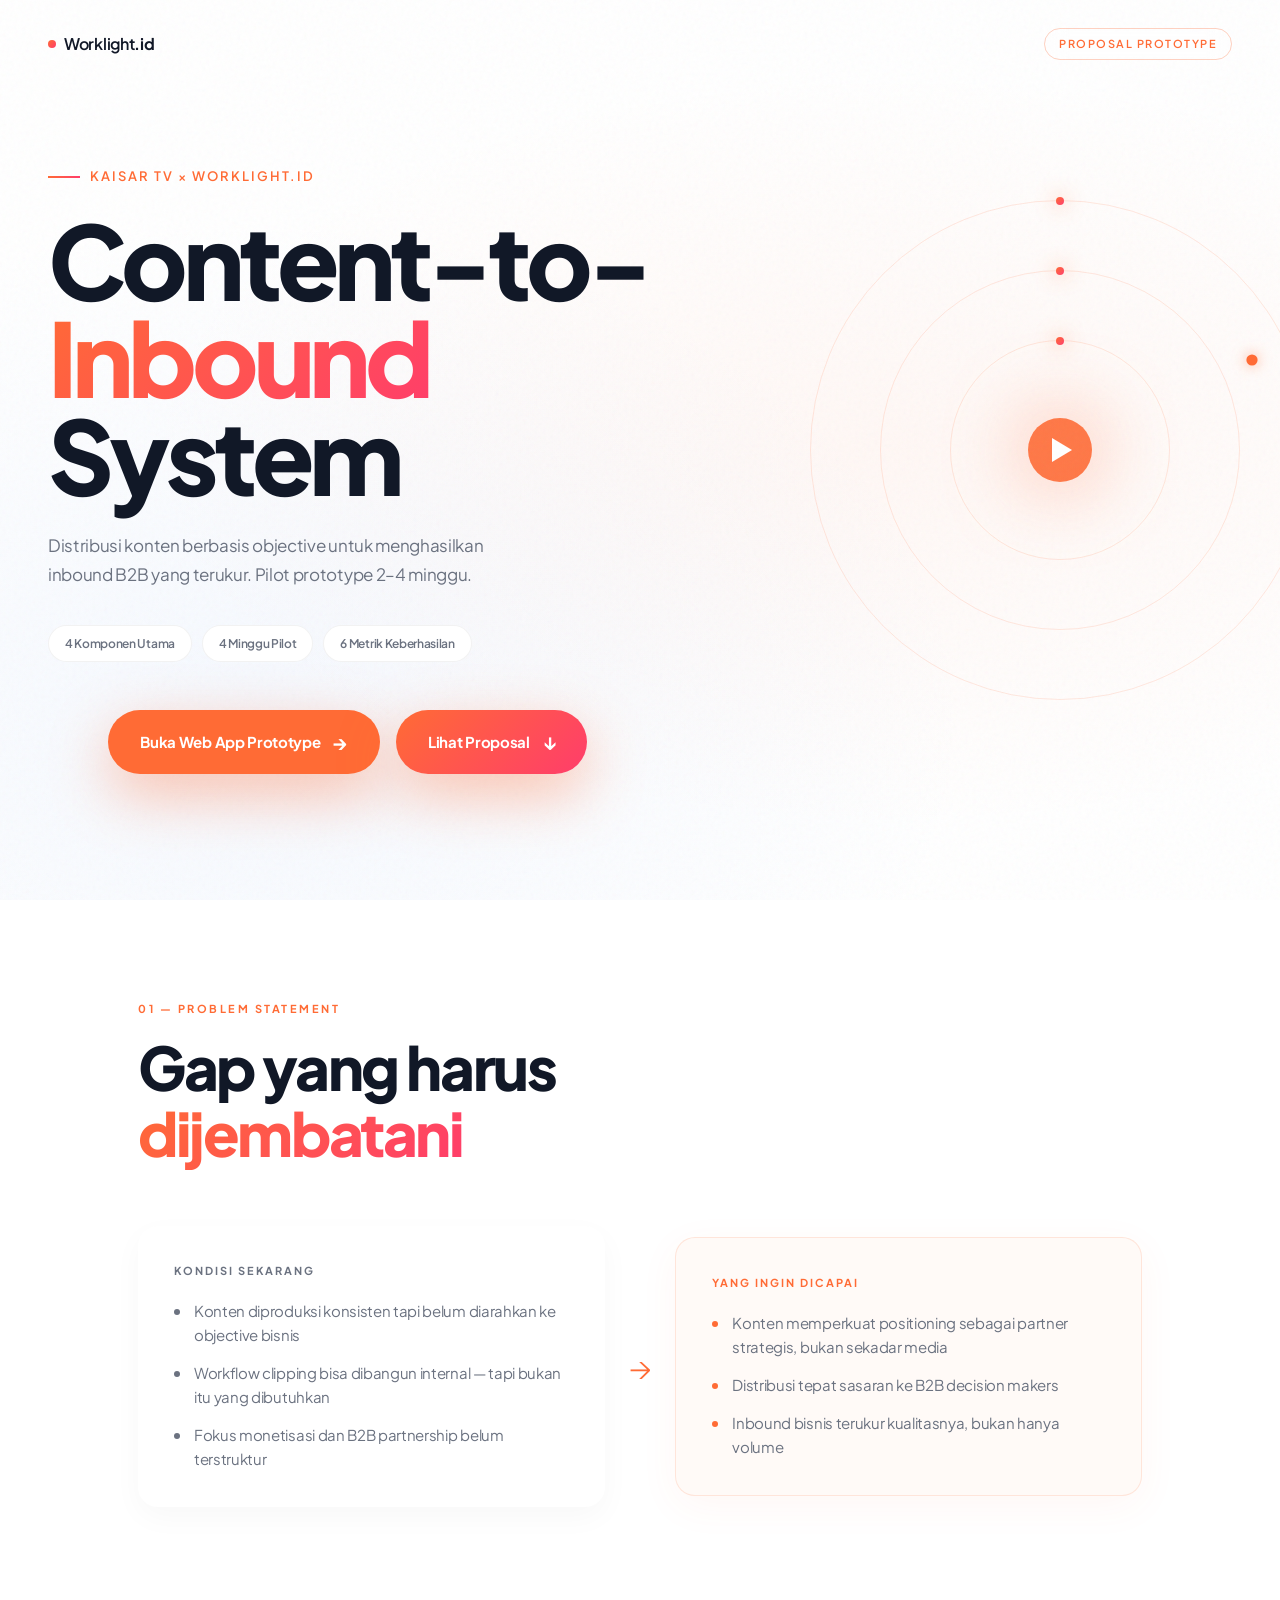
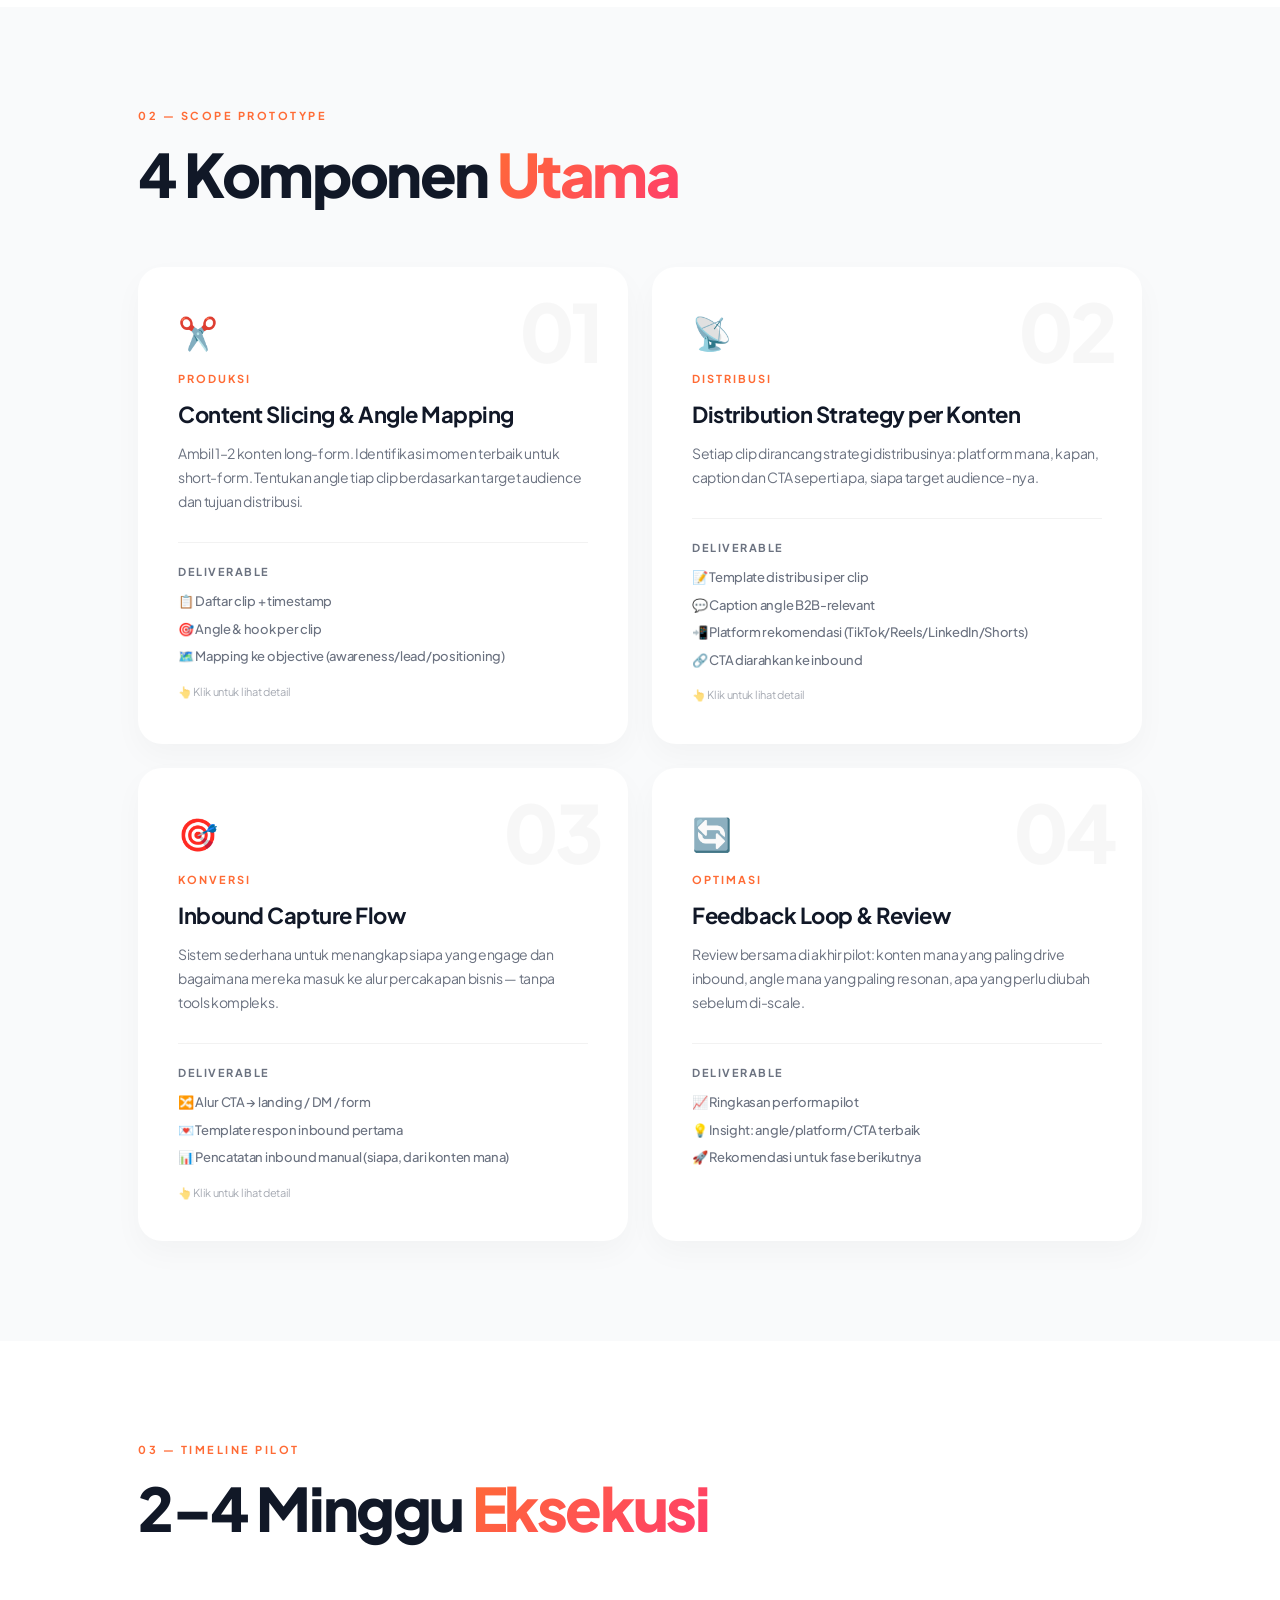
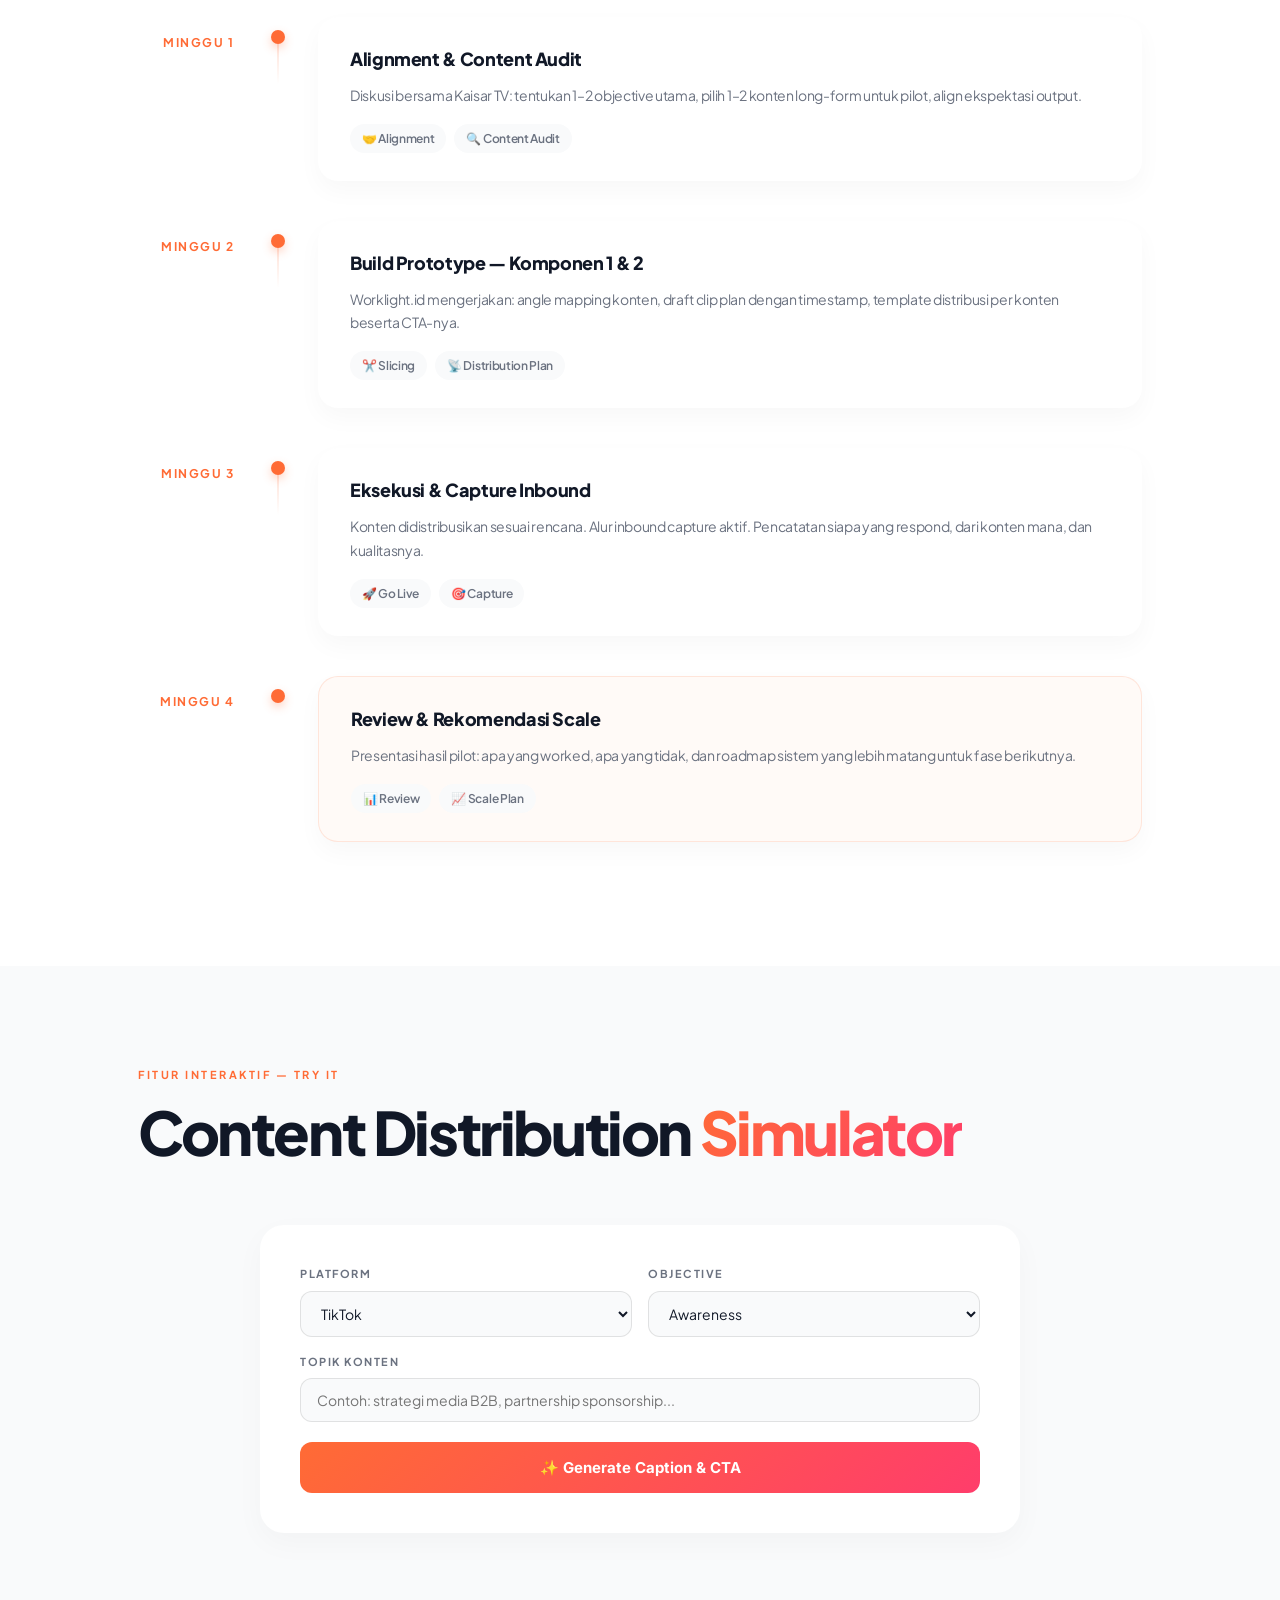
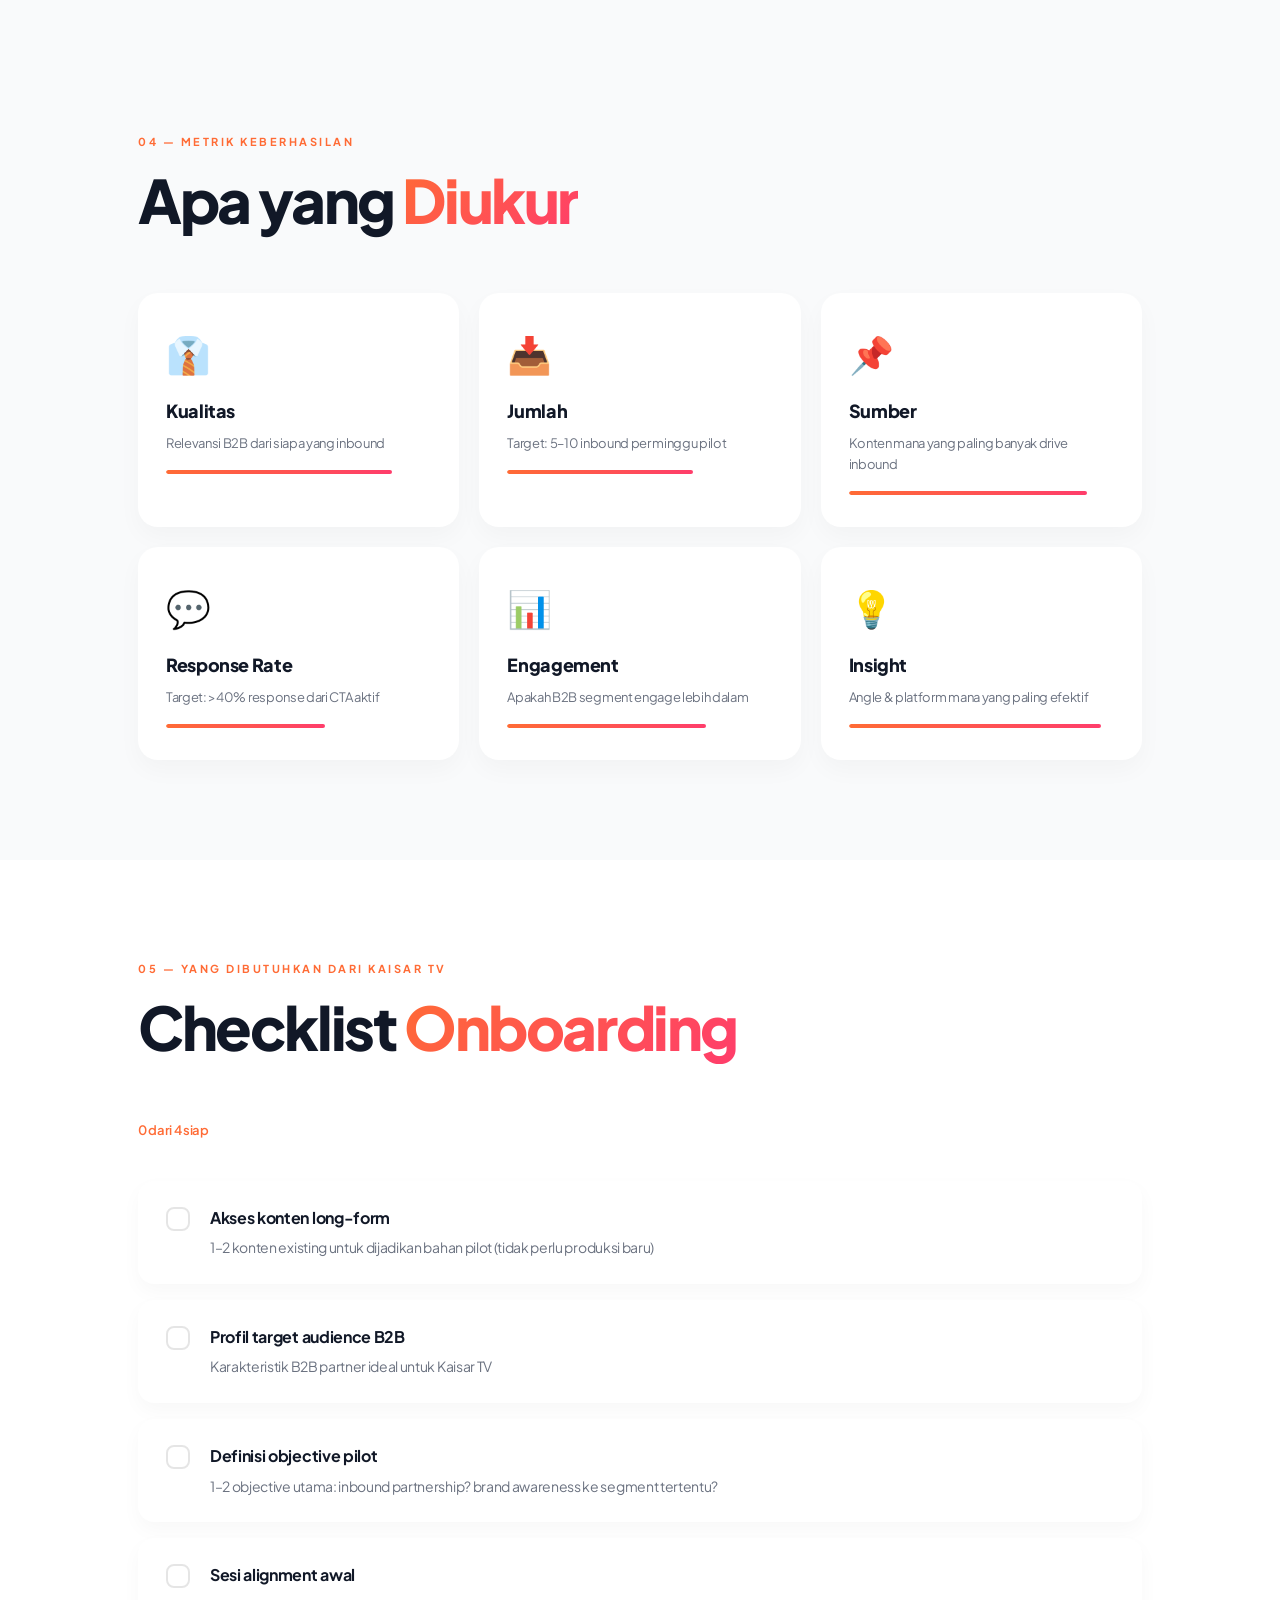
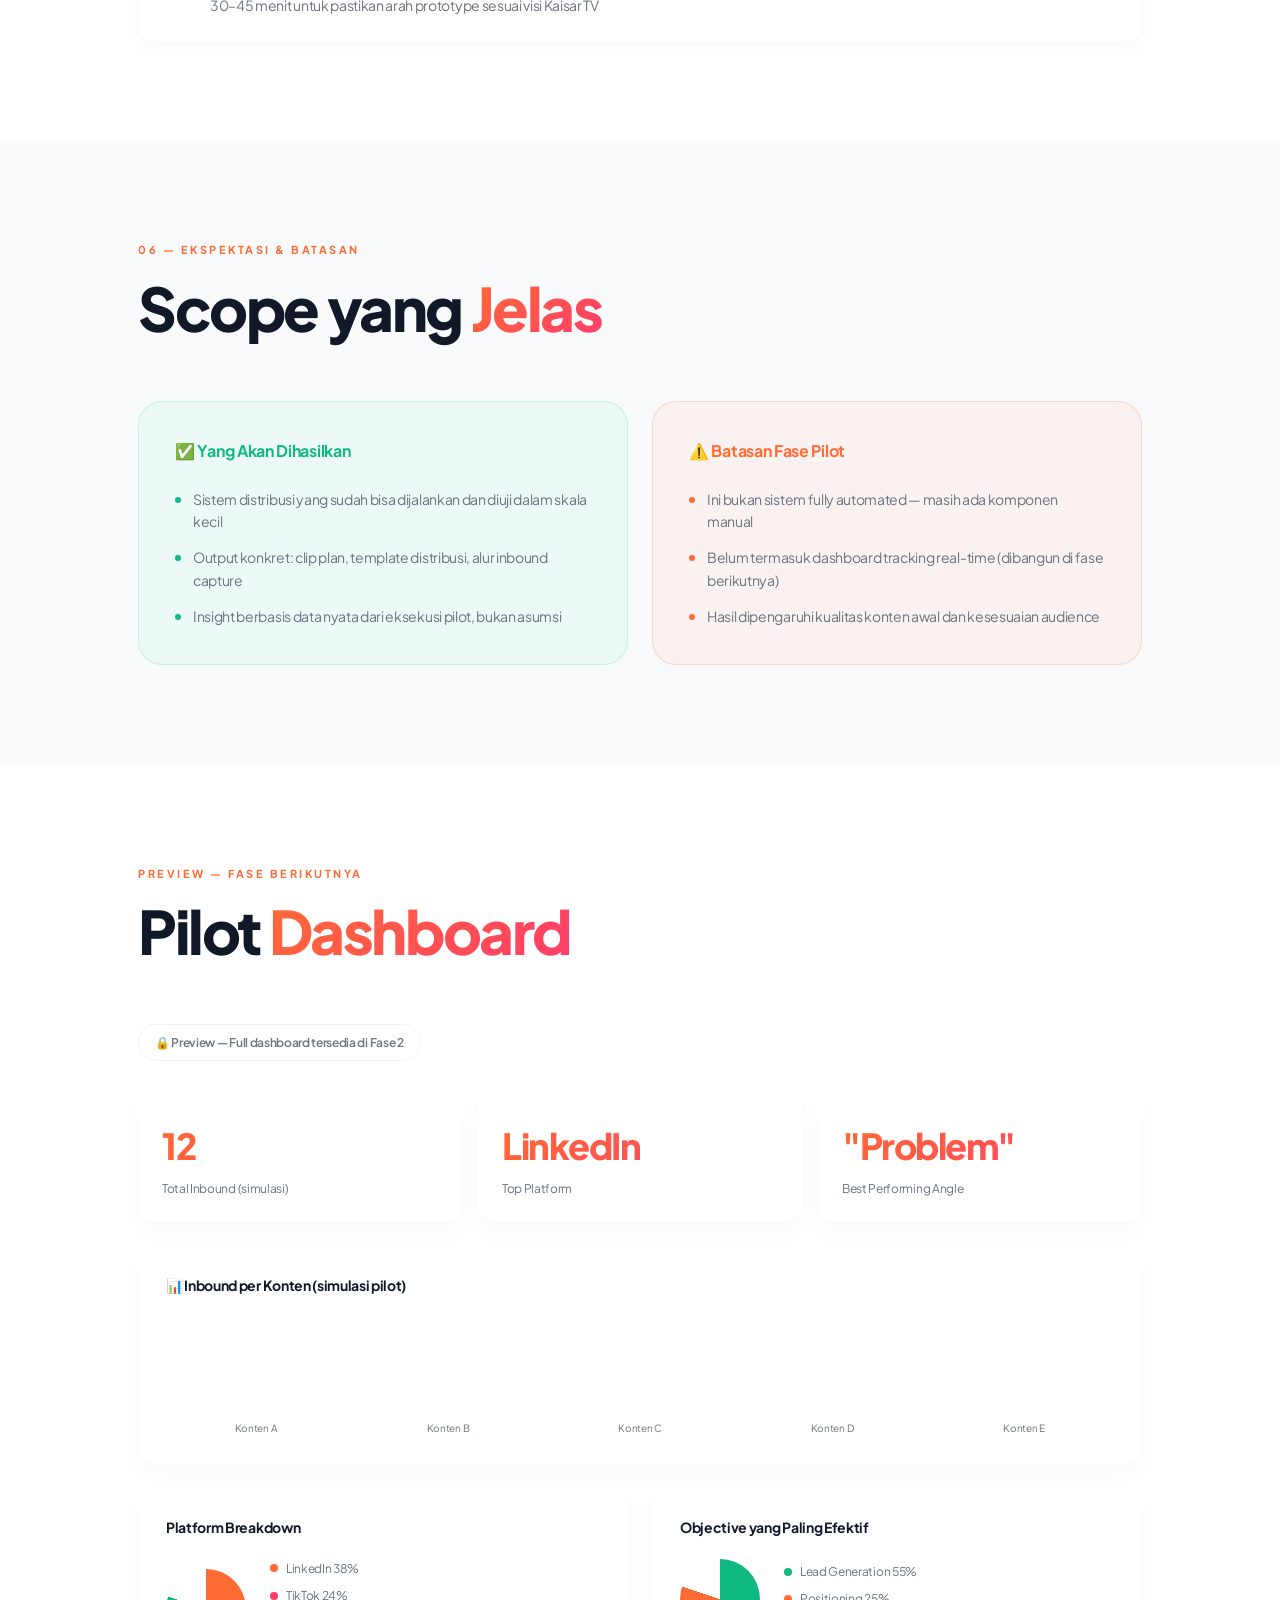
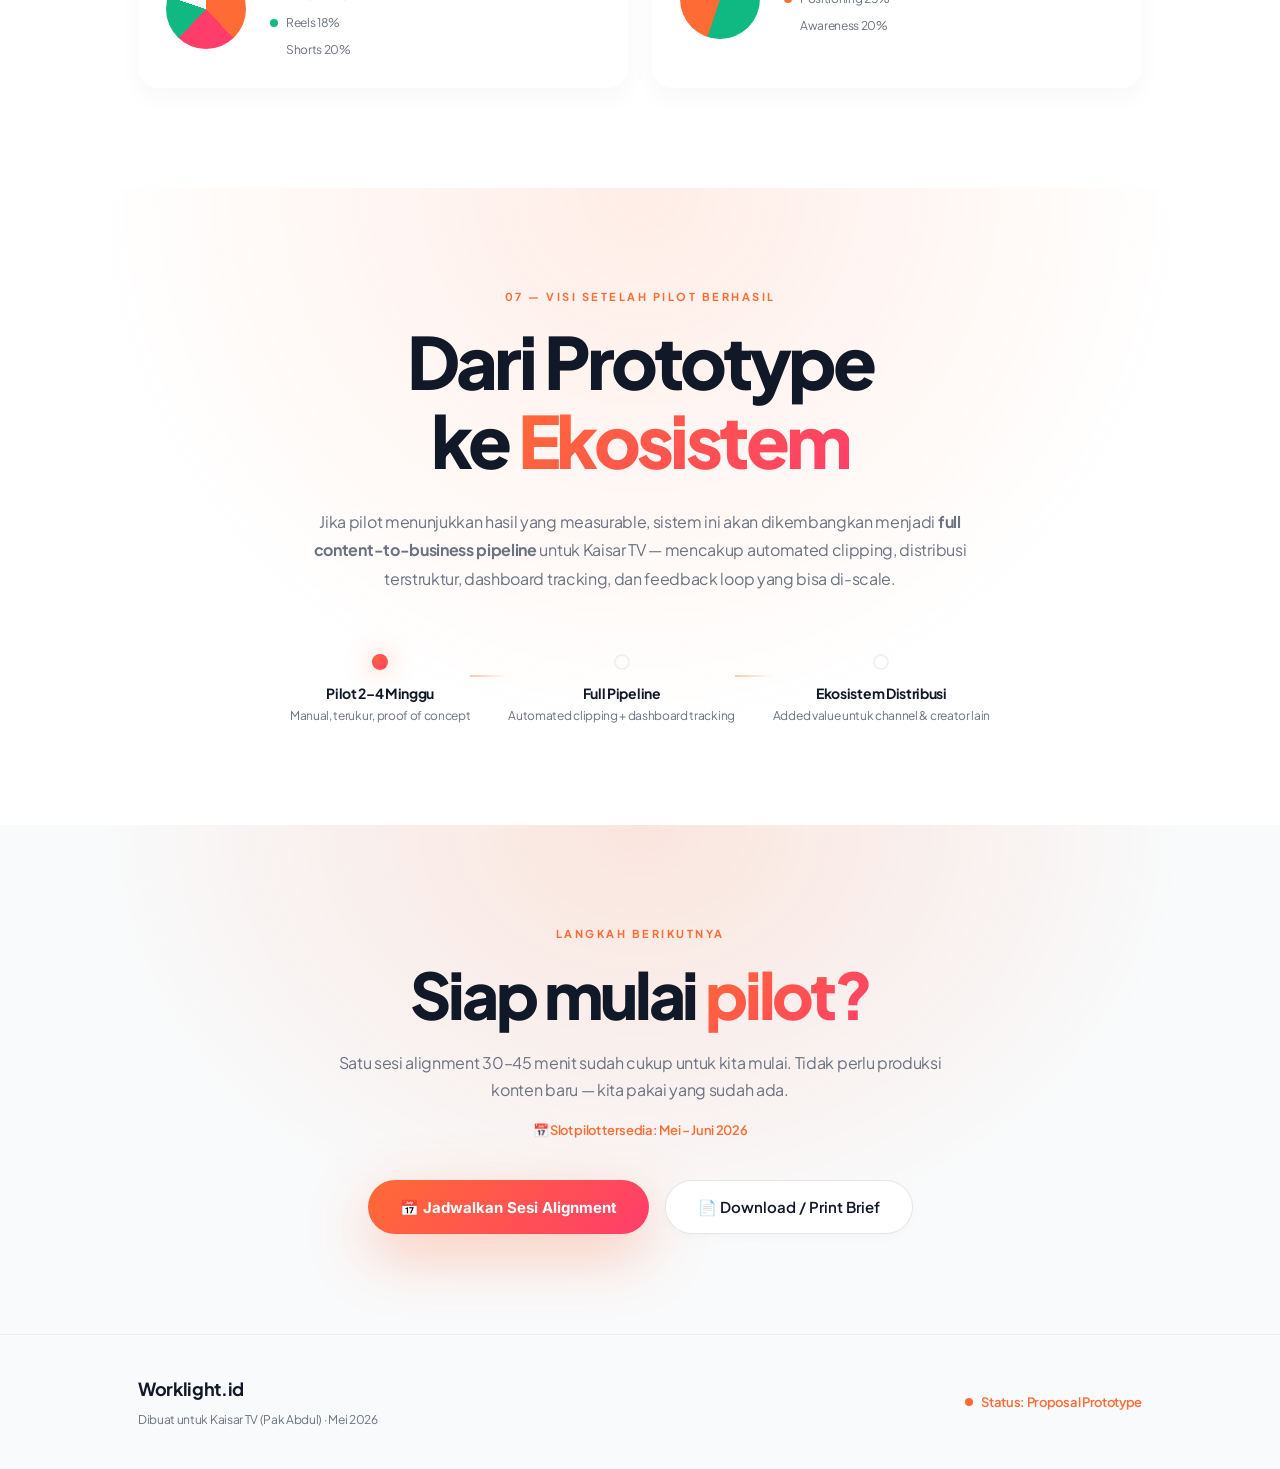
<file: index.html>
<!DOCTYPE html>
<html lang="id">
<head>
<meta charset="UTF-8"/>
<meta name="viewport" content="width=device-width, initial-scale=1.0"/>
<title>Content-to-Inbound System — Kaisar TV × Worklight.id</title>
<link rel="preconnect" href="https://fonts.googleapis.com"/>
<link href="https://fonts.googleapis.com/css2?family=Inter:wght@300;400;500;600;700;800;900&family=Syne:wght@700;800&display=swap" rel="stylesheet"/>
<link rel="stylesheet" href="style.css"/>
</head>
<body>
<div id="confetti-container"></div>

<!-- SECTION DOTS -->
<nav class="section-dots" aria-label="Section navigation">
  <button class="sdot" data-section="hero" title="Hero"></button>
  <button class="sdot" data-section="overview" title="Problem"></button>
  <button class="sdot" data-section="components" title="Komponen"></button>
  <button class="sdot" data-section="timeline" title="Timeline"></button>
  <button class="sdot" data-section="metrics" title="Metrik"></button>
  <button class="sdot" data-section="simulator" title="Simulator"></button>
  <button class="sdot" data-section="needs" title="Onboarding"></button>
  <button class="sdot" data-section="scope" title="Scope"></button>
  <button class="sdot" data-section="dashboard" title="Dashboard"></button>
  <button class="sdot" data-section="vision" title="Visi"></button>
  <button class="sdot" data-section="cta" title="CTA"></button>
</nav>
<!-- HERO -->
<section class="hero" id="hero">
  <div class="noise"></div>
  <nav class="nav">
    <div class="nav-logo">
      <span class="dot"></span>
      <span>Worklight<strong>.id</strong></span>
    </div>
    <div class="nav-badge">Proposal Prototype</div>
  </nav>
  <div class="hero-content">
    <div class="hero-tag">Kaisar TV × Worklight.id</div>
    <h1 class="hero-title">Content-to-<br/><span class="gradient-text">Inbound</span><br/>System</h1>
    <p class="hero-sub">Distribusi konten berbasis objective untuk menghasilkan inbound B2B yang terukur. Pilot prototype 2–4 minggu.</p>
    <div class="hero-chips">
      <span class="chip">4 Komponen Utama</span>
      <span class="chip">4 Minggu Pilot</span>
      <span class="chip">6 Metrik Keberhasilan</span>
    </div>
    <div style="display:flex;gap:16px;justify-content:center;margin-top:20px;flex-wrap:wrap">
      <a href="dashboard.html" class="cta-btn" style="background:var(--orange);color:var(--dark);border:none">Buka Web App Prototype <span>→</span></a>
      <a href="#overview" class="cta-btn">Lihat Proposal <span>↓</span></a>
    </div>
  </div>
  <div class="hero-visual">
    <div class="orbit-ring r1"><div class="orbit-dot"></div></div>
    <div class="orbit-ring r2"><div class="orbit-dot"></div></div>
    <div class="orbit-ring r3"><div class="orbit-dot"></div></div>
    <div class="center-glow">
      <svg width="64" height="64" viewBox="0 0 64 64" fill="none">
        <circle cx="32" cy="32" r="32" fill="url(#g1)" opacity="0.9"/>
        <path d="M24 20L44 32L24 44V20Z" fill="white"/>
        <defs>
          <linearGradient id="g1" x1="0" y1="0" x2="64" y2="64">
            <stop stop-color="#FF6B35"/>
            <stop offset="1" stop-color="#FF3D6B"/>
          </linearGradient>
        </defs>
      </svg>
    </div>
  </div>
</section>

<!-- PROBLEM -->
<section class="section" id="overview">
  <div class="container">
    <div class="section-label">01 — Problem Statement</div>
    <h2 class="section-title">Gap yang harus<br/><span class="gradient-text">dijembatani</span></h2>
    <div class="problem-grid">
      <div class="problem-card now">
        <div class="card-label">Kondisi Sekarang</div>
        <ul>
          <li>Konten diproduksi konsisten tapi belum diarahkan ke objective bisnis</li>
          <li>Workflow clipping bisa dibangun internal — tapi bukan itu yang dibutuhkan</li>
          <li>Fokus monetisasi dan B2B partnership belum terstruktur</li>
        </ul>
      </div>
      <div class="arrow-divider">→</div>
      <div class="problem-card goal">
        <div class="card-label">Yang Ingin Dicapai</div>
        <ul>
          <li>Konten memperkuat positioning sebagai partner strategis, bukan sekadar media</li>
          <li>Distribusi tepat sasaran ke B2B decision makers</li>
          <li>Inbound bisnis terukur kualitasnya, bukan hanya volume</li>
        </ul>
      </div>
    </div>
  </div>
</section>

<!-- 4 KOMPONEN -->
<section class="section dark-section" id="components">
  <div class="container">
    <div class="section-label">02 — Scope Prototype</div>
    <h2 class="section-title">4 Komponen <span class="gradient-text">Utama</span></h2>
    <div class="comp-grid">

      <div class="comp-card" data-num="01">
        <div class="comp-icon">✂️</div>
        <div class="comp-category">Produksi</div>
        <h3>Content Slicing &amp; Angle Mapping</h3>
        <p>Ambil 1–2 konten long-form. Identifikasi momen terbaik untuk short-form. Tentukan angle tiap clip berdasarkan target audience dan tujuan distribusi.</p>
        <div class="deliverables">
          <div class="deliv-label">Deliverable</div>
          <div class="deliv-list">
            <span>📋 Daftar clip + timestamp</span>
            <span>🎯 Angle &amp; hook per clip</span>
            <span>🗺️ Mapping ke objective (awareness/lead/positioning)</span>
          </div>
        </div>
        <div class="comp-expand">
          <div class="deliv-label">Contoh Clip Mapping Table</div>
          <table class="clip-table">
            <thead><tr><th>Timestamp</th><th>Angle</th><th>Platform</th><th>Objective</th></tr></thead>
            <tbody>
              <tr><td>00:02–01:15</td><td>"Problem yang sering diabaikan brand"</td><td>LinkedIn</td><td>Positioning</td></tr>
              <tr><td>04:30–05:45</td><td>"Insight data yang mengejutkan"</td><td>TikTok</td><td>Awareness</td></tr>
              <tr><td>12:00–13:20</td><td>"Solusi konkret untuk decision maker"</td><td>Reels</td><td>Lead</td></tr>
            </tbody>
          </table>
        </div>
        <div class="expand-hint">👆 Klik untuk lihat detail</div>
      </div>

      <div class="comp-card" data-num="02">
        <div class="comp-icon">📡</div>
        <div class="comp-category">Distribusi</div>
        <h3>Distribution Strategy per Konten</h3>
        <p>Setiap clip dirancang strategi distribusinya: platform mana, kapan, caption dan CTA seperti apa, siapa target audience-nya.</p>
        <div class="deliverables">
          <div class="deliv-label">Deliverable</div>
          <div class="deliv-list">
            <span>📝 Template distribusi per clip</span>
            <span>💬 Caption angle B2B-relevant</span>
            <span>📲 Platform rekomendasi (TikTok/Reels/LinkedIn/Shorts)</span>
            <span>🔗 CTA diarahkan ke inbound</span>
          </div>
        </div>
        <div class="comp-expand">
          <div class="deliv-label">Platform Rekomendasi</div>
          <div class="platform-badges">
            <span class="pbadge active">TikTok — Awareness</span>
            <span class="pbadge active">LinkedIn — Lead Gen</span>
            <span class="pbadge">Instagram Reels — Positioning</span>
            <span class="pbadge">YouTube Shorts — Awareness</span>
          </div>
          <div class="deliv-label" style="margin-top:16px">Jadwal Distribusi</div>
          <table class="clip-table">
            <thead><tr><th>Hari</th><th>Platform</th><th>Konten</th><th>CTA</th></tr></thead>
            <tbody>
              <tr><td>Senin</td><td>LinkedIn</td><td>Clip insight B2B</td><td>DM "PARTNER"</td></tr>
              <tr><td>Rabu</td><td>TikTok</td><td>Hook pendek 60s</td><td>Link bio</td></tr>
              <tr><td>Jumat</td><td>Reels</td><td>Behind-the-scenes angle</td><td>Komentar "INFO"</td></tr>
            </tbody>
          </table>
        </div>
        <div class="expand-hint">👆 Klik untuk lihat detail</div>
      </div>

      <div class="comp-card" data-num="03">
        <div class="comp-icon">🎯</div>
        <div class="comp-category">Konversi</div>
        <h3>Inbound Capture Flow</h3>
        <p>Sistem sederhana untuk menangkap siapa yang engage dan bagaimana mereka masuk ke alur percakapan bisnis — tanpa tools kompleks.</p>
        <div class="deliverables">
          <div class="deliv-label">Deliverable</div>
          <div class="deliv-list">
            <span>🔀 Alur CTA → landing / DM / form</span>
            <span>💌 Template respon inbound pertama</span>
            <span>📊 Pencatatan inbound manual (siapa, dari konten mana)</span>
          </div>
        </div>
        <div class="comp-expand">
          <div class="deliv-label">Alur Inbound Capture</div>
          <div class="flow-mini">
            <div class="flow-mini-step">Konten tayang di platform target</div>
            <div class="flow-mini-step">Viewer engage (like / comment / DM)</div>
            <div class="flow-mini-step">CTA aktif → DM langsung / link bio / form</div>
            <div class="flow-mini-step">Template respon pertama dikirim dalam 1 jam</div>
            <div class="flow-mini-step">Dicatat manual: nama, sumber konten, kualitas lead</div>
            <div class="flow-mini-step">Masuk pipeline percakapan B2B</div>
          </div>
        </div>
        <div class="expand-hint">👆 Klik untuk lihat detail</div>
      </div>

      <div class="comp-card" data-num="04">
        <div class="comp-icon">🔄</div>
        <div class="comp-category">Optimasi</div>
        <h3>Feedback Loop &amp; Review</h3>
        <p>Review bersama di akhir pilot: konten mana yang paling drive inbound, angle mana yang paling resonan, apa yang perlu diubah sebelum di-scale.</p>
        <div class="deliverables">
          <div class="deliv-label">Deliverable</div>
          <div class="deliv-list">
            <span>📈 Ringkasan performa pilot</span>
            <span>💡 Insight: angle/platform/CTA terbaik</span>
            <span>🚀 Rekomendasi untuk fase berikutnya</span>
          </div>
        </div>
      </div>

    </div>
  </div>
</section>

<!-- TIMELINE -->
<section class="section" id="timeline">
  <div class="container">
    <div class="section-label">03 — Timeline Pilot</div>
    <h2 class="section-title">2–4 Minggu <span class="gradient-text">Eksekusi</span></h2>
    <div class="timeline">
      <div class="tl-item">
        <div class="tl-week">Minggu 1</div>
        <div class="tl-connector"></div>
        <div class="tl-card">
          <div class="tl-title">Alignment &amp; Content Audit</div>
          <p>Diskusi bersama Kaisar TV: tentukan 1–2 objective utama, pilih 1–2 konten long-form untuk pilot, align ekspektasi output.</p>
          <div class="tl-tags"><span>🤝 Alignment</span><span>🔍 Content Audit</span></div>
        </div>
      </div>
      <div class="tl-item">
        <div class="tl-week">Minggu 2</div>
        <div class="tl-connector"></div>
        <div class="tl-card">
          <div class="tl-title">Build Prototype — Komponen 1 &amp; 2</div>
          <p>Worklight.id mengerjakan: angle mapping konten, draft clip plan dengan timestamp, template distribusi per konten beserta CTA-nya.</p>
          <div class="tl-tags"><span>✂️ Slicing</span><span>📡 Distribution Plan</span></div>
        </div>
      </div>
      <div class="tl-item">
        <div class="tl-week">Minggu 3</div>
        <div class="tl-connector"></div>
        <div class="tl-card">
          <div class="tl-title">Eksekusi &amp; Capture Inbound</div>
          <p>Konten didistribusikan sesuai rencana. Alur inbound capture aktif. Pencatatan siapa yang respond, dari konten mana, dan kualitasnya.</p>
          <div class="tl-tags"><span>🚀 Go Live</span><span>🎯 Capture</span></div>
        </div>
      </div>
      <div class="tl-item">
        <div class="tl-week">Minggu 4</div>
        <div class="tl-connector last"></div>
        <div class="tl-card highlight-card">
          <div class="tl-title">Review &amp; Rekomendasi Scale</div>
          <p>Presentasi hasil pilot: apa yang worked, apa yang tidak, dan roadmap sistem yang lebih matang untuk fase berikutnya.</p>
          <div class="tl-tags"><span>📊 Review</span><span>📈 Scale Plan</span></div>
        </div>
      </div>
    </div>
  </div>
</section>

<!-- SIMULATOR -->
<section class="section sim-section" id="simulator">
  <div class="container">
    <div class="section-label">Fitur Interaktif — Try It</div>
    <h2 class="section-title">Content Distribution <span class="gradient-text">Simulator</span></h2>
    <div class="sim-card">
      <div class="sim-fields">
        <div class="sim-field">
          <label for="sim-platform">Platform</label>
          <select id="sim-platform">
            <option value="tiktok">TikTok</option>
            <option value="linkedin">LinkedIn</option>
            <option value="reels">Instagram Reels</option>
            <option value="shorts">YouTube Shorts</option>
          </select>
        </div>
        <div class="sim-field">
          <label for="sim-objective">Objective</label>
          <select id="sim-objective">
            <option value="awareness">Awareness</option>
            <option value="lead">Lead Generation</option>
            <option value="positioning">Positioning</option>
          </select>
        </div>
      </div>
      <div class="sim-topic-row">
        <label for="sim-topic">Topik Konten</label>
        <input id="sim-topic" type="text" placeholder="Contoh: strategi media B2B, partnership sponsorship..." />
      </div>
      <button class="sim-generate-btn" id="sim-generate">✨ Generate Caption &amp; CTA</button>
      <div class="sim-result" id="sim-result">
        <div class="out-row"><div class="out-label">Hook</div><div class="out-text" id="out-hook"></div></div>
        <div class="out-row"><div class="out-label">Caption</div><div class="out-text caption" id="out-caption"></div></div>
        <div class="out-row"><div class="out-label">CTA</div><div class="out-text" id="out-cta"></div></div>
        <div class="out-row"><div class="out-label">Hashtag</div><div class="out-text" id="out-hashtag"></div></div>
        <div class="sim-actions"><button class="sim-copy-btn" id="sim-copy">📋 Copy Caption</button></div>
      </div>
    </div>
  </div>
</section>

<!-- METRICS -->
<section class="section dark-section" id="metrics">
  <div class="container">
    <div class="section-label">04 — Metrik Keberhasilan</div>
    <h2 class="section-title">Apa yang <span class="gradient-text">Diukur</span></h2>
    <div class="metrics-grid">
      <div class="metric-card">
        <div class="metric-icon">👔</div>
        <div class="metric-name">Kualitas</div>
        <div class="metric-desc">Relevansi B2B dari siapa yang inbound</div>
        <div class="mbar-track"><div class="mbar-fill" data-val="85"></div></div>
      </div>
      <div class="metric-card">
        <div class="metric-icon">📥</div>
        <div class="metric-name">Jumlah</div>
        <div class="metric-desc">Target: 5–10 inbound per minggu pilot</div>
        <div class="mbar-track"><div class="mbar-fill" data-val="70"></div></div>
      </div>
      <div class="metric-card">
        <div class="metric-icon">📌</div>
        <div class="metric-name">Sumber</div>
        <div class="metric-desc">Konten mana yang paling banyak drive inbound</div>
        <div class="mbar-track"><div class="mbar-fill" data-val="90"></div></div>
      </div>
      <div class="metric-card">
        <div class="metric-icon">💬</div>
        <div class="metric-name">Response Rate</div>
        <div class="metric-desc">Target: &gt;40% response dari CTA aktif</div>
        <div class="mbar-track"><div class="mbar-fill" data-val="60"></div></div>
      </div>
      <div class="metric-card">
        <div class="metric-icon">📊</div>
        <div class="metric-name">Engagement</div>
        <div class="metric-desc">Apakah B2B segment engage lebih dalam</div>
        <div class="mbar-track"><div class="mbar-fill" data-val="75"></div></div>
      </div>
      <div class="metric-card">
        <div class="metric-icon">💡</div>
        <div class="metric-name">Insight</div>
        <div class="metric-desc">Angle &amp; platform mana yang paling efektif</div>
        <div class="mbar-track"><div class="mbar-fill" data-val="95"></div></div>
      </div>
    </div>
  </div>
</section>

<!-- YANG DIBUTUHKAN -->
<section class="section" id="needs">
  <div class="container">
    <div class="section-label">05 — Yang Dibutuhkan dari Kaisar TV</div>
    <h2 class="section-title">Checklist <span class="gradient-text">Onboarding</span></h2>
    <div class="check-progress-wrap">
      <div class="check-progress-header"><span id="check-progress-label">0 dari 4 siap</span></div>
      <div class="progress-track"><div class="progress-fill" id="check-progress-bar"></div></div>
    </div>
    <div class="checklist">
      <div class="check-item">
        <div class="check-box" id="c1" onclick="toggleCheck('c1')"></div>
        <div class="check-text">
          <strong>Akses konten long-form</strong>
          <span>1–2 konten existing untuk dijadikan bahan pilot (tidak perlu produksi baru)</span>
        </div>
      </div>
      <div class="check-item">
        <div class="check-box" id="c2" onclick="toggleCheck('c2')"></div>
        <div class="check-text">
          <strong>Profil target audience B2B</strong>
          <span>Karakteristik B2B partner ideal untuk Kaisar TV</span>
        </div>
      </div>
      <div class="check-item">
        <div class="check-box" id="c3" onclick="toggleCheck('c3')"></div>
        <div class="check-text">
          <strong>Definisi objective pilot</strong>
          <span>1–2 objective utama: inbound partnership? brand awareness ke segment tertentu?</span>
        </div>
      </div>
      <div class="check-item">
        <div class="check-box" id="c4" onclick="toggleCheck('c4')"></div>
        <div class="check-text">
          <strong>Sesi alignment awal</strong>
          <span>30–45 menit untuk pastikan arah prototype sesuai visi Kaisar TV</span>
        </div>
      </div>
    </div>
  </div>
</section>

<!-- EKSPEKTASI & BATASAN -->
<section class="section dark-section" id="scope">
  <div class="container">
    <div class="section-label">06 — Ekspektasi &amp; Batasan</div>
    <h2 class="section-title">Scope yang <span class="gradient-text">Jelas</span></h2>
    <div class="scope-grid">
      <div class="scope-card green">
        <div class="scope-header">✅ Yang Akan Dihasilkan</div>
        <ul>
          <li>Sistem distribusi yang sudah bisa dijalankan dan diuji dalam skala kecil</li>
          <li>Output konkret: clip plan, template distribusi, alur inbound capture</li>
          <li>Insight berbasis data nyata dari eksekusi pilot, bukan asumsi</li>
        </ul>
      </div>
      <div class="scope-card orange">
        <div class="scope-header">⚠️ Batasan Fase Pilot</div>
        <ul>
          <li>Ini bukan sistem fully automated — masih ada komponen manual</li>
          <li>Belum termasuk dashboard tracking real-time (dibangun di fase berikutnya)</li>
          <li>Hasil dipengaruhi kualitas konten awal dan kesesuaian audience</li>
        </ul>
      </div>
    </div>
  </div>
</section>

<!-- DASHBOARD MOCKUP -->
<section class="section dash-section" id="dashboard">
  <div class="container">
    <div class="section-label">Preview — Fase Berikutnya</div>
    <h2 class="section-title">Pilot <span class="gradient-text">Dashboard</span></h2>
    <div class="dash-preview-label">🔒 Preview — Full dashboard tersedia di Fase 2</div>
    <div class="dash-grid">
      <div class="dash-card"><div class="dash-kpi-val">12</div><div class="dash-kpi-label">Total Inbound (simulasi)</div></div>
      <div class="dash-card"><div class="dash-kpi-val">LinkedIn</div><div class="dash-kpi-label">Top Platform</div></div>
      <div class="dash-card"><div class="dash-kpi-val">"Problem"</div><div class="dash-kpi-label">Best Performing Angle</div></div>
    </div>
    <div class="dash-chart-card">
      <div class="dash-chart-title">📊 Inbound per Konten (simulasi pilot)</div>
      <div class="bar-chart">
        <div class="bar-item"><div class="bar-fill" style="height:80%"></div><div class="bar-label">Konten A</div></div>
        <div class="bar-item"><div class="bar-fill" style="height:45%"></div><div class="bar-label">Konten B</div></div>
        <div class="bar-item"><div class="bar-fill" style="height:65%"></div><div class="bar-label">Konten C</div></div>
        <div class="bar-item"><div class="bar-fill" style="height:30%"></div><div class="bar-label">Konten D</div></div>
        <div class="bar-item"><div class="bar-fill" style="height:90%"></div><div class="bar-label">Konten E</div></div>
      </div>
    </div>
    <div class="platform-donut-row">
      <div class="donut-card">
        <div class="dash-chart-title">Platform Breakdown</div>
        <div class="donut-wrap">
          <div class="donut"></div>
          <div class="donut-legend">
            <div class="dl-item"><div class="dl-dot" style="background:var(--orange)"></div>LinkedIn 38%</div>
            <div class="dl-item"><div class="dl-dot" style="background:var(--red)"></div>TikTok 24%</div>
            <div class="dl-item"><div class="dl-dot" style="background:var(--green)"></div>Reels 18%</div>
            <div class="dl-item"><div class="dl-dot" style="background:rgba(255,255,255,0.2)"></div>Shorts 20%</div>
          </div>
        </div>
      </div>
      <div class="donut-card">
        <div class="dash-chart-title">Objective yang Paling Efektif</div>
        <div class="donut-wrap">
          <div class="donut" style="background:conic-gradient(var(--green) 0% 55%,var(--orange) 55% 80%,rgba(255,255,255,0.1) 80% 100%)"></div>
          <div class="donut-legend">
            <div class="dl-item"><div class="dl-dot" style="background:var(--green)"></div>Lead Generation 55%</div>
            <div class="dl-item"><div class="dl-dot" style="background:var(--orange)"></div>Positioning 25%</div>
            <div class="dl-item"><div class="dl-dot" style="background:rgba(255,255,255,0.2)"></div>Awareness 20%</div>
          </div>
        </div>
      </div>
    </div>
  </div>
</section>

<!-- VISI -->
<section class="section vision-section" id="vision">
  <div class="container">
    <div class="section-label">07 — Visi Setelah Pilot Berhasil</div>
    <div class="vision-content">
      <h2 class="vision-title">Dari Prototype<br/>ke <span class="gradient-text">Ekosistem</span></h2>
      <p class="vision-desc">Jika pilot menunjukkan hasil yang measurable, sistem ini akan dikembangkan menjadi <strong>full content-to-business pipeline</strong> untuk Kaisar TV — mencakup automated clipping, distribusi terstruktur, dashboard tracking, dan feedback loop yang bisa di-scale.</p>
      <div class="vision-roadmap">
        <div class="rm-step active">
          <div class="rm-dot"></div>
          <div class="rm-label">Pilot 2–4 Minggu</div>
          <div class="rm-sub">Manual, terukur, proof of concept</div>
        </div>
        <div class="rm-line"></div>
        <div class="rm-step">
          <div class="rm-dot"></div>
          <div class="rm-label">Full Pipeline</div>
          <div class="rm-sub">Automated clipping + dashboard tracking</div>
        </div>
        <div class="rm-line"></div>
        <div class="rm-step">
          <div class="rm-dot"></div>
          <div class="rm-label">Ekosistem Distribusi</div>
          <div class="rm-sub">Added value untuk channel &amp; creator lain</div>
        </div>
      </div>
    </div>
  </div>
</section>

<!-- CTA CLOSING -->
<section class="section cta-section" id="cta">
  <div class="container">
    <div class="cta-closing">
      <div class="section-label">Langkah Berikutnya</div>
      <h2 class="cta-headline">Siap mulai <span class="gradient-text">pilot?</span></h2>
      <p class="cta-sub">Satu sesi alignment 30–45 menit sudah cukup untuk kita mulai. Tidak perlu produksi konten baru — kita pakai yang sudah ada.</p>
      <div class="cta-slot">📅 Slot pilot tersedia: Mei – Juni 2026</div>
      <div class="cta-buttons">
        <button class="cta-btn-primary" id="open-modal">📅 Jadwalkan Sesi Alignment</button>
        <button class="cta-btn-secondary" onclick="window.print()">📄 Download / Print Brief</button>
      </div>
    </div>
  </div>
</section>

<!-- MODAL -->
<div class="modal-overlay" id="align-modal">
  <div class="modal-box">
    <button class="modal-close" id="close-modal">✕</button>
    <div class="modal-title">Jadwalkan Sesi Alignment</div>
    <div class="modal-sub">30–45 menit. Isi form di bawah dan kami akan hubungi via WhatsApp.</div>
    <div class="modal-field"><label for="modal-name">Nama</label><input id="modal-name" type="text" placeholder="Nama kamu" /></div>
    <div class="modal-field"><label for="modal-wa">Nomor WhatsApp</label><input id="modal-wa" type="text" placeholder="08xxxxxxxxxx" /></div>
    <div class="modal-field">
      <label for="modal-time">Preferensi Waktu</label>
      <select id="modal-time">
        <option>Weekday pagi (09.00–12.00)</option>
        <option>Weekday siang (13.00–17.00)</option>
        <option>Weekday malam (19.00–21.00)</option>
        <option>Weekend fleksibel</option>
      </select>
    </div>
    <button class="modal-submit-btn" id="modal-submit">📲 Kirim via WhatsApp</button>
  </div>
</div>

<!-- FOOTER -->
<footer class="footer">
  <div class="container">
    <div class="footer-inner">
      <div>
        <div class="footer-logo">Worklight<strong>.id</strong></div>
        <div class="footer-sub">Dibuat untuk Kaisar TV (Pak Abdul) · Mei 2026</div>
      </div>
      <div class="footer-status">
        <div class="status-dot"></div>
        <span>Status: Proposal Prototype</span>
      </div>
    </div>
  </div>
</footer>

<script src="app.js"></script>
</body>
</html>
</file>
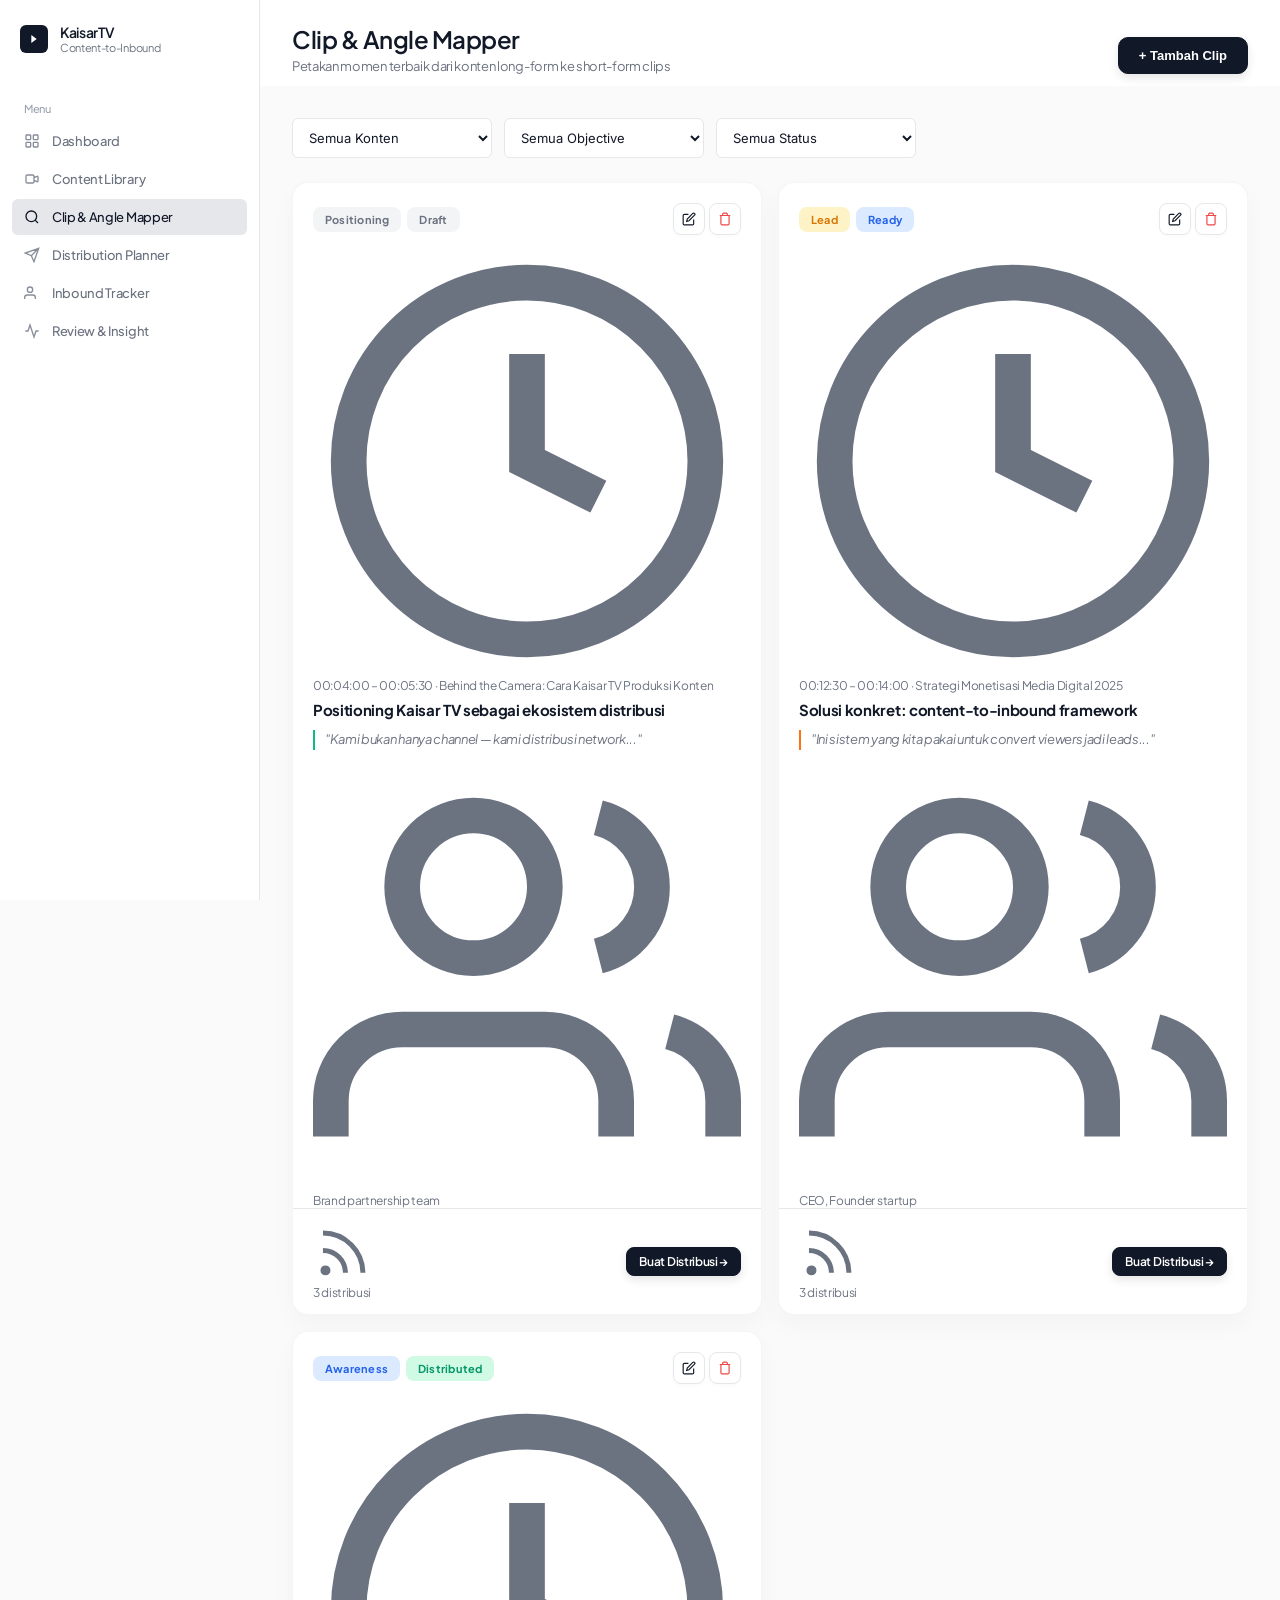
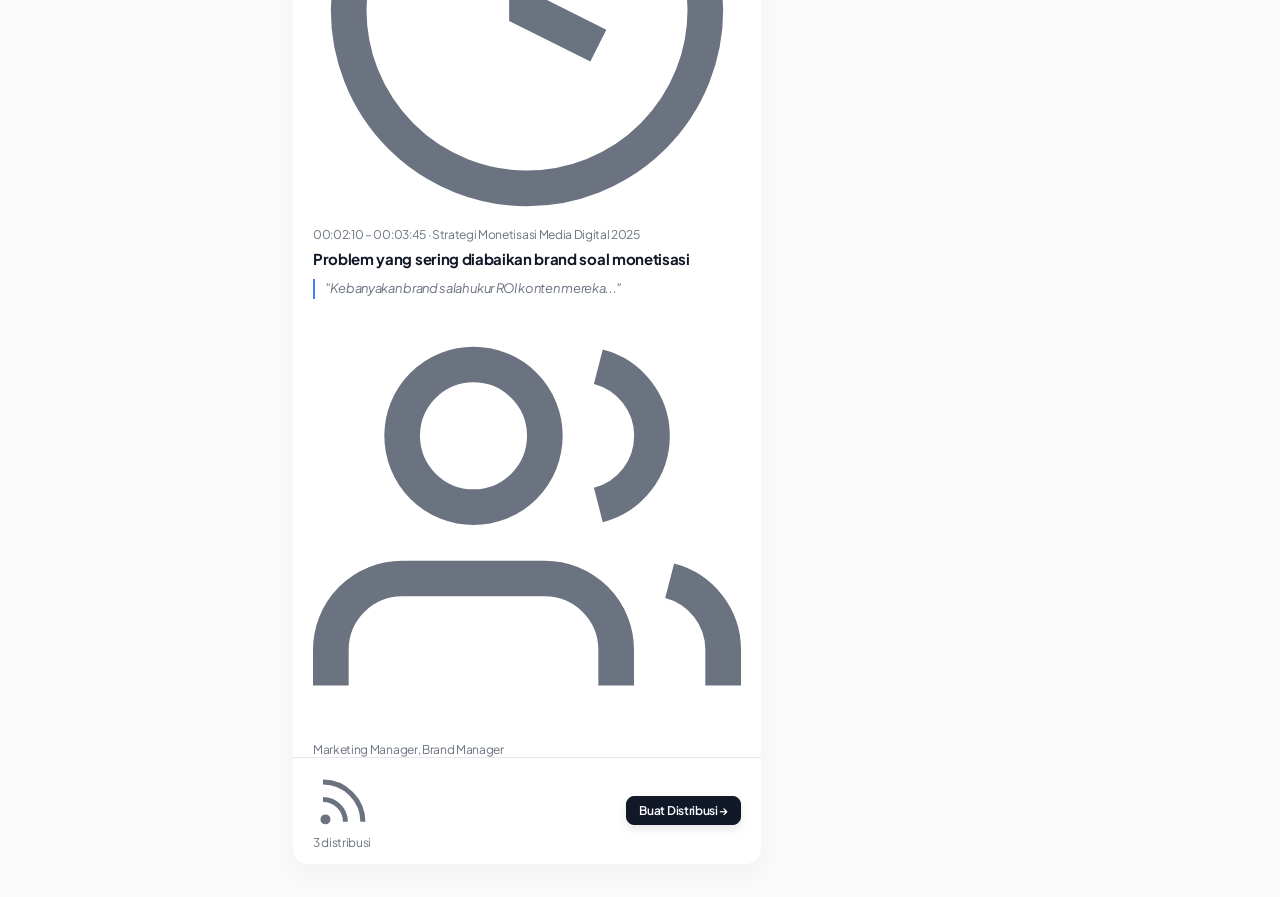
<file: clips.html>
<!DOCTYPE html>
<html lang="id">
<head>
<meta charset="UTF-8"/><meta name="viewport" content="width=device-width, initial-scale=1.0"/>
<title>Clip & Angle Mapper — KaisarTV</title>
<link rel="preconnect" href="https://fonts.googleapis.com"/>
<link href="https://fonts.googleapis.com/css2?family=Inter:wght@400;500;600;700;800&display=swap" rel="stylesheet"/>
<link rel="stylesheet" href="app-style.css"/>
</head>
<body>
<aside class="sidebar" id="sidebar">
  <div class="sidebar-logo">
    <div class="logo-icon"><svg viewBox="0 0 24 24" fill="none"><path d="M8 6L16 12L8 18V6Z" fill="white"/></svg></div>
    <div class="logo-text">KaisarTV<span>Content-to-Inbound</span></div>
  </div>
  <nav class="sidebar-nav">
    <div class="nav-section-label">Menu</div>
    <a class="nav-item" href="dashboard.html"><svg class="nav-icon" viewBox="0 0 24 24" fill="none" stroke="currentColor" stroke-width="2"><rect x="3" y="3" width="7" height="7" rx="1"/><rect x="14" y="3" width="7" height="7" rx="1"/><rect x="3" y="14" width="7" height="7" rx="1"/><rect x="14" y="14" width="7" height="7" rx="1"/></svg>Dashboard</a>
    <a class="nav-item" href="content.html"><svg class="nav-icon" viewBox="0 0 24 24" fill="none" stroke="currentColor" stroke-width="2"><path d="M15 10l4.553-2.069A1 1 0 0121 8.82V15.18a1 1 0 01-1.447.89L15 14M3 8a2 2 0 012-2h8a2 2 0 012 2v8a2 2 0 01-2 2H5a2 2 0 01-2-2V8z"/></svg>Content Library</a>
    <a class="nav-item active" href="clips.html"><svg class="nav-icon" viewBox="0 0 24 24" fill="none" stroke="currentColor" stroke-width="2"><circle cx="11" cy="11" r="8"/><path d="M21 21l-4.35-4.35"/></svg>Clip & Angle Mapper</a>
    <a class="nav-item" href="distribution.html"><svg class="nav-icon" viewBox="0 0 24 24" fill="none" stroke="currentColor" stroke-width="2"><path d="M22 2L11 13M22 2L15 22l-4-9-9-4 20-7z"/></svg>Distribution Planner</a>
    <a class="nav-item" href="inbound.html"><svg class="nav-icon" viewBox="0 0 24 24" fill="none" stroke="currentColor" stroke-width="2"><path d="M17 21v-2a4 4 0 00-4-4H5a4 4 0 00-4 4v2"/><circle cx="9" cy="7" r="4"/></svg>Inbound Tracker</a>
    <a class="nav-item" href="review.html"><svg class="nav-icon" viewBox="0 0 24 24" fill="none" stroke="currentColor" stroke-width="2"><polyline points="22 12 18 12 15 21 9 3 6 12 2 12"/></svg>Review & Insight</a>
  </nav>

</aside>

<div class="main">
  <div class="topbar">
    <div class="topbar-left"><h1>Clip & Angle Mapper</h1><p>Petakan momen terbaik dari konten long-form ke short-form clips</p></div>
    <div class="topbar-right">
      <button class="btn btn-primary" onclick="openModal()">+ Tambah Clip</button>
      <div class="mobile-toggle" onclick="document.getElementById('sidebar').classList.toggle('open')"><svg viewBox="0 0 24 24" fill="none" stroke="currentColor" stroke-width="2"><line x1="3" y1="12" x2="21" y2="12"></line><line x1="3" y1="6" x2="21" y2="6"></line><line x1="3" y1="18" x2="21" y2="18"></line></svg></div>
    </div>
  </div>
  <div class="page-content">
    <div class="filter-row mb-20">
      <select id="filter-content" onchange="render()">
        <option value="">Semua Konten</option>
      </select>
      <select id="filter-objective" onchange="render()">
        <option value="">Semua Objective</option>
        <option value="awareness">Awareness</option>
        <option value="lead">Lead Generation</option>
        <option value="positioning">Positioning</option>
      </select>
      <select id="filter-status" onchange="render()">
        <option value="">Semua Status</option>
        <option value="draft">Draft</option>
        <option value="ready">Ready</option>
        <option value="distributed">Distributed</option>
      </select>
    </div>
    <div id="clips-grid" style="display:grid;grid-template-columns:repeat(auto-fill,minmax(340px,1fr));gap:16px"></div>
    <div id="empty-clips" style="display:none"><div class="empty-state"><div class="empty-icon"><svg class="icon-sm" viewBox="0 0 24 24" fill="none" stroke="currentColor" stroke-width="2"><circle cx="6" cy="6" r="3"></circle><circle cx="6" cy="18" r="3"></circle><line x1="20" y1="4" x2="8.12" y2="15.88"></line><line x1="14.47" y1="14.48" x2="20" y2="20"></line><line x1="8.12" y1="8.12" x2="12" y2="12"></line></svg></div><div class="empty-title">Belum ada clip</div><div class="empty-sub">Pilih konten dan tambahkan clip pertama</div><button class="btn btn-primary" onclick="openModal()">+ Tambah Clip</button></div></div>
  </div>
</div>

<!-- MODAL -->
<div class="modal-overlay" id="modal">
  <div class="modal">
    <button class="modal-close-btn" onclick="closeModal()"><svg viewBox="0 0 24 24" fill="none" stroke="currentColor" stroke-width="2"><line x1="18" y1="6" x2="6" y2="18"></line><line x1="6" y1="6" x2="18" y2="18"></line></svg></button>
    <div class="modal-title" id="modal-title">Tambah Clip</div>
    <div class="modal-sub">Petakan momen terbaik dari konten long-form</div>
    <input type="hidden" id="edit-id"/>
    <div class="form-grid">
      <div class="form-group span2">
        <label>Pilih Konten</label>
        <select id="f-content"><option value="">-- Pilih Konten --</option></select>
      </div>
      <div class="form-group">
        <label>Timestamp Mulai</label>
        <input type="text" id="f-ts-start" placeholder="00:02:10"/>
      </div>
      <div class="form-group">
        <label>Timestamp Selesai</label>
        <input type="text" id="f-ts-end" placeholder="00:03:45"/>
      </div>
      <div class="form-group span2">
        <label>Angle / Judul Clip</label>
        <input type="text" id="f-angle" placeholder="Contoh: Problem yang sering diabaikan brand soal monetisasi"/>
      </div>
      <div class="form-group span2">
        <label>Hook Opening</label>
        <textarea id="f-hook" placeholder='"Kebanyakan brand salah ukur ROI konten mereka..."'></textarea>
      </div>
      <div class="form-group">
        <label>Objective</label>
        <select id="f-objective">
          <option value="awareness">Awareness</option>
          <option value="lead">Lead Generation</option>
          <option value="positioning">Positioning</option>
        </select>
      </div>
      <div class="form-group">
        <label>Status</label>
        <select id="f-status">
          <option value="draft">Draft</option>
          <option value="ready">Ready</option>
          <option value="distributed">Distributed</option>
        </select>
      </div>
      <div class="form-group span2">
        <label>Target Audience</label>
        <input type="text" id="f-audience" placeholder="Contoh: Marketing Manager, CEO startup, Brand partnership team"/>
      </div>
    </div>
    <div class="form-actions">
      <button class="btn btn-ghost" onclick="closeModal()">Batal</button>
      <button class="btn btn-primary" onclick="saveClip()">Simpan</button>
    </div>
  </div>
</div>

<div class="toast-wrap" id="toast-wrap"></div>

<script src="db.js"></script>
<script>
DB.seed();

const objColors = { awareness:'var(--blue)', lead:'var(--orange)', positioning:'var(--green)' };
const statusOrder = { draft:0, ready:1, distributed:2 };

function populateContentFilters() {
  const contents = DB.getContents();
  const opts = contents.map(c => `<option value="${c.id}">${c.title}</option>`).join('');
  document.getElementById('filter-content').innerHTML = `<option value="">Semua Konten</option>${opts}`;
  document.getElementById('f-content').innerHTML = `<option value="">-- Pilih Konten --</option>${opts}`;
  const params = new URLSearchParams(window.location.search);
  const cid = params.get('contentId');
  if (cid) { document.getElementById('filter-content').value = cid; document.getElementById('f-content').value = cid; }
}

function render() {
  const fContent = document.getElementById('filter-content').value;
  const fObj = document.getElementById('filter-objective').value;
  const fStat = document.getElementById('filter-status').value;
  let clips = DB.getClips().filter(cl => {
    return (!fContent || cl.contentId === fContent) && (!fObj || cl.objective === fObj) && (!fStat || cl.status === fStat);
  });
  clips.sort((a,b) => (statusOrder[a.status]||0) - (statusOrder[b.status]||0));
  const grid = document.getElementById('clips-grid');
  const empty = document.getElementById('empty-clips');
  if (!clips.length) { grid.innerHTML=''; empty.style.display=''; return; }
  empty.style.display='none';
  const dists = DB.getDists();
  grid.innerHTML = clips.map(cl => {
    const distCount = dists.filter(d => d.clipId === cl.id).length;
    return `<div class="card" style="display:flex;flex-direction:column">
      <div style="padding:20px 20px 0">
        <div style="display:flex;align-items:center;justify-content:space-between;margin-bottom:12px">
          <div style="display:flex;gap:6px">
            <span class="badge badge-${cl.objective}">${cl.objective}</span>
            <span class="badge badge-${cl.status}">${cl.status}</span>
          </div>
          <div style="display:flex;gap:4px">
            <button class="btn btn-ghost btn-sm btn-icon" onclick="editClip('${cl.id}')" title="Edit"><svg class="icon-sm" viewBox="0 0 24 24" fill="none" stroke="currentColor" stroke-width="2"><path d="M11 4H4a2 2 0 0 0-2 2v14a2 2 0 0 0 2 2h14a2 2 0 0 0 2-2v-7"></path><path d="M18.5 2.5a2.121 2.121 0 0 1 3 3L12 15l-4 1 1-4 9.5-9.5z"></path></svg></button>
            <button class="btn btn-danger btn-sm btn-icon" onclick="deleteClip('${cl.id}')" title="Hapus"><svg class="icon-sm" viewBox="0 0 24 24" fill="none" stroke="currentColor" stroke-width="2"><polyline points="3 6 5 6 21 6"></polyline><path d="M19 6v14a2 2 0 0 1-2 2H7a2 2 0 0 1-2-2V6m3 0V4a2 2 0 0 1 2-2h4a2 2 0 0 1 2 2v2"></path></svg></button>
          </div>
        </div>
        <div style="font-size:12px;color:var(--muted);margin-bottom:6px"><svg class="icon-sm" viewBox="0 0 24 24" fill="none" stroke="currentColor" stroke-width="2"><circle cx="12" cy="12" r="10"></circle><polyline points="12 6 12 12 16 14"></polyline></svg> ${cl.tsStart} – ${cl.tsEnd} · ${cl.contentTitle||''}</div>
        <div style="font-size:15px;font-weight:700;line-height:1.4;margin-bottom:10px">${cl.angle||'—'}</div>
        ${cl.hook ? `<div style="font-size:13px;color:var(--muted);font-style:italic;border-left:2px solid ${objColors[cl.objective]||'var(--orange)'};padding-left:10px;line-height:1.5;margin-bottom:12px">${cl.hook}</div>` : ''}
        ${cl.audience ? `<div style="font-size:12px;color:var(--muted)"><svg class="icon-sm" viewBox="0 0 24 24" fill="none" stroke="currentColor" stroke-width="2"><path d="M17 21v-2a4 4 0 0 0-4-4H5a4 4 0 0 0-4 4v2"></path><circle cx="9" cy="7" r="4"></circle><path d="M23 21v-2a4 4 0 0 0-3-3.87"></path><path d="M16 3.13a4 4 0 0 1 0 7.75"></path></svg> ${cl.audience}</div>` : ''}
      </div>
      <div style="margin-top:auto;padding:14px 20px;border-top:1px solid var(--border);display:flex;align-items:center;justify-content:space-between">
        <span style="font-size:12px;color:var(--muted)"><svg viewBox="0 0 24 24" fill="none" stroke="currentColor" stroke-width="2"><path d="M4 11a9 9 0 0 1 9 9"></path><path d="M4 4a16 16 0 0 1 16 16"></path><circle cx="5" cy="19" r="1"></circle></svg> ${distCount} distribusi</span>
        <a href="distribution.html?clipId=${cl.id}" class="btn btn-primary btn-sm">Buat Distribusi →</a>
      </div>
    </div>`;
  }).join('');
}

function openModal(prefillContentId) {
  document.getElementById('modal-title').textContent = 'Tambah Clip';
  document.getElementById('edit-id').value = '';
  ['f-angle','f-hook','f-audience','f-ts-start','f-ts-end'].forEach(id => document.getElementById(id).value='');
  document.getElementById('f-objective').value='awareness';
  document.getElementById('f-status').value='draft';
  const fContent = document.getElementById('filter-content').value;
  document.getElementById('f-content').value = prefillContentId || fContent || '';
  document.getElementById('modal').classList.add('open');
}

function editClip(id) {
  const cl = DB.getClips().find(c=>c.id===id); if(!cl) return;
  document.getElementById('modal-title').textContent='Edit Clip';
  document.getElementById('edit-id').value=id;
  document.getElementById('f-content').value=cl.contentId||'';
  document.getElementById('f-ts-start').value=cl.tsStart||'';
  document.getElementById('f-ts-end').value=cl.tsEnd||'';
  document.getElementById('f-angle').value=cl.angle||'';
  document.getElementById('f-hook').value=cl.hook||'';
  document.getElementById('f-objective').value=cl.objective||'awareness';
  document.getElementById('f-status').value=cl.status||'draft';
  document.getElementById('f-audience').value=cl.audience||'';
  document.getElementById('modal').classList.add('open');
}

function closeModal() { document.getElementById('modal').classList.remove('open'); }

function saveClip() {
  const contentId = document.getElementById('f-content').value;
  const angle = document.getElementById('f-angle').value.trim();
  if (!contentId) { showToast('Pilih konten dulu!','error'); return; }
  if (!angle) { showToast('Angle wajib diisi!','error'); return; }
  const content = DB.getContent(contentId);
  const data = { contentId, contentTitle: content?.title||'', tsStart: document.getElementById('f-ts-start').value, tsEnd: document.getElementById('f-ts-end').value, angle, hook: document.getElementById('f-hook').value, objective: document.getElementById('f-objective').value, status: document.getElementById('f-status').value, audience: document.getElementById('f-audience').value };
  const editId = document.getElementById('edit-id').value;
  if (editId) { DB.updateClip(editId, data); showToast('Clip diupdate!','success'); }
  else { DB.addClip(data); showToast('Clip ditambahkan!','success'); }
  closeModal(); render();
}

function deleteClip(id) {
  if (!confirm('Hapus clip ini?')) return;
  DB.deleteClip(id); showToast('Clip dihapus','info'); render();
}

function showToast(msg, type='info') {
  const t = document.createElement('div'); t.className=`toast ${type}`; t.textContent=msg;
  document.getElementById('toast-wrap').appendChild(t); setTimeout(()=>t.remove(),3000);
}

populateContentFilters();
render();
</script>
</body>
</html>
</file>
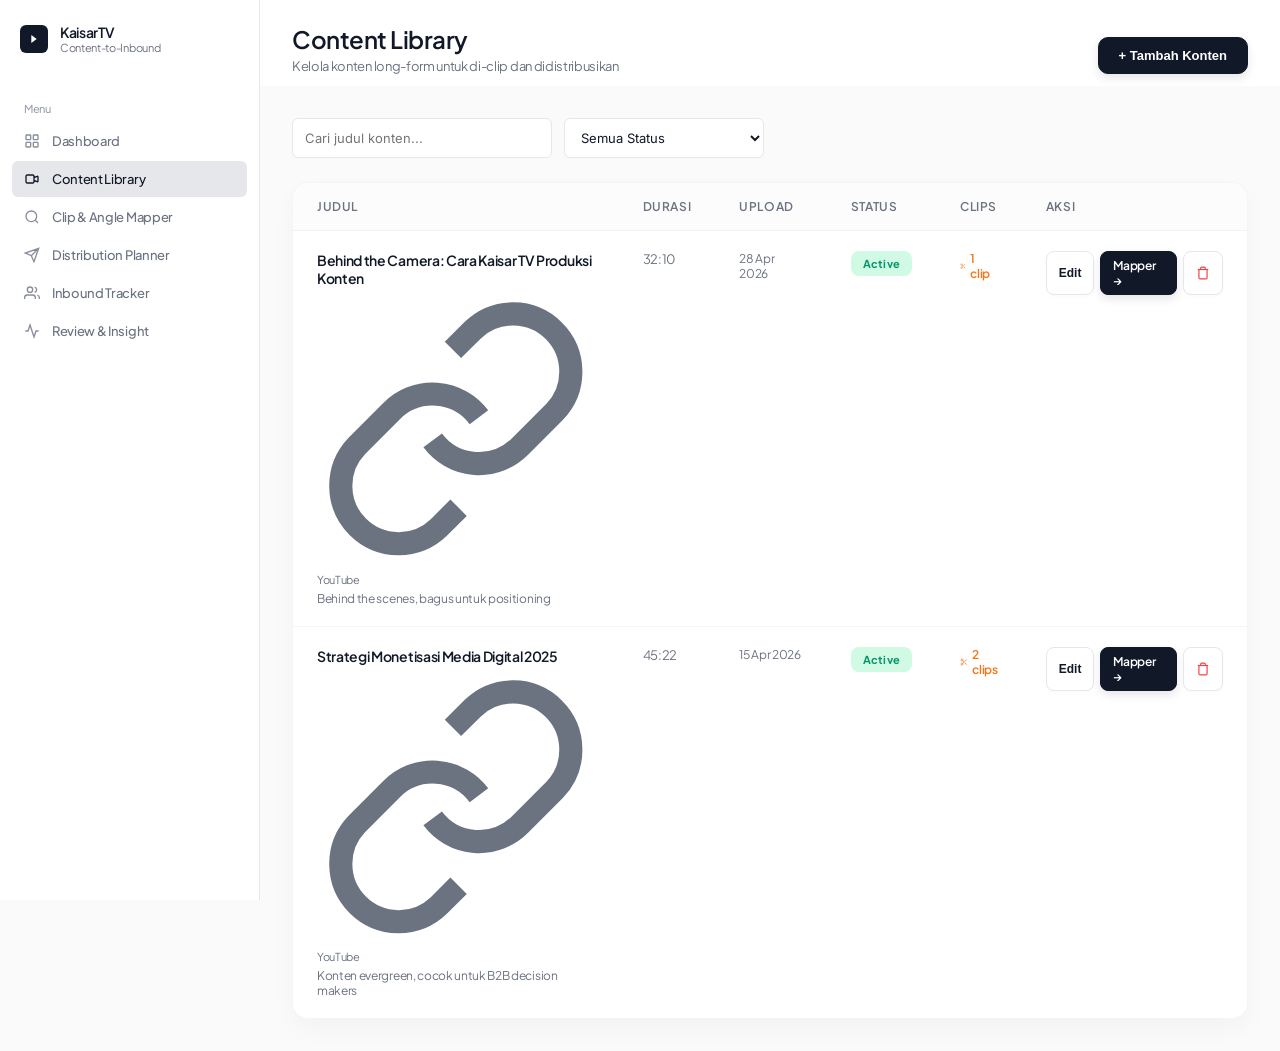
<file: content.html>
<!DOCTYPE html>
<html lang="id">
<head>
<meta charset="UTF-8"/><meta name="viewport" content="width=device-width, initial-scale=1.0"/>
<title>Content Library — KaisarTV</title>
<link rel="preconnect" href="https://fonts.googleapis.com"/>
<link href="https://fonts.googleapis.com/css2?family=Inter:wght@400;500;600;700;800&display=swap" rel="stylesheet"/>
<link rel="stylesheet" href="app-style.css"/>
</head>
<body>
<aside class="sidebar" id="sidebar">
  <div class="sidebar-logo">
    <div class="logo-icon"><svg viewBox="0 0 24 24" fill="none"><path d="M8 6L16 12L8 18V6Z" fill="white"/></svg></div>
    <div class="logo-text">KaisarTV<span>Content-to-Inbound</span></div>
  </div>
  <nav class="sidebar-nav">
    <div class="nav-section-label">Menu</div>
    <a class="nav-item" href="dashboard.html">
      <svg class="nav-icon" viewBox="0 0 24 24" fill="none" stroke="currentColor" stroke-width="2"><rect x="3" y="3" width="7" height="7" rx="1"/><rect x="14" y="3" width="7" height="7" rx="1"/><rect x="3" y="14" width="7" height="7" rx="1"/><rect x="14" y="14" width="7" height="7" rx="1"/></svg>
      Dashboard
    </a>
    <a class="nav-item active" href="content.html">
      <svg class="nav-icon" viewBox="0 0 24 24" fill="none" stroke="currentColor" stroke-width="2"><path d="M15 10l4.553-2.069A1 1 0 0121 8.82V15.18a1 1 0 01-1.447.89L15 14M3 8a2 2 0 012-2h8a2 2 0 012 2v8a2 2 0 01-2 2H5a2 2 0 01-2-2V8z"/></svg>
      Content Library
    </a>
    <a class="nav-item" href="clips.html">
      <svg class="nav-icon" viewBox="0 0 24 24" fill="none" stroke="currentColor" stroke-width="2"><circle cx="11" cy="11" r="8"/><path d="M21 21l-4.35-4.35"/></svg>
      Clip & Angle Mapper
    </a>
    <a class="nav-item" href="distribution.html">
      <svg class="nav-icon" viewBox="0 0 24 24" fill="none" stroke="currentColor" stroke-width="2"><path d="M22 2L11 13M22 2L15 22l-4-9-9-4 20-7z"/></svg>
      Distribution Planner
    </a>
    <a class="nav-item" href="inbound.html">
      <svg class="nav-icon" viewBox="0 0 24 24" fill="none" stroke="currentColor" stroke-width="2"><path d="M17 21v-2a4 4 0 00-4-4H5a4 4 0 00-4 4v2"/><circle cx="9" cy="7" r="4"/><path d="M23 21v-2a4 4 0 00-3-3.87M16 3.13a4 4 0 010 7.75"/></svg>
      Inbound Tracker
    </a>
    <a class="nav-item" href="review.html">
      <svg class="nav-icon" viewBox="0 0 24 24" fill="none" stroke="currentColor" stroke-width="2"><polyline points="22 12 18 12 15 21 9 3 6 12 2 12"/></svg>
      Review & Insight
    </a>
  </nav>

</aside>

<div class="main">
  <div class="topbar">
    <div class="topbar-left"><h1>Content Library</h1><p>Kelola konten long-form untuk di-clip dan didistribusikan</p></div>
    <div class="topbar-right">
      <button class="btn btn-primary" onclick="openModal()">+ Tambah Konten</button>
      <div class="mobile-toggle" onclick="document.getElementById('sidebar').classList.toggle('open')"><svg viewBox="0 0 24 24" fill="none" stroke="currentColor" stroke-width="2"><line x1="3" y1="12" x2="21" y2="12"></line><line x1="3" y1="6" x2="21" y2="6"></line><line x1="3" y1="18" x2="21" y2="18"></line></svg></div>
    </div>
  </div>
  <div class="page-content">
    <div class="filter-row mb-20">
      <input type="text" id="search" placeholder="Cari judul konten..." oninput="render()"/>
      <select id="filter-status" onchange="render()">
        <option value="">Semua Status</option>
        <option value="active">Active</option>
        <option value="draft">Draft</option>
        <option value="review">Review</option>
      </select>
    </div>
    <div class="card">
      <div class="card-body" style="padding:0">
        <div class="table-wrap">
          <table>
            <thead><tr>
              <th>Judul</th><th>Durasi</th><th>Upload</th><th>Status</th><th>Clips</th><th>Aksi</th>
            </tr></thead>
            <tbody id="content-table"></tbody>
          </table>
        </div>
        <div id="empty-content" style="display:none">
          <div class="empty-state"><div class="empty-icon"><svg viewBox="0 0 24 24" fill="none" stroke="currentColor" stroke-width="2"><rect x="2" y="2" width="20" height="20" rx="2.18" ry="2.18"></rect><line x1="7" y1="2" x2="7" y2="22"></line><line x1="17" y1="2" x2="17" y2="22"></line><line x1="2" y1="12" x2="22" y2="12"></line><line x1="2" y1="7" x2="7" y2="7"></line><line x1="2" y1="17" x2="7" y2="17"></line><line x1="17" y1="17" x2="22" y2="17"></line><line x1="17" y1="7" x2="22" y2="7"></line></svg></div><div class="empty-title">Belum ada konten</div><div class="empty-sub">Tambahkan konten long-form pertama kamu</div><button class="btn btn-primary" onclick="openModal()">+ Tambah Konten</button></div>
        </div>
      </div>
    </div>
  </div>
</div>

<!-- MODAL ADD/EDIT -->
<div class="modal-overlay" id="modal">
  <div class="modal">
    <button class="modal-close-btn" onclick="closeModal()"><svg viewBox="0 0 24 24" fill="none" stroke="currentColor" stroke-width="2"><line x1="18" y1="6" x2="6" y2="18"></line><line x1="6" y1="6" x2="18" y2="18"></line></svg></button>
    <div class="modal-title" id="modal-title">Tambah Konten</div>
    <div class="modal-sub">Input konten long-form dari Kaisar TV</div>
    <input type="hidden" id="edit-id"/>
    <div class="form-grid">
      <div class="form-group span2">
        <label>Judul Konten</label>
        <input type="text" id="f-title" placeholder="Contoh: Strategi Monetisasi Media 2025"/>
      </div>
      <div class="form-group span2">
        <label>Link YouTube</label>
        <input type="url" id="f-link" placeholder="https://youtube.com/watch?v=..."/>
      </div>
      <div class="form-group">
        <label>Durasi</label>
        <input type="text" id="f-duration" placeholder="45:22"/>
      </div>
      <div class="form-group">
        <label>Tanggal Upload</label>
        <input type="date" id="f-date"/>
      </div>
      <div class="form-group">
        <label>Status</label>
        <select id="f-status">
          <option value="draft">Draft</option>
          <option value="active">Active</option>
          <option value="review">Review</option>
        </select>
      </div>
      <div class="form-group span2">
        <label>Catatan</label>
        <textarea id="f-notes" placeholder="Target audience, konteks konten, dll..."></textarea>
      </div>
    </div>
    <div class="form-actions">
      <button class="btn btn-ghost" onclick="closeModal()">Batal</button>
      <button class="btn btn-primary" onclick="saveContent()">Simpan</button>
    </div>
  </div>
</div>

<div class="toast-wrap" id="toast-wrap"></div>

<script src="db.js"></script>
<script>
DB.seed();

function render() {
  const search = document.getElementById('search').value.toLowerCase();
  const status = document.getElementById('filter-status').value;
  let items = DB.getContents().filter(c => {
    const matchQ = !search || c.title?.toLowerCase().includes(search);
    const matchS = !status || c.status === status;
    return matchQ && matchS;
  });
  const tbody = document.getElementById('content-table');
  const empty = document.getElementById('empty-content');
  if (!items.length) { tbody.innerHTML = ''; empty.style.display=''; return; }
  empty.style.display = 'none';
  const clips = DB.getClips();
  tbody.innerHTML = items.map(c => {
    const clipCount = clips.filter(cl => cl.contentId === c.id).length;
    return `<tr>
      <td>
        <div style="font-weight:600;font-size:14px;margin-bottom:3px">${c.title}</div>
        ${c.link ? `<a href="${c.link}" target="_blank" style="font-size:11px;color:var(--muted);text-decoration:none"><svg class="icon-sm" viewBox="0 0 24 24" fill="none" stroke="currentColor" stroke-width="2"><path d="M10 13a5 5 0 0 0 7.54.54l3-3a5 5 0 0 0-7.07-7.07l-1.72 1.71"></path><path d="M14 11a5 5 0 0 0-7.54-.54l-3 3a5 5 0 0 0 7.07 7.07l1.71-1.71"></path></svg> YouTube</a>` : ''}
        ${c.notes ? `<div style="font-size:12px;color:var(--muted);margin-top:4px">${c.notes}</div>` : ''}
      </td>
      <td style="color:var(--muted);font-size:13px">${c.duration||'—'}</td>
      <td style="color:var(--muted);font-size:12px">${fmtDate(c.uploadDate)}</td>
      <td><span class="badge badge-${c.status||'draft'}">${c.status||'draft'}</span></td>
      <td>
        <a href="clips.html?contentId=${c.id}" style="display:inline-flex;align-items:center;gap:4px;font-size:12px;font-weight:600;color:var(--orange);text-decoration:none">
          <svg class="icon-sm" viewBox="0 0 24 24" fill="none" stroke="currentColor" stroke-width="2"><circle cx="6" cy="6" r="3"></circle><circle cx="6" cy="18" r="3"></circle><line x1="20" y1="4" x2="8.12" y2="15.88"></line><line x1="14.47" y1="14.48" x2="20" y2="20"></line><line x1="8.12" y1="8.12" x2="12" y2="12"></line></svg> ${clipCount} clip${clipCount!==1?'s':''}
        </a>
      </td>
      <td>
        <div style="display:flex;gap:6px">
          <button class="btn btn-ghost btn-sm" onclick="editContent('${c.id}')">Edit</button>
          <a href="clips.html?contentId=${c.id}" class="btn btn-primary btn-sm">Mapper →</a>
          <button class="btn btn-danger btn-sm" onclick="deleteContent('${c.id}')"><svg class="icon-sm" viewBox="0 0 24 24" fill="none" stroke="currentColor" stroke-width="2"><polyline points="3 6 5 6 21 6"></polyline><path d="M19 6v14a2 2 0 0 1-2 2H7a2 2 0 0 1-2-2V6m3 0V4a2 2 0 0 1 2-2h4a2 2 0 0 1 2 2v2"></path></svg></button>
        </div>
      </td>
    </tr>`;
  }).join('');
}

function fmtDate(d) { if (!d) return '—'; try { return new Date(d).toLocaleDateString('id-ID',{day:'numeric',month:'short',year:'numeric'}); } catch(e) { return d; } }

function openModal() {
  document.getElementById('modal-title').textContent = 'Tambah Konten';
  document.getElementById('edit-id').value = '';
  ['f-title','f-link','f-duration','f-notes'].forEach(id => document.getElementById(id).value='');
  document.getElementById('f-date').value = new Date().toISOString().slice(0,10);
  document.getElementById('f-status').value = 'active';
  document.getElementById('modal').classList.add('open');
}

function editContent(id) {
  const c = DB.getContent(id); if (!c) return;
  document.getElementById('modal-title').textContent = 'Edit Konten';
  document.getElementById('edit-id').value = id;
  document.getElementById('f-title').value = c.title||'';
  document.getElementById('f-link').value = c.link||'';
  document.getElementById('f-duration').value = c.duration||'';
  document.getElementById('f-date').value = c.uploadDate||'';
  document.getElementById('f-status').value = c.status||'active';
  document.getElementById('f-notes').value = c.notes||'';
  document.getElementById('modal').classList.add('open');
}

function closeModal() { document.getElementById('modal').classList.remove('open'); }

function saveContent() {
  const title = document.getElementById('f-title').value.trim();
  if (!title) { showToast('Judul wajib diisi!','error'); return; }
  const data = { title, link: document.getElementById('f-link').value, duration: document.getElementById('f-duration').value, uploadDate: document.getElementById('f-date').value, status: document.getElementById('f-status').value, notes: document.getElementById('f-notes').value };
  const editId = document.getElementById('edit-id').value;
  if (editId) { DB.updateContent(editId, data); showToast('Konten diupdate!','success'); }
  else { DB.addContent(data); showToast('Konten ditambahkan!','success'); }
  closeModal(); render();
}

function deleteContent(id) {
  if (!confirm('Hapus konten ini? Clips terkait juga akan terpengaruh.')) return;
  DB.deleteContent(id); showToast('Konten dihapus','info'); render();
}

function showToast(msg, type='info') {
  const t = document.createElement('div'); t.className=`toast ${type}`; t.textContent=msg;
  document.getElementById('toast-wrap').appendChild(t); setTimeout(()=>t.remove(),3000);
}

render();
</script>
</body>
</html>
</file>
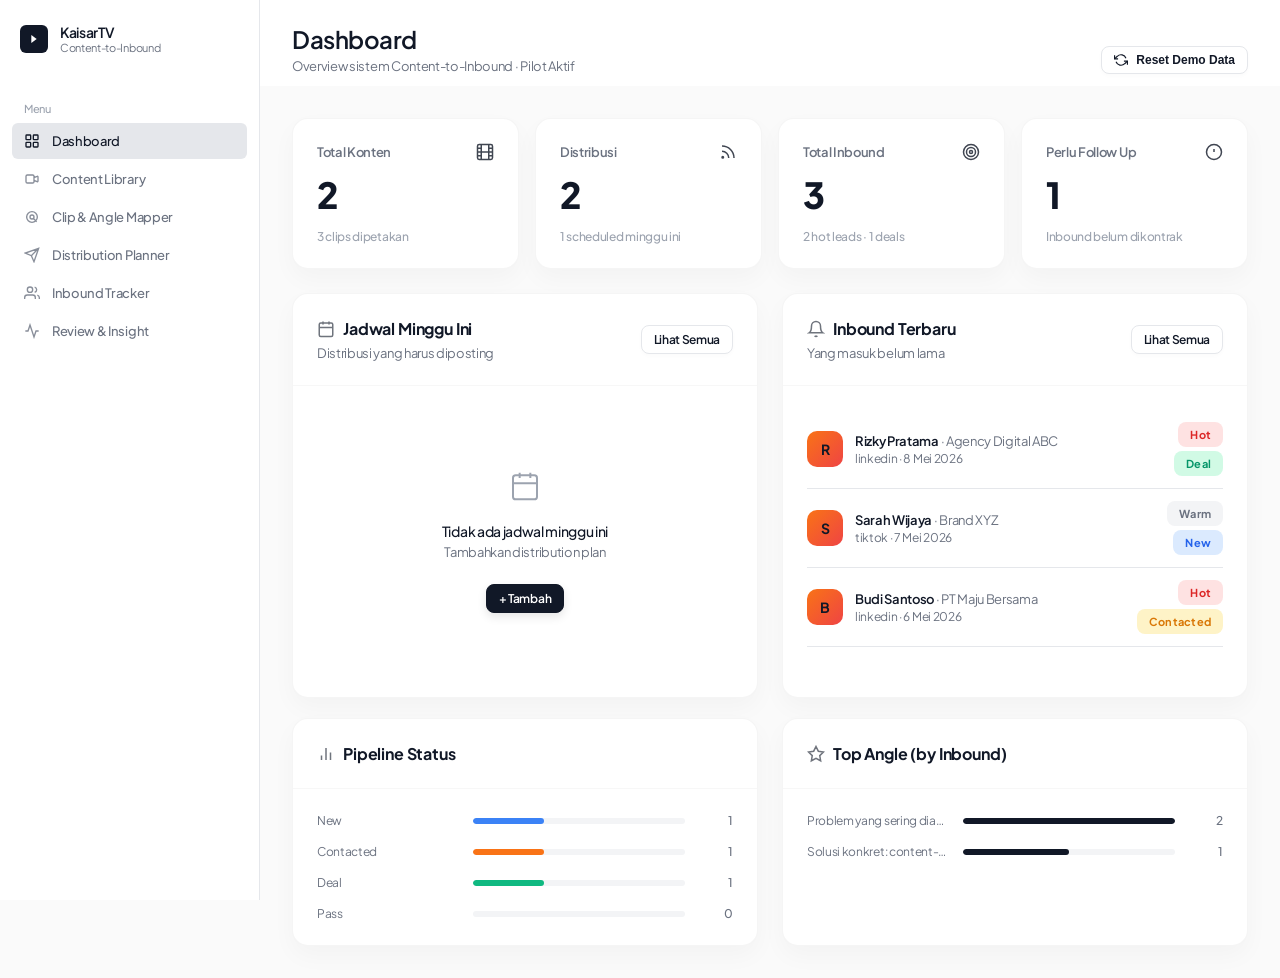
<file: dashboard.html>
<!DOCTYPE html>
<html lang="id">
<head>
<meta charset="UTF-8"/>
<meta name="viewport" content="width=device-width, initial-scale=1.0"/>
<title>Dashboard — KaisarTV Content-to-Inbound</title>
<link rel="preconnect" href="https://fonts.googleapis.com"/>
<link href="https://fonts.googleapis.com/css2?family=Inter:wght@300;400;500;600;700;800&display=swap" rel="stylesheet"/>
<link rel="stylesheet" href="app-style.css"/>
</head>
<body>

<!-- SIDEBAR -->
<aside class="sidebar" id="sidebar">
  <div class="sidebar-logo">
    <div class="logo-icon"><svg viewBox="0 0 24 24" fill="none"><path d="M8 6L16 12L8 18V6Z" fill="white"/></svg></div>
    <div class="logo-text">KaisarTV<span>Content-to-Inbound</span></div>
  </div>
  <nav class="sidebar-nav">
    <div class="nav-section-label">Menu</div>
    <a class="nav-item active" href="dashboard.html">
      <svg class="nav-icon" viewBox="0 0 24 24" fill="none" stroke="currentColor" stroke-width="2"><rect x="3" y="3" width="7" height="7" rx="1"/><rect x="14" y="3" width="7" height="7" rx="1"/><rect x="3" y="14" width="7" height="7" rx="1"/><rect x="14" y="14" width="7" height="7" rx="1"/></svg>
      Dashboard
    </a>
    <a class="nav-item" href="content.html">
      <svg class="nav-icon" viewBox="0 0 24 24" fill="none" stroke="currentColor" stroke-width="2"><path d="M15 10l4.553-2.069A1 1 0 0121 8.82V15.18a1 1 0 01-1.447.89L15 14M3 8a2 2 0 012-2h8a2 2 0 012 2v8a2 2 0 01-2 2H5a2 2 0 01-2-2V8z"/></svg>
      Content Library
    </a>
    <a class="nav-item" href="clips.html">
      <svg class="nav-icon" viewBox="0 0 24 24" fill="none" stroke="currentColor" stroke-width="2"><path d="M14.121 14.121L19 19M6.343 17.657A8 8 0 1117.657 6.343 8 8 0 016.343 17.657z"/><circle cx="12" cy="12" r="3"/></svg>
      Clip & Angle Mapper
    </a>
    <a class="nav-item" href="distribution.html">
      <svg class="nav-icon" viewBox="0 0 24 24" fill="none" stroke="currentColor" stroke-width="2"><path d="M22 2L11 13M22 2L15 22l-4-9-9-4 20-7z"/></svg>
      Distribution Planner
    </a>
    <a class="nav-item" href="inbound.html">
      <svg class="nav-icon" viewBox="0 0 24 24" fill="none" stroke="currentColor" stroke-width="2"><path d="M17 21v-2a4 4 0 00-4-4H5a4 4 0 00-4 4v2"/><circle cx="9" cy="7" r="4"/><path d="M23 21v-2a4 4 0 00-3-3.87M16 3.13a4 4 0 010 7.75"/></svg>
      Inbound Tracker
    </a>
    <a class="nav-item" href="review.html">
      <svg class="nav-icon" viewBox="0 0 24 24" fill="none" stroke="currentColor" stroke-width="2"><polyline points="22 12 18 12 15 21 9 3 6 12 2 12"/></svg>
      Review & Insight
    </a>
  </nav>

</aside>

<div class="main">
  <div class="topbar">
    <div class="topbar-left">
      <h1>Dashboard</h1>
      <p>Overview sistem Content-to-Inbound · Pilot Aktif</p>
    </div>
    <div class="topbar-right">
      <button class="btn btn-ghost btn-sm" onclick="resetSeed()"><svg viewBox="0 0 24 24" fill="none" stroke="currentColor" stroke-width="2"><polyline points="1 4 1 10 7 10"></polyline><polyline points="23 20 23 14 17 14"></polyline><path d="M20.49 9A9 9 0 0 0 5.64 5.64L1 10m22 4l-4.64 4.36A9 9 0 0 1 3.51 15"></path></svg> Reset Demo Data</button>
      <div class="mobile-toggle" onclick="document.getElementById('sidebar').classList.toggle('open')"><svg viewBox="0 0 24 24" fill="none" stroke="currentColor" stroke-width="2"><line x1="3" y1="12" x2="21" y2="12"></line><line x1="3" y1="6" x2="21" y2="6"></line><line x1="3" y1="18" x2="21" y2="18"></line></svg></div>
    </div>
  </div>

  <div class="page-content">

    <!-- KPI CARDS -->
    <div class="kpi-grid" id="kpi-grid"></div>

    <!-- THIS WEEK + RECENT INBOUND -->
    <div class="two-col" style="margin-bottom:20px">
      <div class="card">
        <div class="card-header">
          <div><div class="card-title"><svg viewBox="0 0 24 24" fill="none" stroke="currentColor" stroke-width="2"><rect x="3" y="4" width="18" height="18" rx="2" ry="2"></rect><line x1="16" y1="2" x2="16" y2="6"></line><line x1="8" y1="2" x2="8" y2="6"></line><line x1="3" y1="10" x2="21" y2="10"></line></svg> Jadwal Minggu Ini</div><div class="card-subtitle">Distribusi yang harus diposting</div></div>
          <a href="distribution.html" class="btn btn-ghost btn-sm">Lihat Semua</a>
        </div>
        <div class="card-body" id="this-week-list"></div>
      </div>
      <div class="card">
        <div class="card-header">
          <div><div class="card-title"><svg viewBox="0 0 24 24" fill="none" stroke="currentColor" stroke-width="2"><path d="M18 8A6 6 0 0 0 6 8c0 7-3 9-3 9h18s-3-2-3-9"></path><path d="M13.73 21a2 2 0 0 1-3.46 0"></path></svg> Inbound Terbaru</div><div class="card-subtitle">Yang masuk belum lama</div></div>
          <a href="inbound.html" class="btn btn-ghost btn-sm">Lihat Semua</a>
        </div>
        <div class="card-body" id="recent-inbound-list"></div>
      </div>
    </div>

    <!-- PIPELINE STATUS + TOP CLIPS -->
    <div class="two-col">
      <div class="card">
        <div class="card-header"><div class="card-title"><svg viewBox="0 0 24 24" fill="none" stroke="currentColor" stroke-width="2"><line x1="18" y1="20" x2="18" y2="10"></line><line x1="12" y1="20" x2="12" y2="4"></line><line x1="6" y1="20" x2="6" y2="14"></line></svg> Pipeline Status</div></div>
        <div class="card-body" id="pipeline-chart"></div>
      </div>
      <div class="card">
        <div class="card-header"><div class="card-title"><svg viewBox="0 0 24 24" fill="none" stroke="currentColor" stroke-width="2"><polygon points="12 2 15.09 8.26 22 9.27 17 14.14 18.18 21.02 12 17.77 5.82 21.02 7 14.14 2 9.27 8.91 8.26 12 2"></polygon></svg> Top Angle (by Inbound)</div></div>
        <div class="card-body" id="top-angles"></div>
      </div>
    </div>

  </div>
</div>

<div class="toast-wrap" id="toast-wrap"></div>

<script src="db.js"></script>
<script>
DB.seed();

function renderKPIs() {
  const s = DB.getStats();
  const inbounds = DB.getInbounds();
  const newCount = inbounds.filter(i => i.status === 'new').length;
  document.getElementById('kpi-grid').innerHTML = `
    <div class="kpi-card kpi-orange">
      <div class="kpi-top"><span class="kpi-label">Total Konten</span><div class="kpi-icon"><svg viewBox="0 0 24 24" fill="none" stroke="currentColor" stroke-width="2"><rect x="2" y="2" width="20" height="20" rx="2.18" ry="2.18"></rect><line x1="7" y1="2" x2="7" y2="22"></line><line x1="17" y1="2" x2="17" y2="22"></line><line x1="2" y1="12" x2="22" y2="12"></line><line x1="2" y1="7" x2="7" y2="7"></line><line x1="2" y1="17" x2="7" y2="17"></line><line x1="17" y1="17" x2="22" y2="17"></line><line x1="17" y1="7" x2="22" y2="7"></line></svg></div></div>
      <div class="kpi-val">${s.contents}</div>
      <div class="kpi-sub">${s.clips} clips dipetakan</div>
    </div>
    <div class="kpi-card kpi-blue">
      <div class="kpi-top"><span class="kpi-label">Distribusi</span><div class="kpi-icon"><svg viewBox="0 0 24 24" fill="none" stroke="currentColor" stroke-width="2"><path d="M4 11a9 9 0 0 1 9 9"></path><path d="M4 4a16 16 0 0 1 16 16"></path><circle cx="5" cy="19" r="1"></circle></svg></div></div>
      <div class="kpi-val">${s.posted}</div>
      <div class="kpi-sub">${s.scheduled} scheduled minggu ini</div>
    </div>
    <div class="kpi-card kpi-green">
      <div class="kpi-top"><span class="kpi-label">Total Inbound</span><div class="kpi-icon"><svg viewBox="0 0 24 24" fill="none" stroke="currentColor" stroke-width="2"><circle cx="12" cy="12" r="10"></circle><circle cx="12" cy="12" r="6"></circle><circle cx="12" cy="12" r="2"></circle></svg></div></div>
      <div class="kpi-val">${s.inbounds}</div>
      <div class="kpi-sub">${s.hot} hot leads · ${s.deals} deals</div>
    </div>
    <div class="kpi-card kpi-red">
      <div class="kpi-top"><span class="kpi-label">Perlu Follow Up</span><div class="kpi-icon"><svg viewBox="0 0 24 24" fill="none" stroke="currentColor" stroke-width="2"><circle cx="12" cy="12" r="10"></circle><line x1="12" y1="8" x2="12" y2="12"></line><line x1="12" y1="16" x2="12.01" y2="16"></line></svg></div></div>
      <div class="kpi-val">${newCount}</div>
      <div class="kpi-sub">Inbound belum dikontrak</div>
    </div>`;
}

function renderThisWeek() {
  const items = DB.getScheduledThisWeek();
  const el = document.getElementById('this-week-list');
  if (!items.length) { el.innerHTML = `<div class="empty-state"><div class="empty-icon"><svg viewBox="0 0 24 24" fill="none" stroke="currentColor" stroke-width="2"><rect x="3" y="4" width="18" height="18" rx="2" ry="2"></rect><line x1="16" y1="2" x2="16" y2="6"></line><line x1="8" y1="2" x2="8" y2="6"></line><line x1="3" y1="10" x2="21" y2="10"></line></svg></div><div class="empty-title">Tidak ada jadwal minggu ini</div><div class="empty-sub">Tambahkan distribution plan</div><a href="distribution.html" class="btn btn-primary btn-sm">+ Tambah</a></div>`; return; }
  el.innerHTML = items.map(d => `
    <div style="padding:12px 0;border-bottom:1px solid var(--border);display:flex;align-items:flex-start;gap:12px">
      <div style="flex:1">
        <div style="font-size:13px;font-weight:600;margin-bottom:4px">${d.clipAngle||'Clip'}</div>
        <div style="font-size:12px;color:var(--muted)">${d.contentTitle||''}</div>
      </div>
      <div style="text-align:right;flex-shrink:0">
        <span class="badge badge-${d.platform}">${d.platform}</span>
        <div style="font-size:11px;color:var(--muted);margin-top:4px">${fmtDate(d.date)}</div>
      </div>
    </div>`).join('');
}

function renderRecentInbound() {
  const items = DB.getInbounds().slice(0,5);
  const el = document.getElementById('recent-inbound-list');
  if (!items.length) { el.innerHTML = `<div class="empty-state"><div class="empty-icon"><svg viewBox="0 0 24 24" fill="none" stroke="currentColor" stroke-width="2"><path d="M20 21v-2a4 4 0 0 0-4-4H8a4 4 0 0 0-4 4v2"></path><circle cx="12" cy="7" r="4"></circle></svg></div><div class="empty-title">Belum ada inbound</div><a href="inbound.html" class="btn btn-primary btn-sm">+ Catat Inbound</a></div>`; return; }
  el.innerHTML = items.map(i => `
    <div style="padding:12px 0;border-bottom:1px solid var(--border);display:flex;align-items:center;gap:12px">
      <div style="width:36px;height:36px;border-radius:10px;background:linear-gradient(135deg,var(--orange),var(--red));display:flex;align-items:center;justify-content:center;font-weight:700;font-size:14px;flex-shrink:0">${(i.name||'?')[0].toUpperCase()}</div>
      <div style="flex:1">
        <div style="font-size:13px;font-weight:600">${i.name} <span style="font-weight:400;color:var(--muted)">· ${i.company||''}</span></div>
        <div style="font-size:12px;color:var(--muted);margin-top:2px">${i.platform} · ${fmtDate(i.date)}</div>
      </div>
      <div style="display:flex;flex-direction:column;align-items:flex-end;gap:4px">
        <span class="badge badge-${i.quality}">${i.quality}</span>
        <span class="badge badge-${i.status}">${i.status}</span>
      </div>
    </div>`).join('');
}

function renderPipeline() {
  const inbounds = DB.getInbounds();
  const stages = [
    { key:'new', label:'New', color:'var(--blue)' },
    { key:'contacted', label:'Contacted', color:'var(--orange)' },
    { key:'deal', label:'Deal', color:'var(--green)' },
    { key:'pass', label:'Pass', color:'var(--muted)' }
  ];
  const total = inbounds.length || 1;
  document.getElementById('pipeline-chart').innerHTML = `
    <div class="bar-chart-h">
      ${stages.map(s => {
        const count = inbounds.filter(i => i.status === s.key).length;
        return `<div class="bar-h-item">
          <div class="bar-h-label">${s.label}</div>
          <div class="bar-h-track"><div class="bar-h-fill" style="width:${count/total*100}%;background:${s.color}"></div></div>
          <div class="bar-h-val">${count}</div>
        </div>`;
      }).join('')}
    </div>`;
}

function renderTopAngles() {
  const angles = DB.getInboundByAngle().slice(0,5);
  const max = angles[0]?.[1] || 1;
  document.getElementById('top-angles').innerHTML = angles.length ? `
    <div class="bar-chart-h">
      ${angles.map(([angle, count]) => `
        <div class="bar-h-item">
          <div class="bar-h-label" title="${angle}">${angle}</div>
          <div class="bar-h-track"><div class="bar-h-fill" style="width:${count/max*100}%"></div></div>
          <div class="bar-h-val">${count}</div>
        </div>`).join('')}
    </div>` : `<div class="empty-state"><div class="empty-icon"><svg viewBox="0 0 24 24" fill="none" stroke="currentColor" stroke-width="2"><line x1="18" y1="20" x2="18" y2="10"></line><line x1="12" y1="20" x2="12" y2="4"></line><line x1="6" y1="20" x2="6" y2="14"></line></svg></div><div class="empty-title">Data belum cukup</div></div>`;
}

function fmtDate(d) { if (!d) return ''; try { return new Date(d).toLocaleDateString('id-ID',{day:'numeric',month:'short',year:'numeric'}); } catch(e) { return d; } }

function resetSeed() {
  if (!confirm('Reset semua data ke demo data awal?')) return;
  localStorage.removeItem('ktv_seeded');
  ['ktv_contents','ktv_clips','ktv_dists','ktv_inbounds'].forEach(k => localStorage.removeItem(k));
  DB.seed();
  renderAll();
  showToast('Demo data di-reset!', 'success');
}

function showToast(msg, type='info') {
  const t = document.createElement('div');
  t.className = `toast ${type}`; t.textContent = msg;
  document.getElementById('toast-wrap').appendChild(t);
  setTimeout(() => t.remove(), 3000);
}

function renderAll() { renderKPIs(); renderThisWeek(); renderRecentInbound(); renderPipeline(); renderTopAngles(); }
renderAll();
</script>
</body>
</html>
</file>
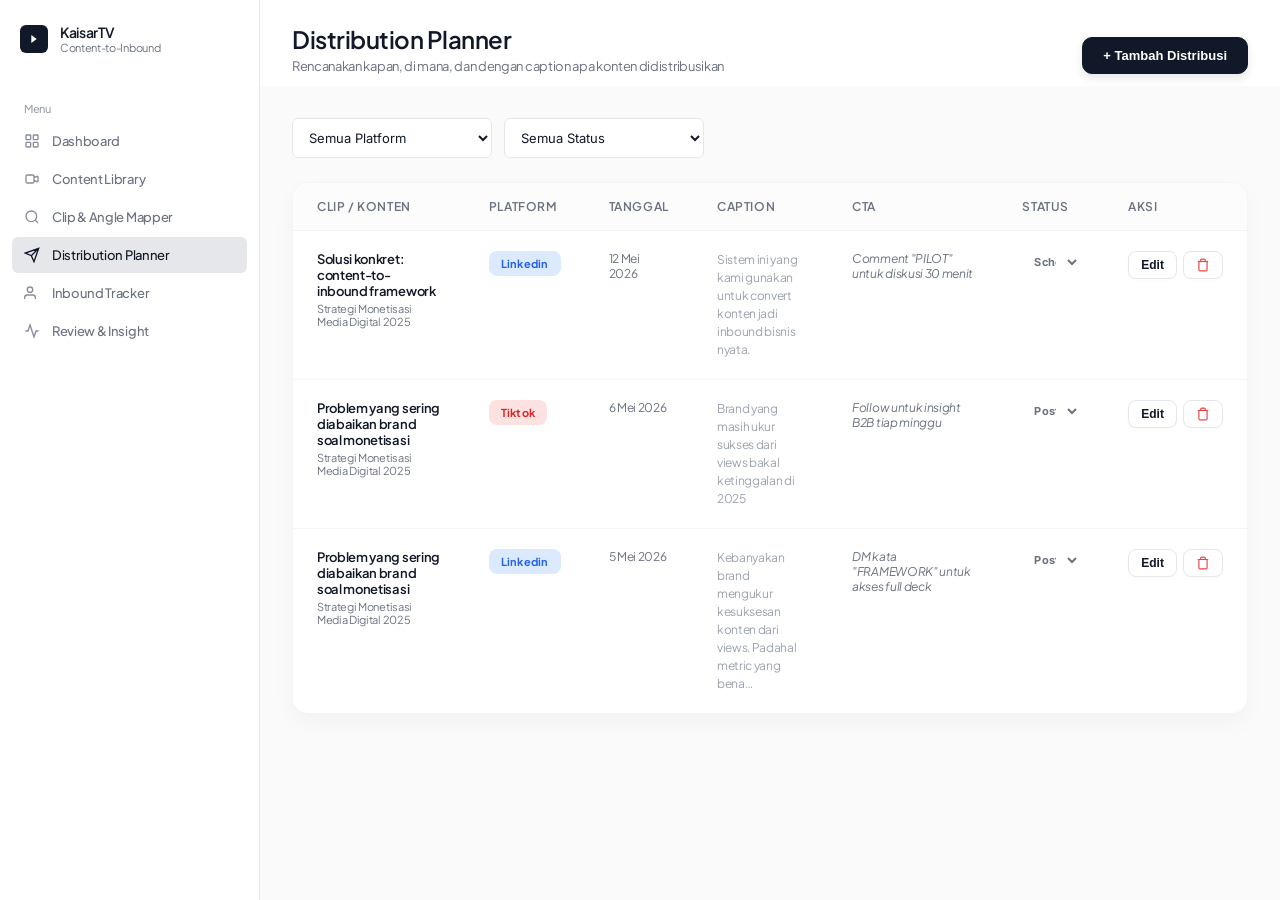
<file: distribution.html>
<!DOCTYPE html>
<html lang="id">
<head>
<meta charset="UTF-8"/><meta name="viewport" content="width=device-width, initial-scale=1.0"/>
<title>Distribution Planner — KaisarTV</title>
<link rel="preconnect" href="https://fonts.googleapis.com"/>
<link href="https://fonts.googleapis.com/css2?family=Inter:wght@400;500;600;700;800&display=swap" rel="stylesheet"/>
<link rel="stylesheet" href="app-style.css"/>
</head>
<body>
<aside class="sidebar" id="sidebar">
  <div class="sidebar-logo">
    <div class="logo-icon"><svg viewBox="0 0 24 24" fill="none"><path d="M8 6L16 12L8 18V6Z" fill="white"/></svg></div>
    <div class="logo-text">KaisarTV<span>Content-to-Inbound</span></div>
  </div>
  <nav class="sidebar-nav">
    <div class="nav-section-label">Menu</div>
    <a class="nav-item" href="dashboard.html"><svg class="nav-icon" viewBox="0 0 24 24" fill="none" stroke="currentColor" stroke-width="2"><rect x="3" y="3" width="7" height="7" rx="1"/><rect x="14" y="3" width="7" height="7" rx="1"/><rect x="3" y="14" width="7" height="7" rx="1"/><rect x="14" y="14" width="7" height="7" rx="1"/></svg>Dashboard</a>
    <a class="nav-item" href="content.html"><svg class="nav-icon" viewBox="0 0 24 24" fill="none" stroke="currentColor" stroke-width="2"><path d="M15 10l4.553-2.069A1 1 0 0121 8.82V15.18a1 1 0 01-1.447.89L15 14M3 8a2 2 0 012-2h8a2 2 0 012 2v8a2 2 0 01-2 2H5a2 2 0 01-2-2V8z"/></svg>Content Library</a>
    <a class="nav-item" href="clips.html"><svg class="nav-icon" viewBox="0 0 24 24" fill="none" stroke="currentColor" stroke-width="2"><circle cx="11" cy="11" r="8"/><path d="M21 21l-4.35-4.35"/></svg>Clip & Angle Mapper</a>
    <a class="nav-item active" href="distribution.html"><svg class="nav-icon" viewBox="0 0 24 24" fill="none" stroke="currentColor" stroke-width="2"><path d="M22 2L11 13M22 2L15 22l-4-9-9-4 20-7z"/></svg>Distribution Planner</a>
    <a class="nav-item" href="inbound.html"><svg class="nav-icon" viewBox="0 0 24 24" fill="none" stroke="currentColor" stroke-width="2"><path d="M17 21v-2a4 4 0 00-4-4H5a4 4 0 00-4 4v2"/><circle cx="9" cy="7" r="4"/></svg>Inbound Tracker</a>
    <a class="nav-item" href="review.html"><svg class="nav-icon" viewBox="0 0 24 24" fill="none" stroke="currentColor" stroke-width="2"><polyline points="22 12 18 12 15 21 9 3 6 12 2 12"/></svg>Review & Insight</a>
  </nav>

</aside>

<div class="main">
  <div class="topbar">
    <div class="topbar-left"><h1>Distribution Planner</h1><p>Rencanakan kapan, di mana, dan dengan caption apa konten didistribusikan</p></div>
    <div class="topbar-right">
      <button class="btn btn-primary" onclick="openModal()">+ Tambah Distribusi</button>
      <div class="mobile-toggle" onclick="document.getElementById('sidebar').classList.toggle('open')"><svg viewBox="0 0 24 24" fill="none" stroke="currentColor" stroke-width="2"><line x1="3" y1="12" x2="21" y2="12"></line><line x1="3" y1="6" x2="21" y2="6"></line><line x1="3" y1="18" x2="21" y2="18"></line></svg></div>
    </div>
  </div>
  <div class="page-content">
    <div class="filter-row mb-20">
      <select id="filter-platform" onchange="render()">
        <option value="">Semua Platform</option>
        <option value="tiktok">TikTok</option>
        <option value="linkedin">LinkedIn</option>
        <option value="reels">Instagram Reels</option>
        <option value="shorts">YouTube Shorts</option>
      </select>
      <select id="filter-status" onchange="render()">
        <option value="">Semua Status</option>
        <option value="scheduled">Scheduled</option>
        <option value="posted">Posted</option>
        <option value="cancelled">Cancelled</option>
      </select>
    </div>
    <div class="card">
      <div class="card-body" style="padding:0">
        <div class="table-wrap">
          <table>
            <thead><tr><th>Clip / Konten</th><th>Platform</th><th>Tanggal</th><th>Caption</th><th>CTA</th><th>Status</th><th>Aksi</th></tr></thead>
            <tbody id="dist-table"></tbody>
          </table>
        </div>
        <div id="empty-dist" style="display:none">
          <div class="empty-state"><div class="empty-icon"><svg viewBox="0 0 24 24" fill="none" stroke="currentColor" stroke-width="2"><path d="M4 11a9 9 0 0 1 9 9"></path><path d="M4 4a16 16 0 0 1 16 16"></path><circle cx="5" cy="19" r="1"></circle></svg></div><div class="empty-title">Belum ada distribusi</div><div class="empty-sub">Buat rencana distribusi untuk clip kamu</div><button class="btn btn-primary" onclick="openModal()">+ Tambah</button></div>
        </div>
      </div>
    </div>
  </div>
</div>

<!-- MODAL -->
<div class="modal-overlay" id="modal">
  <div class="modal" style="max-width:580px">
    <button class="modal-close-btn" onclick="closeModal()"><svg viewBox="0 0 24 24" fill="none" stroke="currentColor" stroke-width="2"><line x1="18" y1="6" x2="6" y2="18"></line><line x1="6" y1="6" x2="18" y2="18"></line></svg></button>
    <div class="modal-title" id="modal-title">Tambah Rencana Distribusi</div>
    <div class="modal-sub">Tentukan platform, jadwal, dan CTA untuk clip</div>
    <input type="hidden" id="edit-id"/>
    <div class="form-grid">
      <div class="form-group span2">
        <label>Pilih Clip</label>
        <select id="f-clip" onchange="onClipChange()"><option value="">-- Pilih Clip --</option></select>
      </div>
      <div class="form-group" id="content-preview-row" style="display:none;grid-column:span 2">
        <div id="content-preview" style="background:rgba(255,107,53,0.05);border:1px solid rgba(255,107,53,0.2);border-radius:10px;padding:12px;font-size:12px;color:var(--muted)"></div>
      </div>
      <div class="form-group">
        <label>Platform</label>
        <select id="f-platform" onchange="suggestCaption()">
          <option value="tiktok">TikTok</option>
          <option value="linkedin">LinkedIn</option>
          <option value="reels">Instagram Reels</option>
          <option value="shorts">YouTube Shorts</option>
        </select>
      </div>
      <div class="form-group">
        <label>Tanggal Posting</label>
        <input type="date" id="f-date"/>
      </div>
      <div class="form-group span2">
        <label>Caption <button type="button" class="btn btn-ghost btn-sm" style="margin-left:8px" onclick="suggestCaption()"><svg viewBox="0 0 24 24" fill="none" stroke="currentColor" stroke-width="2"><polygon points="12 2 15.09 8.26 22 9.27 17 14.14 18.18 21.02 12 17.77 5.82 21.02 7 14.14 2 9.27 8.91 8.26 12 2"></polygon></svg> Auto-suggest</button></label>
        <textarea id="f-caption" placeholder="Tulis caption atau klik Auto-suggest..." style="min-height:100px"></textarea>
      </div>
      <div class="form-group span2">
        <label>CTA (Call-to-Action)</label>
        <input type="text" id="f-cta" placeholder="Contoh: DM kata 'PARTNER' untuk diskusi"/>
      </div>
      <div class="form-group">
        <label>Status</label>
        <select id="f-status">
          <option value="scheduled">Scheduled</option>
          <option value="posted">Posted</option>
          <option value="cancelled">Cancelled</option>
        </select>
      </div>
    </div>
    <div class="form-actions">
      <button class="btn btn-ghost" onclick="closeModal()">Batal</button>
      <button class="btn btn-primary" onclick="saveDist()">Simpan</button>
    </div>
  </div>
</div>

<div class="toast-wrap" id="toast-wrap"></div>

<script src="db.js"></script>
<script>
DB.seed();

const captions = {
  tiktok: { awareness: 'Ini yang belum banyak brand tahu... \n\nKonten tanpa sistem distribusi cuma menghasilkan views, bukan leads.\n\nKaisar TV breakdown cara kami approach ini.', lead: 'Kami buka 3 slot diskusi gratis minggu ini untuk brand yang mau scale inbound B2B.\n\nComment "INFO" kalau kamu mau.', positioning: 'Kaisar TV bukan sekadar channel media.\n\nKami ekosistem distribusi konten untuk brand yang serius.' },
  linkedin: { awareness: 'Satu hal yang membedakan brand yang tumbuh dengan yang stagnan:\n\nMereka tidak hanya memproduksi konten — mereka mendistribusikannya dengan intent yang jelas.\n\nBerikut framework yang kami gunakan di Kaisar TV:', lead: 'Kami membuka slot pilot partnership untuk brand yang serius tentang inbound B2B melalui konten.\n\nJika Anda decision maker yang ingin hasil terukur dari konten, ini untuk Anda.\n\nDM atau comment "PILOT" untuk diskusi 30 menit.', positioning: 'Kaisar TV adalah ekosistem distribusi konten B2B — bukan hanya channel.\n\nKami membantu brand mendistribusikan konten secara strategis ke segmen yang tepat, dengan sistem yang terukur.' },
  reels: { awareness: 'POV: kamu baru sadar selama ini kontenmu kurang tepat sasaran \n\nKaisar TV breakdown sistemnya di sini.', lead: 'Kami kasih 1 sesi analisis konten GRATIS untuk 3 brand minggu ini.\n\nDM kata "ANALISIS" sekarang. First come first served.', positioning: 'Worklight.id × Kaisar TV — bukan agency, bukan media biasa.\n\nKami bangun pipeline dari konten ke inbound bisnis yang nyata.' },
  shorts: { awareness: 'Satu hal ini yang bikin distribusi konten Kaisar TV beda...', lead: 'Buka partnership distribusi konten. Link di deskripsi.', positioning: 'Dari konten ke bisnis — sistem yang Kaisar TV bangun.' }
};

function populateClipSelect() {
  const clips = DB.getClips();
  const opts = clips.map(cl => `<option value="${cl.id}">${cl.angle} (${cl.contentTitle||''})</option>`).join('');
  document.getElementById('f-clip').innerHTML = `<option value="">-- Pilih Clip --</option>${opts}`;
  const params = new URLSearchParams(window.location.search);
  const clipId = params.get('clipId');
  if (clipId) { document.getElementById('f-clip').value = clipId; onClipChange(); }
}

function onClipChange() {
  const clipId = document.getElementById('f-clip').value;
  const clip = DB.getClips().find(c => c.id === clipId);
  const previewRow = document.getElementById('content-preview-row');
  const preview = document.getElementById('content-preview');
  if (clip) {
    previewRow.style.display = '';
    preview.innerHTML = `<strong><svg class="icon-sm" viewBox="0 0 24 24" fill="none" stroke="currentColor" stroke-width="2"><circle cx="6" cy="6" r="3"></circle><circle cx="6" cy="18" r="3"></circle><line x1="20" y1="4" x2="8.12" y2="15.88"></line><line x1="14.47" y1="14.48" x2="20" y2="20"></line><line x1="8.12" y1="8.12" x2="12" y2="12"></line></svg> ${clip.angle}</strong><br><span><svg class="icon-sm" viewBox="0 0 24 24" fill="none" stroke="currentColor" stroke-width="2"><circle cx="12" cy="12" r="10"></circle><polyline points="12 6 12 12 16 14"></polyline></svg> ${clip.tsStart}–${clip.tsEnd} · <svg class="icon-sm" viewBox="0 0 24 24" fill="none" stroke="currentColor" stroke-width="2"><path d="M14 2H6a2 2 0 0 0-2 2v16a2 2 0 0 0 2 2h12a2 2 0 0 0 2-2V8z"></path><polyline points="14 2 14 8 20 8"></polyline><line x1="16" y1="13" x2="8" y2="13"></line><line x1="16" y1="17" x2="8" y2="17"></line><polyline points="10 9 9 9 8 9"></polyline></svg> ${clip.objective} · <svg class="icon-sm" viewBox="0 0 24 24" fill="none" stroke="currentColor" stroke-width="2"><path d="M17 21v-2a4 4 0 0 0-4-4H5a4 4 0 0 0-4 4v2"></path><circle cx="9" cy="7" r="4"></circle><path d="M23 21v-2a4 4 0 0 0-3-3.87"></path><path d="M16 3.13a4 4 0 0 1 0 7.75"></path></svg> ${clip.audience||'—'}</span>`;
    suggestCaption();
  } else { previewRow.style.display = 'none'; }
}

function suggestCaption() {
  const clipId = document.getElementById('f-clip').value;
  const platform = document.getElementById('f-platform').value;
  const clip = DB.getClips().find(c => c.id === clipId);
  if (!clip) return;
  const obj = clip.objective || 'awareness';
  const caption = captions[platform]?.[obj] || '';
  document.getElementById('f-caption').value = caption;
  if (caption) document.getElementById('f-cta').value = { awareness:'Follow untuk konten B2B insight tiap minggu <svg viewBox="0 0 24 24" fill="none" stroke="currentColor" stroke-width="2"><path d="M18 8A6 6 0 0 0 6 8c0 7-3 9-3 9h18s-3-2-3-9"></path><path d="M13.73 21a2 2 0 0 1-3.46 0"></path></svg>', lead:"DM kata 'PILOT' untuk diskusi 30 menit", positioning:"DM kami untuk deck partnership →" }[obj] || '';
}

function render() {
  const fPlat = document.getElementById('filter-platform').value;
  const fStat = document.getElementById('filter-status').value;
  let items = DB.getDists().filter(d => (!fPlat || d.platform === fPlat) && (!fStat || d.status === fStat));
  const tbody = document.getElementById('dist-table');
  const empty = document.getElementById('empty-dist');
  if (!items.length) { tbody.innerHTML=''; empty.style.display=''; return; }
  empty.style.display='none';
  tbody.innerHTML = items.map(d => `<tr>
    <td>
      <div style="font-weight:600;font-size:13px;margin-bottom:3px">${d.clipAngle||'—'}</div>
      <div style="font-size:11px;color:var(--muted)">${d.contentTitle||''}</div>
    </td>
    <td><span class="badge badge-${d.platform}">${d.platform}</span></td>
    <td style="font-size:12px;color:var(--muted)">${fmtDate(d.date)}</td>
    <td style="max-width:200px;font-size:12px;color:var(--muted2);line-height:1.5">${(d.caption||'').slice(0,80)}${(d.caption||'').length>80?'…':''}</td>
    <td style="font-size:12px;font-style:italic;color:var(--muted)">${d.cta||'—'}</td>
    <td>
      <select class="badge" style="background:transparent;border:none;cursor:pointer;padding:3px 8px;font-size:11px;font-weight:700" onchange="updateStatus('${d.id}',this.value)">
        ${['scheduled','posted','cancelled'].map(s=>`<option value="${s}" ${d.status===s?'selected':''}>${s}</option>`).join('')}
      </select>
    </td>
    <td>
      <div style="display:flex;gap:6px">
        <button class="btn btn-ghost btn-sm" onclick="editDist('${d.id}')">Edit</button>
        <button class="btn btn-danger btn-sm" onclick="deleteDist('${d.id}')"><svg class="icon-sm" viewBox="0 0 24 24" fill="none" stroke="currentColor" stroke-width="2"><polyline points="3 6 5 6 21 6"></polyline><path d="M19 6v14a2 2 0 0 1-2 2H7a2 2 0 0 1-2-2V6m3 0V4a2 2 0 0 1 2-2h4a2 2 0 0 1 2 2v2"></path></svg></button>
      </div>
    </td>
  </tr>`).join('');
}

function fmtDate(d) { if(!d) return '—'; try { return new Date(d).toLocaleDateString('id-ID',{day:'numeric',month:'short',year:'numeric'}); } catch(e) { return d; } }

function updateStatus(id, status) { DB.updateDist(id, {status}); showToast(`Status diupdate: ${status}`,'success'); render(); }

function openModal() {
  document.getElementById('modal-title').textContent='Tambah Rencana Distribusi';
  document.getElementById('edit-id').value='';
  document.getElementById('f-clip').value='';
  document.getElementById('f-platform').value='tiktok';
  document.getElementById('f-date').value=new Date().toISOString().slice(0,10);
  document.getElementById('f-caption').value='';
  document.getElementById('f-cta').value='';
  document.getElementById('f-status').value='scheduled';
  document.getElementById('content-preview-row').style.display='none';
  document.getElementById('modal').classList.add('open');
}

function editDist(id) {
  const d = DB.getDists().find(x=>x.id===id); if(!d) return;
  document.getElementById('modal-title').textContent='Edit Distribusi';
  document.getElementById('edit-id').value=id;
  document.getElementById('f-clip').value=d.clipId||'';
  document.getElementById('f-platform').value=d.platform||'tiktok';
  document.getElementById('f-date').value=d.date||'';
  document.getElementById('f-caption').value=d.caption||'';
  document.getElementById('f-cta').value=d.cta||'';
  document.getElementById('f-status').value=d.status||'scheduled';
  onClipChange();
  document.getElementById('modal').classList.add('open');
}

function closeModal() { document.getElementById('modal').classList.remove('open'); }

function saveDist() {
  const clipId = document.getElementById('f-clip').value;
  if (!clipId) { showToast('Pilih clip dulu!','error'); return; }
  const clip = DB.getClips().find(c=>c.id===clipId);
  const data = { clipId, clipAngle:clip?.angle||'', contentTitle:clip?.contentTitle||'', platform:document.getElementById('f-platform').value, date:document.getElementById('f-date').value, caption:document.getElementById('f-caption').value, cta:document.getElementById('f-cta').value, status:document.getElementById('f-status').value };
  const editId = document.getElementById('edit-id').value;
  if (editId) { DB.updateDist(editId, data); showToast('Distribusi diupdate!','success'); }
  else { DB.addDist(data); showToast('Distribusi ditambahkan!','success'); }
  closeModal(); render();
}

function deleteDist(id) {
  if (!confirm('Hapus rencana distribusi ini?')) return;
  DB.deleteDist(id); showToast('Dihapus','info'); render();
}

function showToast(msg, type='info') {
  const t = document.createElement('div'); t.className=`toast ${type}`; t.textContent=msg;
  document.getElementById('toast-wrap').appendChild(t); setTimeout(()=>t.remove(),3000);
}

populateClipSelect();
render();
</script>
</body>
</html>
</file>
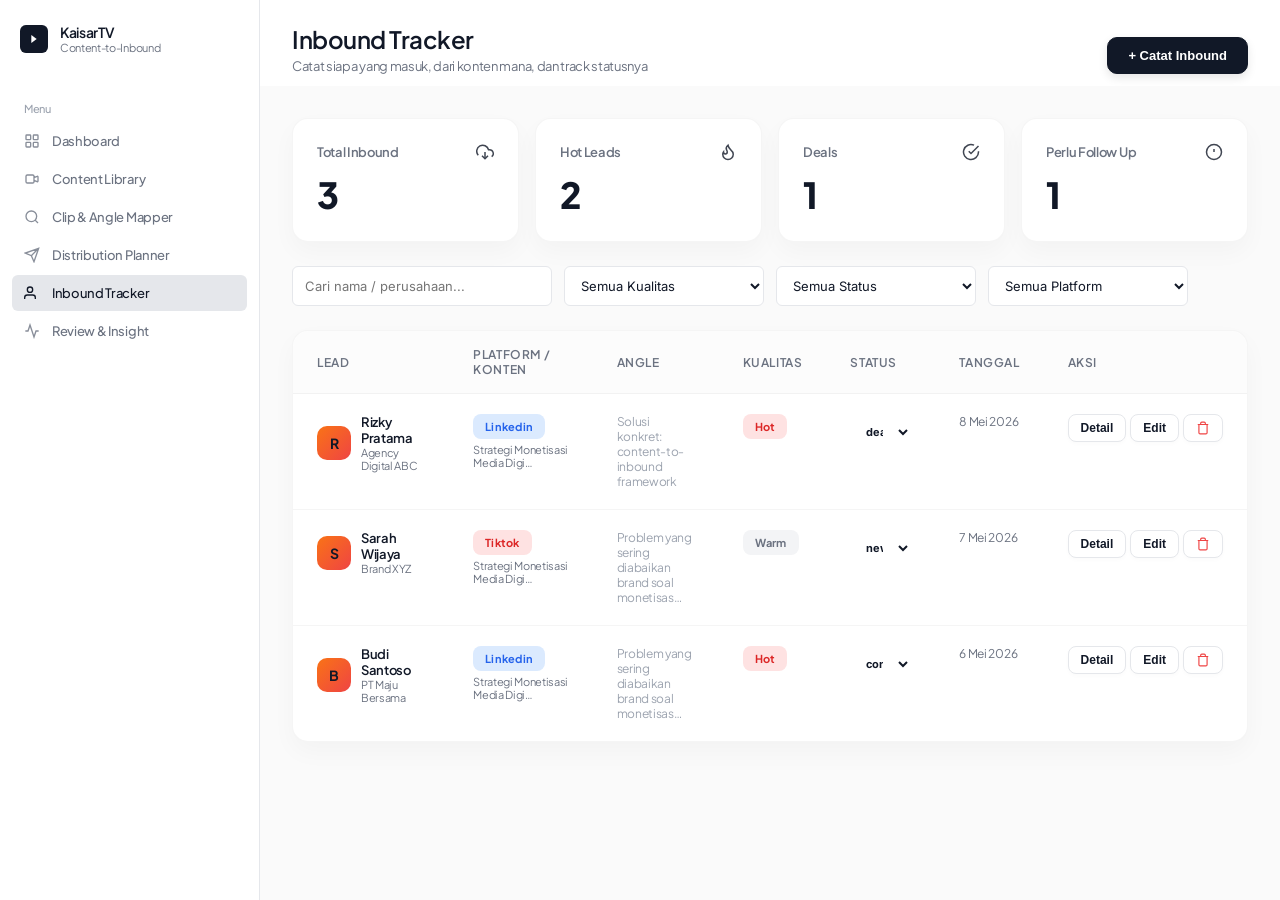
<file: inbound.html>
<!DOCTYPE html>
<html lang="id">
<head>
<meta charset="UTF-8"/><meta name="viewport" content="width=device-width, initial-scale=1.0"/>
<title>Inbound Tracker — KaisarTV</title>
<link rel="preconnect" href="https://fonts.googleapis.com"/>
<link href="https://fonts.googleapis.com/css2?family=Inter:wght@400;500;600;700;800&display=swap" rel="stylesheet"/>
<link rel="stylesheet" href="app-style.css"/>
</head>
<body>
<aside class="sidebar" id="sidebar">
  <div class="sidebar-logo">
    <div class="logo-icon"><svg viewBox="0 0 24 24" fill="none"><path d="M8 6L16 12L8 18V6Z" fill="white"/></svg></div>
    <div class="logo-text">KaisarTV<span>Content-to-Inbound</span></div>
  </div>
  <nav class="sidebar-nav">
    <div class="nav-section-label">Menu</div>
    <a class="nav-item" href="dashboard.html"><svg class="nav-icon" viewBox="0 0 24 24" fill="none" stroke="currentColor" stroke-width="2"><rect x="3" y="3" width="7" height="7" rx="1"/><rect x="14" y="3" width="7" height="7" rx="1"/><rect x="3" y="14" width="7" height="7" rx="1"/><rect x="14" y="14" width="7" height="7" rx="1"/></svg>Dashboard</a>
    <a class="nav-item" href="content.html"><svg class="nav-icon" viewBox="0 0 24 24" fill="none" stroke="currentColor" stroke-width="2"><path d="M15 10l4.553-2.069A1 1 0 0121 8.82V15.18a1 1 0 01-1.447.89L15 14M3 8a2 2 0 012-2h8a2 2 0 012 2v8a2 2 0 01-2 2H5a2 2 0 01-2-2V8z"/></svg>Content Library</a>
    <a class="nav-item" href="clips.html"><svg class="nav-icon" viewBox="0 0 24 24" fill="none" stroke="currentColor" stroke-width="2"><circle cx="11" cy="11" r="8"/><path d="M21 21l-4.35-4.35"/></svg>Clip & Angle Mapper</a>
    <a class="nav-item" href="distribution.html"><svg class="nav-icon" viewBox="0 0 24 24" fill="none" stroke="currentColor" stroke-width="2"><path d="M22 2L11 13M22 2L15 22l-4-9-9-4 20-7z"/></svg>Distribution Planner</a>
    <a class="nav-item active" href="inbound.html"><svg class="nav-icon" viewBox="0 0 24 24" fill="none" stroke="currentColor" stroke-width="2"><path d="M17 21v-2a4 4 0 00-4-4H5a4 4 0 00-4 4v2"/><circle cx="9" cy="7" r="4"/></svg>Inbound Tracker</a>
    <a class="nav-item" href="review.html"><svg class="nav-icon" viewBox="0 0 24 24" fill="none" stroke="currentColor" stroke-width="2"><polyline points="22 12 18 12 15 21 9 3 6 12 2 12"/></svg>Review & Insight</a>
  </nav>

</aside>

<div class="main">
  <div class="topbar">
    <div class="topbar-left"><h1>Inbound Tracker</h1><p>Catat siapa yang masuk, dari konten mana, dan track statusnya</p></div>
    <div class="topbar-right">
      <button class="btn btn-primary" onclick="openModal()">+ Catat Inbound</button>
      <div class="mobile-toggle" onclick="document.getElementById('sidebar').classList.toggle('open')"><svg viewBox="0 0 24 24" fill="none" stroke="currentColor" stroke-width="2"><line x1="3" y1="12" x2="21" y2="12"></line><line x1="3" y1="6" x2="21" y2="6"></line><line x1="3" y1="18" x2="21" y2="18"></line></svg></div>
    </div>
  </div>
  <div class="page-content">

    <!-- MINI KPIs -->
    <div class="kpi-grid" id="kpi-grid" style="grid-template-columns:repeat(4,1fr)"></div>

    <div class="filter-row mb-20">
      <input type="text" id="search" placeholder="Cari nama / perusahaan..." oninput="render()"/>
      <select id="filter-quality" onchange="render()"><option value="">Semua Kualitas</option><option value="hot">Hot</option><option value="warm">Warm</option><option value="cold">Cold</option></select>
      <select id="filter-status" onchange="render()"><option value="">Semua Status</option><option value="new">New</option><option value="contacted">Contacted</option><option value="deal">Deal</option><option value="pass">Pass</option></select>
      <select id="filter-platform" onchange="render()"><option value="">Semua Platform</option><option value="tiktok">TikTok</option><option value="linkedin">LinkedIn</option><option value="reels">Reels</option><option value="shorts">Shorts</option><option value="dm">DM Langsung</option><option value="other">Other</option></select>
    </div>

    <div class="card">
      <div class="card-body" style="padding:0">
        <div class="table-wrap">
          <table>
            <thead><tr><th>Lead</th><th>Platform / Konten</th><th>Angle</th><th>Kualitas</th><th>Status</th><th>Tanggal</th><th>Aksi</th></tr></thead>
            <tbody id="inbound-table"></tbody>
          </table>
        </div>
        <div id="empty-inbound" style="display:none">
          <div class="empty-state"><div class="empty-icon"><svg viewBox="0 0 24 24" fill="none" stroke="currentColor" stroke-width="2"><circle cx="12" cy="12" r="10"></circle><circle cx="12" cy="12" r="6"></circle><circle cx="12" cy="12" r="2"></circle></svg></div><div class="empty-title">Belum ada inbound tercatat</div><div class="empty-sub">Catat siapa yang masuk dari konten kamu</div><button class="btn btn-primary" onclick="openModal()">+ Catat Inbound</button></div>
        </div>
      </div>
    </div>
  </div>
</div>

<!-- MODAL ADD/EDIT -->
<div class="modal-overlay" id="modal">
  <div class="modal">
    <button class="modal-close-btn" onclick="closeModal()"><svg viewBox="0 0 24 24" fill="none" stroke="currentColor" stroke-width="2"><line x1="18" y1="6" x2="6" y2="18"></line><line x1="6" y1="6" x2="18" y2="18"></line></svg></button>
    <div class="modal-title" id="modal-title">Catat Inbound Baru</div>
    <div class="modal-sub">Siapa yang masuk dari konten mana?</div>
    <input type="hidden" id="edit-id"/>
    <div class="form-grid">
      <div class="form-group">
        <label>Nama</label>
        <input type="text" id="f-name" placeholder="Nama lead"/>
      </div>
      <div class="form-group">
        <label>Perusahaan / Brand</label>
        <input type="text" id="f-company" placeholder="PT / Brand / Agency"/>
      </div>
      <div class="form-group">
        <label>Platform Sumber</label>
        <select id="f-platform">
          <option value="linkedin">LinkedIn</option>
          <option value="tiktok">TikTok</option>
          <option value="reels">Instagram Reels</option>
          <option value="shorts">YouTube Shorts</option>
          <option value="dm">DM Langsung</option>
          <option value="other">Other</option>
        </select>
      </div>
      <div class="form-group">
        <label>Tanggal Masuk</label>
        <input type="date" id="f-date"/>
      </div>
      <div class="form-group span2">
        <label>Konten Sumber</label>
        <select id="f-content" onchange="onContentChange()"><option value="">-- Pilih Konten --</option></select>
      </div>
      <div class="form-group span2">
        <label>Clip / Angle Sumber</label>
        <select id="f-clip"><option value="">-- Pilih Clip (opsional) --</option></select>
      </div>
      <div class="form-group">
        <label>Kualitas Lead</label>
        <select id="f-quality">
          <option value="hot">Hot</option>
          <option value="warm">Warm</option>
          <option value="cold">Cold</option>
        </select>
      </div>
      <div class="form-group">
        <label>Status</label>
        <select id="f-status">
          <option value="new">New</option>
          <option value="contacted">Contacted</option>
          <option value="deal">Deal</option>
          <option value="pass">Pass</option>
        </select>
      </div>
      <div class="form-group span2">
        <label>Catatan</label>
        <textarea id="f-notes" placeholder="Konteks, isi percakapan, follow-up berikutnya..."></textarea>
      </div>
    </div>
    <div class="form-actions">
      <button class="btn btn-ghost" onclick="closeModal()">Batal</button>
      <button class="btn btn-primary" onclick="saveInbound()">Simpan</button>
    </div>
  </div>
</div>

<!-- DETAIL PANEL -->
<div class="modal-overlay" id="detail-modal">
  <div class="modal">
    <button class="modal-close-btn" onclick="document.getElementById('detail-modal').classList.remove('open')"><svg viewBox="0 0 24 24" fill="none" stroke="currentColor" stroke-width="2"><line x1="18" y1="6" x2="6" y2="18"></line><line x1="6" y1="6" x2="18" y2="18"></line></svg></button>
    <div id="detail-content"></div>
  </div>
</div>

<div class="toast-wrap" id="toast-wrap"></div>

<script src="db.js"></script>
<script>
DB.seed();

function renderKPIs() {
  const inbounds = DB.getInbounds();
  const hot = inbounds.filter(i=>i.quality==='hot').length;
  const deals = inbounds.filter(i=>i.status==='deal').length;
  const newCount = inbounds.filter(i=>i.status==='new').length;
  document.getElementById('kpi-grid').innerHTML = `
    <div class="kpi-card kpi-orange"><div class="kpi-top"><span class="kpi-label">Total Inbound</span><div class="kpi-icon"><svg viewBox="0 0 24 24" fill="none" stroke="currentColor" stroke-width="2"><polyline points="8 17 12 21 16 17"></polyline><line x1="12" y1="12" x2="12" y2="21"></line><path d="M20.88 18.09A5 5 0 0 0 18 9h-1.26A8 8 0 1 0 3 16.29"></path></svg></div></div><div class="kpi-val">${inbounds.length}</div></div>
    <div class="kpi-card kpi-red"><div class="kpi-top"><span class="kpi-label">Hot Leads</span><div class="kpi-icon"><svg viewBox="0 0 24 24" fill="none" stroke="currentColor" stroke-width="2"><path d="M8.5 14.5A2.5 2.5 0 0 0 11 12c0-1.38-.5-2-1-3-1.072-2.143-.224-4.054 2-6 .5 2.5 2 4.9 4 6.5 2 1.6 3 3.5 3 5.5a7 7 0 1 1-14 0c0-1.153.433-2.294 1-3a2.5 2.5 0 0 0 2.5 2.5z"></path></svg></div></div><div class="kpi-val">${hot}</div></div>
    <div class="kpi-card kpi-green"><div class="kpi-top"><span class="kpi-label">Deals</span><div class="kpi-icon"><svg viewBox="0 0 24 24" fill="none" stroke="currentColor" stroke-width="2"><path d="M22 11.08V12a10 10 0 1 1-5.93-9.14"></path><polyline points="22 4 12 14.01 9 11.01"></polyline></svg></div></div><div class="kpi-val">${deals}</div></div>
    <div class="kpi-card kpi-blue"><div class="kpi-top"><span class="kpi-label">Perlu Follow Up</span><div class="kpi-icon"><svg viewBox="0 0 24 24" fill="none" stroke="currentColor" stroke-width="2"><circle cx="12" cy="12" r="10"></circle><line x1="12" y1="8" x2="12" y2="12"></line><line x1="12" y1="16" x2="12.01" y2="16"></line></svg></div></div><div class="kpi-val">${newCount}</div></div>`;
}

function render() {
  const search = document.getElementById('search').value.toLowerCase();
  const fQ = document.getElementById('filter-quality').value;
  const fS = document.getElementById('filter-status').value;
  const fP = document.getElementById('filter-platform').value;
  let items = DB.getInbounds().filter(i => {
    const matchQ = !search || (i.name||'').toLowerCase().includes(search) || (i.company||'').toLowerCase().includes(search);
    return matchQ && (!fQ||i.quality===fQ) && (!fS||i.status===fS) && (!fP||i.platform===fP);
  });
  const tbody = document.getElementById('inbound-table');
  const empty = document.getElementById('empty-inbound');
  if (!items.length) { tbody.innerHTML=''; empty.style.display=''; return; }
  empty.style.display='none';
  tbody.innerHTML = items.map(i => `<tr>
    <td>
      <div style="display:flex;align-items:center;gap:10px">
        <div style="width:34px;height:34px;border-radius:10px;background:linear-gradient(135deg,var(--orange),var(--red));display:flex;align-items:center;justify-content:center;font-weight:700;font-size:14px;flex-shrink:0">${(i.name||'?')[0].toUpperCase()}</div>
        <div>
          <div style="font-weight:600;font-size:13px">${i.name||'—'}</div>
          <div style="font-size:11px;color:var(--muted)">${i.company||''}</div>
        </div>
      </div>
    </td>
    <td>
      <span class="badge badge-${i.platform}">${i.platform}</span>
      ${i.contentTitle ? `<div style="font-size:11px;color:var(--muted);margin-top:4px">${i.contentTitle.slice(0,30)}…</div>` : ''}
    </td>
    <td style="max-width:160px;font-size:12px;color:var(--muted2)">${(i.clipAngle||'—').slice(0,50)}${(i.clipAngle||'').length>50?'…':''}</td>
    <td><span class="badge badge-${i.quality}">${i.quality}</span></td>
    <td>
      <select style="background:transparent;border:none;cursor:pointer;font-size:11px;font-weight:700;color:var(--text)" onchange="updateStatus('${i.id}',this.value)">
        ${['new','contacted','deal','pass'].map(s=>`<option value="${s}" ${i.status===s?'selected':''}>${s}</option>`).join('')}
      </select>
    </td>
    <td style="font-size:12px;color:var(--muted)">${fmtDate(i.date)}</td>
    <td>
      <div style="display:flex;gap:4px">
        <button class="btn btn-ghost btn-sm" onclick="showDetail('${i.id}')">Detail</button>
        <button class="btn btn-ghost btn-sm" onclick="editInbound('${i.id}')">Edit</button>
        <button class="btn btn-danger btn-sm" onclick="deleteInbound('${i.id}')"><svg class="icon-sm" viewBox="0 0 24 24" fill="none" stroke="currentColor" stroke-width="2"><polyline points="3 6 5 6 21 6"></polyline><path d="M19 6v14a2 2 0 0 1-2 2H7a2 2 0 0 1-2-2V6m3 0V4a2 2 0 0 1 2-2h4a2 2 0 0 1 2 2v2"></path></svg></button>
      </div>
    </td>
  </tr>`).join('');
  renderKPIs();
}

function showDetail(id) {
  const i = DB.getInbounds().find(x=>x.id===id); if(!i) return;
  document.getElementById('detail-content').innerHTML = `
    <div style="display:flex;align-items:center;gap:14px;margin-bottom:20px">
      <div style="width:48px;height:48px;border-radius:14px;background:linear-gradient(135deg,var(--orange),var(--red));display:flex;align-items:center;justify-content:center;font-weight:800;font-size:20px">${(i.name||'?')[0].toUpperCase()}</div>
      <div><div style="font-size:18px;font-weight:700">${i.name||'—'}</div><div style="font-size:13px;color:var(--muted)">${i.company||''}</div></div>
    </div>
    <div style="display:grid;grid-template-columns:1fr 1fr;gap:14px;margin-bottom:16px">
      <div><div style="font-size:10px;color:var(--muted);text-transform:uppercase;letter-spacing:1px;margin-bottom:4px">Platform</div><span class="badge badge-${i.platform}">${i.platform}</span></div>
      <div><div style="font-size:10px;color:var(--muted);text-transform:uppercase;letter-spacing:1px;margin-bottom:4px">Tanggal</div><div style="font-size:13px">${fmtDate(i.date)}</div></div>
      <div><div style="font-size:10px;color:var(--muted);text-transform:uppercase;letter-spacing:1px;margin-bottom:4px">Kualitas</div><span class="badge badge-${i.quality}">${i.quality}</span></div>
      <div><div style="font-size:10px;color:var(--muted);text-transform:uppercase;letter-spacing:1px;margin-bottom:4px">Status</div><span class="badge badge-${i.status}">${i.status}</span></div>
    </div>
    ${i.contentTitle ? `<div style="margin-bottom:12px"><div style="font-size:10px;color:var(--muted);text-transform:uppercase;letter-spacing:1px;margin-bottom:4px">Sumber Konten</div><div style="font-size:13px">${i.contentTitle}</div>${i.clipAngle?`<div style="font-size:12px;color:var(--muted);margin-top:2px">Clip: ${i.clipAngle}</div>`:''}</div>` : ''}
    ${i.notes ? `<div><div style="font-size:10px;color:var(--muted);text-transform:uppercase;letter-spacing:1px;margin-bottom:8px">Catatan</div><div style="background:var(--glass);border:1px solid var(--border);border-radius:10px;padding:14px;font-size:13px;line-height:1.7;color:var(--muted2)">${i.notes}</div></div>` : ''}
    <div style="margin-top:20px;display:flex;gap:10px">
      <button class="btn btn-primary" onclick="editInbound('${i.id}');document.getElementById('detail-modal').classList.remove('open')">Edit</button>
      <button class="btn btn-ghost" onclick="document.getElementById('detail-modal').classList.remove('open')">Tutup</button>
    </div>`;
  document.getElementById('detail-modal').classList.add('open');
}

function populateContentSelect() {
  const contents = DB.getContents();
  document.getElementById('f-content').innerHTML = `<option value="">-- Pilih Konten --</option>` + contents.map(c => `<option value="${c.id}">${c.title}</option>`).join('');
}

function onContentChange() {
  const contentId = document.getElementById('f-content').value;
  const clips = DB.getClips().filter(cl => cl.contentId === contentId);
  document.getElementById('f-clip').innerHTML = `<option value="">-- Pilih Clip (opsional) --</option>` + clips.map(cl => `<option value="${cl.id}">${cl.angle}</option>`).join('');
}

function updateStatus(id, status) { DB.updateInbound(id, {status}); render(); showToast(`Status: ${status}`,'success'); }

function openModal() {
  document.getElementById('modal-title').textContent='Catat Inbound Baru';
  document.getElementById('edit-id').value='';
  ['f-name','f-company','f-notes'].forEach(id => document.getElementById(id).value='');
  document.getElementById('f-platform').value='linkedin';
  document.getElementById('f-date').value=new Date().toISOString().slice(0,10);
  document.getElementById('f-quality').value='warm';
  document.getElementById('f-status').value='new';
  document.getElementById('f-content').value='';
  document.getElementById('f-clip').innerHTML='<option value="">-- Pilih Clip (opsional) --</option>';
  document.getElementById('modal').classList.add('open');
}

function editInbound(id) {
  const i = DB.getInbounds().find(x=>x.id===id); if(!i) return;
  document.getElementById('modal-title').textContent='Edit Inbound';
  document.getElementById('edit-id').value=id;
  document.getElementById('f-name').value=i.name||'';
  document.getElementById('f-company').value=i.company||'';
  document.getElementById('f-platform').value=i.platform||'linkedin';
  document.getElementById('f-date').value=i.date||'';
  document.getElementById('f-quality').value=i.quality||'warm';
  document.getElementById('f-status').value=i.status||'new';
  document.getElementById('f-notes').value=i.notes||'';
  document.getElementById('f-content').value=i.contentId||'';
  onContentChange();
  setTimeout(()=>{ document.getElementById('f-clip').value=i.clipId||''; },50);
  document.getElementById('modal').classList.add('open');
}

function closeModal() { document.getElementById('modal').classList.remove('open'); }

function saveInbound() {
  const name = document.getElementById('f-name').value.trim();
  if (!name) { showToast('Nama wajib diisi!','error'); return; }
  const contentId = document.getElementById('f-content').value;
  const clipId = document.getElementById('f-clip').value;
  const content = contentId ? DB.getContent(contentId) : null;
  const clip = clipId ? DB.getClips().find(c=>c.id===clipId) : null;
  const data = { name, company:document.getElementById('f-company').value, platform:document.getElementById('f-platform').value, date:document.getElementById('f-date').value, quality:document.getElementById('f-quality').value, status:document.getElementById('f-status').value, notes:document.getElementById('f-notes').value, contentId, contentTitle:content?.title||'', clipId, clipAngle:clip?.angle||'' };
  const editId = document.getElementById('edit-id').value;
  if (editId) { DB.updateInbound(editId, data); showToast('Inbound diupdate!','success'); }
  else { DB.addInbound(data); showToast('Inbound dicatat!','success'); }
  closeModal(); render();
}

function deleteInbound(id) {
  if (!confirm('Hapus inbound ini?')) return;
  DB.deleteInbound(id); render(); showToast('Dihapus','info');
}

function fmtDate(d) { if(!d) return '—'; try { return new Date(d).toLocaleDateString('id-ID',{day:'numeric',month:'short',year:'numeric'}); } catch(e) { return d; } }

function showToast(msg, type='info') {
  const t = document.createElement('div'); t.className=`toast ${type}`; t.textContent=msg;
  document.getElementById('toast-wrap').appendChild(t); setTimeout(()=>t.remove(),3000);
}

populateContentSelect();
renderKPIs();
render();
</script>
</body>
</html>
</file>
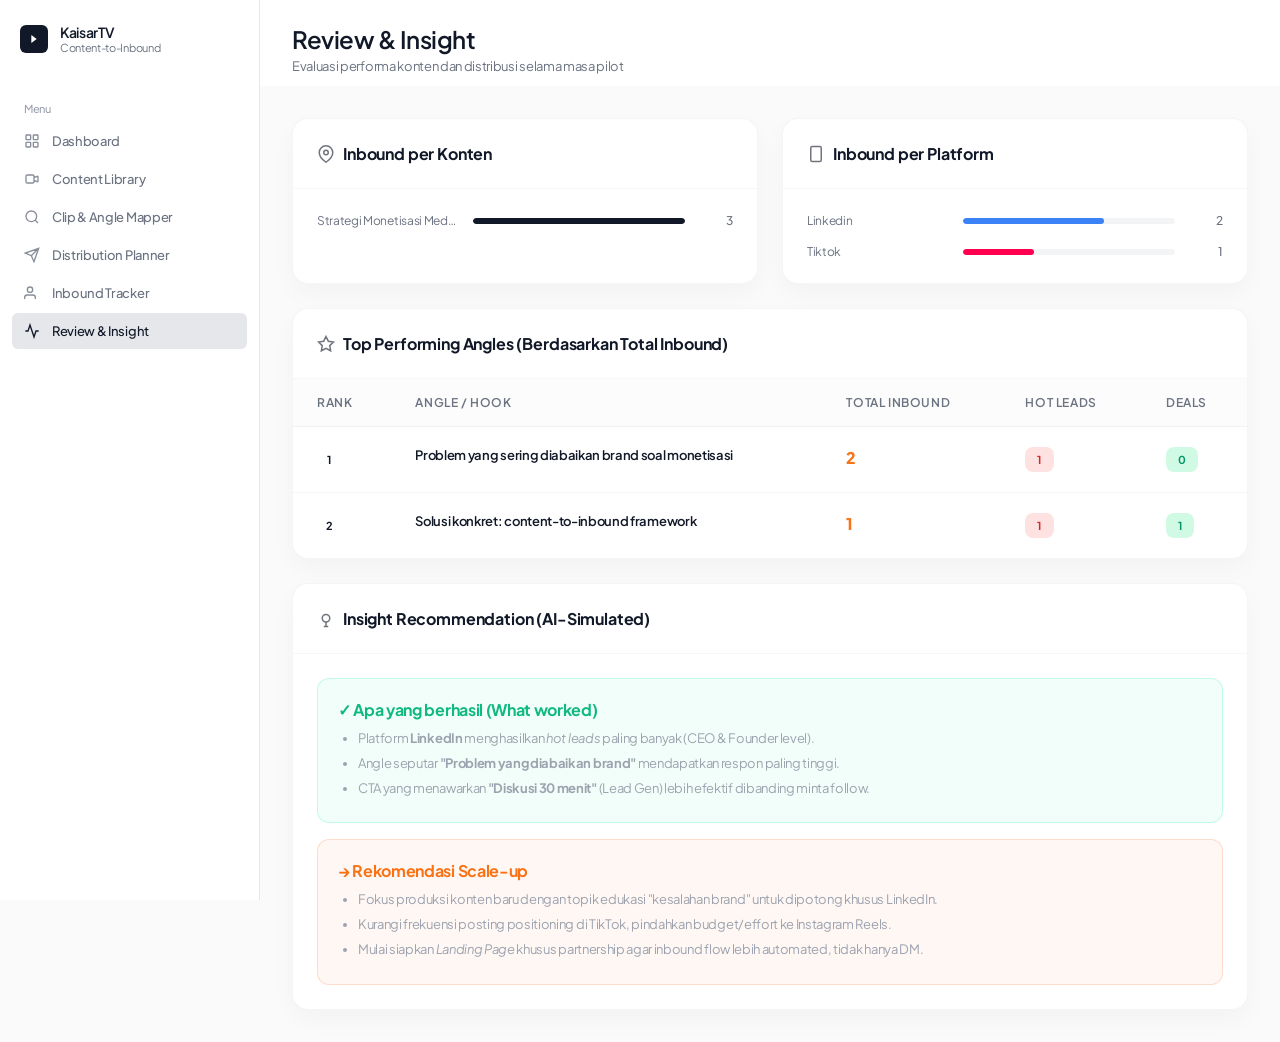
<file: review.html>
<!DOCTYPE html>
<html lang="id">
<head>
<meta charset="UTF-8"/><meta name="viewport" content="width=device-width, initial-scale=1.0"/>
<title>Review & Insight — KaisarTV</title>
<link rel="preconnect" href="https://fonts.googleapis.com"/>
<link href="https://fonts.googleapis.com/css2?family=Inter:wght@400;500;600;700;800&display=swap" rel="stylesheet"/>
<link rel="stylesheet" href="app-style.css"/>
</head>
<body>
<aside class="sidebar" id="sidebar">
  <div class="sidebar-logo">
    <div class="logo-icon"><svg viewBox="0 0 24 24" fill="none"><path d="M8 6L16 12L8 18V6Z" fill="white"/></svg></div>
    <div class="logo-text">KaisarTV<span>Content-to-Inbound</span></div>
  </div>
  <nav class="sidebar-nav">
    <div class="nav-section-label">Menu</div>
    <a class="nav-item" href="dashboard.html"><svg class="nav-icon" viewBox="0 0 24 24" fill="none" stroke="currentColor" stroke-width="2"><rect x="3" y="3" width="7" height="7" rx="1"/><rect x="14" y="3" width="7" height="7" rx="1"/><rect x="3" y="14" width="7" height="7" rx="1"/><rect x="14" y="14" width="7" height="7" rx="1"/></svg>Dashboard</a>
    <a class="nav-item" href="content.html"><svg class="nav-icon" viewBox="0 0 24 24" fill="none" stroke="currentColor" stroke-width="2"><path d="M15 10l4.553-2.069A1 1 0 0121 8.82V15.18a1 1 0 01-1.447.89L15 14M3 8a2 2 0 012-2h8a2 2 0 012 2v8a2 2 0 01-2 2H5a2 2 0 01-2-2V8z"/></svg>Content Library</a>
    <a class="nav-item" href="clips.html"><svg class="nav-icon" viewBox="0 0 24 24" fill="none" stroke="currentColor" stroke-width="2"><circle cx="11" cy="11" r="8"/><path d="M21 21l-4.35-4.35"/></svg>Clip & Angle Mapper</a>
    <a class="nav-item" href="distribution.html"><svg class="nav-icon" viewBox="0 0 24 24" fill="none" stroke="currentColor" stroke-width="2"><path d="M22 2L11 13M22 2L15 22l-4-9-9-4 20-7z"/></svg>Distribution Planner</a>
    <a class="nav-item" href="inbound.html"><svg class="nav-icon" viewBox="0 0 24 24" fill="none" stroke="currentColor" stroke-width="2"><path d="M17 21v-2a4 4 0 00-4-4H5a4 4 0 00-4 4v2"/><circle cx="9" cy="7" r="4"/></svg>Inbound Tracker</a>
    <a class="nav-item active" href="review.html"><svg class="nav-icon" viewBox="0 0 24 24" fill="none" stroke="currentColor" stroke-width="2"><polyline points="22 12 18 12 15 21 9 3 6 12 2 12"/></svg>Review & Insight</a>
  </nav>

</aside>

<div class="main">
  <div class="topbar">
    <div class="topbar-left"><h1>Review & Insight</h1><p>Evaluasi performa konten dan distribusi selama masa pilot</p></div>
    <div class="topbar-right"><div class="mobile-toggle" onclick="document.getElementById('sidebar').classList.toggle('open')"><svg viewBox="0 0 24 24" fill="none" stroke="currentColor" stroke-width="2"><line x1="3" y1="12" x2="21" y2="12"></line><line x1="3" y1="6" x2="21" y2="6"></line><line x1="3" y1="18" x2="21" y2="18"></line></svg></div></div>
  </div>
  <div class="page-content">

    <div class="two-col mb-20">
      <div class="card">
        <div class="card-header"><div class="card-title"><svg viewBox="0 0 24 24" fill="none" stroke="currentColor" stroke-width="2"><path d="M21 10c0 7-9 13-9 13s-9-6-9-13a9 9 0 0 1 18 0z"></path><circle cx="12" cy="10" r="3"></circle></svg> Inbound per Konten</div></div>
        <div class="card-body" id="chart-content"></div>
      </div>
      <div class="card">
        <div class="card-header"><div class="card-title"><svg viewBox="0 0 24 24" fill="none" stroke="currentColor" stroke-width="2"><rect x="5" y="2" width="14" height="20" rx="2" ry="2"></rect><line x1="12" y1="18" x2="12.01" y2="18"></line></svg> Inbound per Platform</div></div>
        <div class="card-body" id="chart-platform"></div>
      </div>
    </div>

    <div class="card mb-20">
      <div class="card-header"><div class="card-title"><svg viewBox="0 0 24 24" fill="none" stroke="currentColor" stroke-width="2"><polygon points="12 2 15.09 8.26 22 9.27 17 14.14 18.18 21.02 12 17.77 5.82 21.02 7 14.14 2 9.27 8.91 8.26 12 2"></polygon></svg> Top Performing Angles (Berdasarkan Total Inbound)</div></div>
      <div class="card-body" style="padding:0">
        <div class="table-wrap">
          <table>
            <thead><tr><th>Rank</th><th>Angle / Hook</th><th>Total Inbound</th><th>Hot Leads</th><th>Deals</th></tr></thead>
            <tbody id="table-angles"></tbody>
          </table>
        </div>
      </div>
    </div>

    <div class="card">
      <div class="card-header"><div class="card-title"><svg viewBox="0 0 24 24" fill="none" stroke="currentColor" stroke-width="2"><circle cx="12" cy="11" r="5"></circle><line x1="12" y1="16" x2="12" y2="22"></line><line x1="9" y1="22" x2="15" y2="22"></line></svg> Insight Recommendation (AI-Simulated)</div></div>
      <div class="card-body">
        <div style="background:rgba(0,229,160,0.05);border:1px solid rgba(0,229,160,0.2);border-radius:12px;padding:20px;margin-bottom:16px">
          <div style="font-weight:700;color:var(--green);margin-bottom:8px"><span style="color:var(--green)">✓</span> Apa yang berhasil (What worked)</div>
          <ul style="padding-left:20px;font-size:13px;color:var(--muted2);line-height:1.6">
            <li style="margin-bottom:4px">Platform <strong>LinkedIn</strong> menghasilkan <em>hot leads</em> paling banyak (CEO & Founder level).</li>
            <li style="margin-bottom:4px">Angle seputar <strong>"Problem yang diabaikan brand"</strong> mendapatkan respon paling tinggi.</li>
            <li style="margin-bottom:4px">CTA yang menawarkan <strong>"Diskusi 30 menit"</strong> (Lead Gen) lebih efektif dibanding minta follow.</li>
          </ul>
        </div>
        <div style="background:rgba(255,107,53,0.05);border:1px solid rgba(255,107,53,0.2);border-radius:12px;padding:20px">
          <div style="font-weight:700;color:var(--orange);margin-bottom:8px"><span style="color:var(--orange)">→</span> Rekomendasi Scale-up</div>
          <ul style="padding-left:20px;font-size:13px;color:var(--muted2);line-height:1.6">
            <li style="margin-bottom:4px">Fokus produksi konten baru dengan topik edukasi "kesalahan brand" untuk dipotong khusus LinkedIn.</li>
            <li style="margin-bottom:4px">Kurangi frekuensi posting positioning di TikTok, pindahkan budget/effort ke Instagram Reels.</li>
            <li style="margin-bottom:4px">Mulai siapkan <em>Landing Page</em> khusus partnership agar inbound flow lebih automated, tidak hanya DM.</li>
          </ul>
        </div>
      </div>
    </div>

  </div>
</div>

<script src="db.js"></script>
<script>
DB.seed();

function renderContentChart() {
  const map = DB.getInboundByContent();
  const sorted = Object.entries(map).sort((a,b)=>b[1]-a[1]);
  const total = DB.getInbounds().length || 1;
  const el = document.getElementById('chart-content');
  if(!sorted.length) { el.innerHTML='<div class="empty-state"><div class="empty-title">Belum ada data</div></div>'; return; }
  el.innerHTML = `<div class="bar-chart-h">
    ${sorted.map(([name,count])=>`
      <div class="bar-h-item">
        <div class="bar-h-label" title="${name}">${name}</div>
        <div class="bar-h-track"><div class="bar-h-fill" style="width:${count/total*100}%"></div></div>
        <div class="bar-h-val">${count}</div>
      </div>
    `).join('')}
  </div>`;
}

function renderPlatformChart() {
  const map = DB.getInboundByPlatform();
  const sorted = Object.entries(map).sort((a,b)=>b[1]-a[1]);
  const total = DB.getInbounds().length || 1;
  const el = document.getElementById('chart-platform');
  const colors = { linkedin:'var(--blue)', tiktok:'#ff0050', reels:'#e1306c', shorts:'#ff0000', dm:'var(--orange)', other:'var(--muted)' };
  if(!sorted.length) { el.innerHTML='<div class="empty-state"><div class="empty-title">Belum ada data</div></div>'; return; }
  el.innerHTML = `<div class="bar-chart-h">
    ${sorted.map(([name,count])=>`
      <div class="bar-h-item">
        <div class="bar-h-label" style="text-transform:capitalize">${name}</div>
        <div class="bar-h-track"><div class="bar-h-fill" style="width:${count/total*100}%;background:${colors[name]||'var(--orange)'}"></div></div>
        <div class="bar-h-val">${count}</div>
      </div>
    `).join('')}
  </div>`;
}

function renderTable() {
  const inbounds = DB.getInbounds();
  const map = {};
  inbounds.forEach(i => {
    const k = i.clipAngle || 'Unknown';
    if(!map[k]) map[k] = { total:0, hot:0, deal:0 };
    map[k].total++;
    if(i.quality==='hot') map[k].hot++;
    if(i.status==='deal') map[k].deal++;
  });
  const sorted = Object.entries(map).sort((a,b) => b[1].total - a[1].total).slice(0,10);
  const tbody = document.getElementById('table-angles');
  if(!sorted.length) { tbody.innerHTML='<tr><td colspan="5" style="text-align:center;padding:30px">Belum ada data insight</td></tr>'; return; }
  tbody.innerHTML = sorted.map(([angle, stats], idx) => `
    <tr>
      <td><div style="width:24px;height:24px;border-radius:50%;background:var(--glass);display:flex;align-items:center;justify-content:center;font-weight:700;font-size:11px">${idx+1}</div></td>
      <td style="font-weight:600;font-size:13px">${angle}</td>
      <td style="font-size:16px;font-weight:800;color:var(--orange)">${stats.total}</td>
      <td><span class="badge badge-hot">${stats.hot}</span></td>
      <td><span class="badge badge-deal">${stats.deal}</span></td>
    </tr>
  `).join('');
}

renderContentChart();
renderPlatformChart();
renderTable();
</script>
</body>
</html>
</file>
<file: style.css>
@import url('https://fonts.googleapis.com/css2?family=Plus+Jakarta+Sans:wght@400;500;600;700;800&display=swap');
/* ===========================
   RESET & BASE
=========================== */
*, *::before, *::after { box-sizing: border-box; margin: 0; padding: 0; }

:root {
  --orange: #FF6B35;
  --red: #FF3D6B;
  --dark: #FFFFFF;
  --dark2: #F9FAFB;
  --dark3: #F3F4F6;
  --glass: #FFFFFF;
  --glass-border: rgba(0,0,0,0.05);
  --text: #111827;
  --muted: #6B7280;
  --green: #10B981;
}

html { scroll-behavior: smooth; }

body {
  font-family: 'Plus Jakarta Sans', sans-serif;
  background: var(--dark);
  color: var(--text);
  overflow-x: hidden;
  line-height: 1.6;
  letter-spacing: -0.02em;
}

/* ===========================
   NOISE TEXTURE
=========================== */
.noise {
  position: absolute; inset: 0;
  background-image: url("data:image/svg+xml,%3Csvg viewBox='0 0 256 256' xmlns='http://www.w3.org/2000/svg'%3E%3Cfilter id='noise'%3E%3CfeTurbulence type='fractalNoise' baseFrequency='0.9' numOctaves='4' stitchTiles='stitch'/%3E%3C/filter%3E%3Crect width='100%25' height='100%25' filter='url(%23noise)' opacity='0.04'/%3E%3C/svg%3E");
  pointer-events: none; z-index: 1;
}

/* ===========================
   GRADIENT TEXT
=========================== */
.gradient-text {
  background: linear-gradient(135deg, var(--orange), var(--red));
  -webkit-background-clip: text;
  -webkit-text-fill-color: transparent;
  background-clip: text;
}

/* ===========================
   NAV
=========================== */
.nav {
  position: absolute; top: 0; left: 0; right: 0;
  display: flex; justify-content: space-between; align-items: center;
  padding: 28px 48px;
  z-index: 10;
}
.nav-logo {
  display: flex; align-items: center; gap: 8px;
  font-size: 16px; font-weight: 600; letter-spacing: -0.3px;
}
.dot {
  width: 8px; height: 8px; border-radius: 50%;
  background: linear-gradient(135deg, var(--orange), var(--red));
}
.nav-badge {
  font-size: 11px; font-weight: 600; letter-spacing: 1.5px;
  text-transform: uppercase; color: var(--orange);
  border: 1px solid rgba(255,107,53,0.3);
  padding: 6px 14px; border-radius: 100px;
  backdrop-filter: blur(10px);
}

/* ===========================
   HERO
=========================== */
.hero {
  position: relative; min-height: 100vh;
  display: flex; align-items: center;
  background: radial-gradient(ellipse at 70% 50%, rgba(255,107,53,0.05) 0%, transparent 60%),
              radial-gradient(ellipse at 20% 80%, rgba(59,130,246,0.05) 0%, transparent 50%),
              var(--dark);
  overflow: hidden;
}

.hero-content {
  position: relative; z-index: 5;
  padding: 120px 48px 80px;
  max-width: 700px;
}

.hero-tag {
  font-size: 13px; font-weight: 600; letter-spacing: 2px;
  text-transform: uppercase; color: var(--orange);
  margin-bottom: 24px;
  display: flex; align-items: center; gap: 10px;
}
.hero-tag::before {
  content: '';
  display: inline-block; width: 32px; height: 2px;
  background: linear-gradient(to right, var(--orange), var(--red));
}

.hero-title {
  font-family: 'Plus Jakarta Sans', sans-serif;
  font-size: clamp(56px, 8vw, 110px);
  line-height: 0.95;
  letter-spacing: -0.05em;
  font-weight: 800;
  margin-bottom: 28px;
  color: var(--text);
}

.hero-sub {
  font-size: 17px; line-height: 1.7;
  color: var(--muted);
  max-width: 480px;
  margin-bottom: 36px;
}

.hero-chips {
  display: flex; flex-wrap: wrap; gap: 10px;
  margin-bottom: 48px;
}
.chip {
  font-size: 12px; font-weight: 600;
  padding: 8px 16px; border-radius: 100px;
  border: 1px solid var(--glass-border);
  background: var(--glass);
  backdrop-filter: blur(10px);
  color: var(--muted);
}

.cta-btn {
  display: inline-flex; align-items: center; gap: 12px;
  background: linear-gradient(135deg, var(--orange), var(--red));
  color: white; font-weight: 700; font-size: 15px;
  padding: 16px 32px; border-radius: 100px;
  text-decoration: none;
  box-shadow: 0 20px 60px rgba(255,107,53,0.4);
  transition: transform 0.3s ease, box-shadow 0.3s ease;
}
.cta-btn:hover {
  transform: translateY(-3px);
  box-shadow: 0 30px 80px rgba(255,107,53,0.5);
}
.cta-btn span { font-size: 20px; }

/* HERO VISUAL */
.hero-visual {
  position: absolute; right: -80px; top: 50%;
  transform: translateY(-50%);
  width: 600px; height: 600px;
  pointer-events: none;
}
.orbit-ring {
  position: absolute; border-radius: 50%;
  border: 1px solid rgba(255,107,53,0.15);
  top: 50%; left: 50%;
  transform: translate(-50%, -50%);
  animation: spin linear infinite;
}
.r1 { width: 220px; height: 220px; animation-duration: 8s; }
.r2 { width: 360px; height: 360px; animation-duration: 14s; animation-direction: reverse; }
.r3 { width: 500px; height: 500px; animation-duration: 22s; }
.orbit-dot {
  position: absolute; top: -4px; left: 50%;
  width: 8px; height: 8px; border-radius: 50%;
  background: linear-gradient(135deg, var(--orange), var(--red));
  transform: translateX(-50%);
  box-shadow: 0 0 20px rgba(255,107,53,0.8);
}
.center-glow {
  position: absolute; top: 50%; left: 50%;
  transform: translate(-50%, -50%);
  width: 80px; height: 80px;
  display: flex; align-items: center; justify-content: center;
  filter: drop-shadow(0 0 40px rgba(255,107,53,0.6));
}
@keyframes spin { from { transform: translate(-50%, -50%) rotate(0deg); } to { transform: translate(-50%, -50%) rotate(360deg); } }

/* ===========================
   SECTIONS
=========================== */
.section { padding: 100px 0; }
.dark-section { background: var(--dark2); }
.container { max-width: 1100px; margin: 0 auto; padding: 0 48px; }

.section-label {
  font-size: 11px; font-weight: 700; letter-spacing: 2.5px;
  text-transform: uppercase; color: var(--orange);
  margin-bottom: 16px;
}
.section-title {
  font-family: 'Plus Jakarta Sans', sans-serif;
  font-size: clamp(36px, 5vw, 60px);
  font-weight: 800; letter-spacing: -0.04em;
  line-height: 1.1;
  margin-bottom: 60px;
  color: var(--text);
}

/* ===========================
   PROBLEM SECTION
=========================== */
.problem-grid {
  display: grid; grid-template-columns: 1fr auto 1fr; gap: 24px;
  align-items: center;
}
.problem-card {
  background: var(--dark);
  border: none;
  box-shadow: 0 10px 30px rgba(0,0,0,0.03);
  border-radius: 20px; padding: 36px;
}
.problem-card.goal { border: 1px solid rgba(255,107,53,0.15); background: #fffaf7; box-shadow: 0 10px 40px rgba(255,107,53,0.05); }
.card-label {
  font-size: 11px; font-weight: 700; letter-spacing: 2px;
  text-transform: uppercase; color: var(--muted);
  margin-bottom: 20px;
}
.problem-card.goal .card-label { color: var(--orange); }
.problem-card ul { list-style: none; display: flex; flex-direction: column; gap: 14px; }
.problem-card li {
  padding-left: 20px; position: relative;
  font-size: 15px; color: var(--muted); line-height: 1.6;
}
.problem-card li::before {
  content: ''; position: absolute; left: 0; top: 10px;
  width: 6px; height: 6px; border-radius: 50%;
  background: var(--muted);
}
.problem-card.goal li::before { background: var(--orange); }
.arrow-divider {
  font-size: 32px; color: var(--orange);
  font-weight: 300; text-align: center;
}

/* ===========================
   COMPONENTS GRID
=========================== */
.comp-grid {
  display: grid; grid-template-columns: repeat(2, 1fr); gap: 24px;
}
.comp-card {
  background: var(--dark);
  border: none;
  box-shadow: 0 12px 30px rgba(0,0,0,0.03);
  border-radius: 24px; padding: 40px;
  position: relative; overflow: hidden;
  transition: transform 0.3s ease, box-shadow 0.3s ease;
}
.comp-card:hover {
  transform: translateY(-4px);
  box-shadow: 0 20px 40px rgba(0,0,0,0.06);
}
.comp-card::before {
  content: attr(data-num);
  position: absolute; top: 24px; right: 28px;
  font-size: 80px; font-weight: 800; line-height: 1;
  color: rgba(0,0,0,0.03);
  font-family: 'Plus Jakarta Sans', sans-serif;
  letter-spacing: -0.05em;
}
.comp-icon { font-size: 32px; margin-bottom: 12px; }
.comp-category {
  font-size: 11px; font-weight: 700; letter-spacing: 2px;
  text-transform: uppercase; color: var(--orange); margin-bottom: 12px;
}
.comp-card h3 {
  font-size: 22px; font-weight: 700; letter-spacing: -0.5px;
  margin-bottom: 14px; line-height: 1.3;
}
.comp-card p { font-size: 14px; color: var(--muted); line-height: 1.7; margin-bottom: 28px; }
.deliverables {
  border-top: 1px solid var(--glass-border);
  padding-top: 20px;
}
.deliv-label {
  font-size: 11px; font-weight: 700; letter-spacing: 1.5px;
  text-transform: uppercase; color: var(--muted); margin-bottom: 12px;
}
.deliv-list { display: flex; flex-direction: column; gap: 8px; }
.deliv-list span {
  font-size: 13px; color: var(--muted); line-height: 1.5; font-weight: 500;
}

/* ===========================
   TIMELINE
=========================== */
.timeline { display: flex; flex-direction: column; gap: 0; }
.tl-item { display: grid; grid-template-columns: 120px 40px 1fr; gap: 0; align-items: start; }
.tl-week {
  font-size: 12px; font-weight: 700; letter-spacing: 1.5px;
  text-transform: uppercase; color: var(--orange);
  padding-top: 32px; text-align: right; padding-right: 24px;
}
.tl-connector {
  display: flex; flex-direction: column; align-items: center;
  gap: 0;
}
.tl-connector::before {
  content: '';
  width: 14px; height: 14px; border-radius: 50%;
  background: var(--orange);
  margin-top: 29px; flex-shrink: 0;
  box-shadow: 0 4px 10px rgba(255,107,53,0.3);
}
.tl-connector::after {
  content: '';
  width: 2px; flex: 1;
  background: linear-gradient(to bottom, rgba(255,107,53,0.2), transparent);
  min-height: 40px;
}
.tl-connector.last::after { display: none; }
.tl-card {
  background: var(--dark);
  border: none;
  box-shadow: 0 10px 24px rgba(0,0,0,0.03);
  border-radius: 20px; padding: 28px 32px;
  margin: 16px 0 24px 20px;
  transition: box-shadow 0.3s ease, transform 0.3s ease;
}
.tl-card:hover { box-shadow: 0 16px 32px rgba(255,107,53,0.08); transform: translateX(4px); }
.highlight-card {
  border: 1px solid rgba(255,107,53,0.15);
  background: #fffaf7;
}
.tl-title { font-size: 18px; font-weight: 800; margin-bottom: 10px; letter-spacing: -0.02em; }
.tl-card p { font-size: 14px; color: var(--muted); line-height: 1.7; margin-bottom: 16px; }
.tl-tags { display: flex; gap: 8px; flex-wrap: wrap; }
.tl-tags span {
  font-size: 12px; font-weight: 600;
  padding: 5px 12px; border-radius: 100px;
  background: var(--dark2);
  color: var(--muted);
}

/* ===========================
   METRICS
=========================== */
.metrics-grid {
  display: grid; grid-template-columns: repeat(3, 1fr); gap: 20px;
}
.metric-card {
  background: var(--dark);
  border: none;
  box-shadow: 0 10px 24px rgba(0,0,0,0.03);
  border-radius: 20px; padding: 32px 28px;
  text-align: center;
  transition: transform 0.3s ease, box-shadow 0.3s ease;
}
.metric-card:hover {
  transform: translateY(-6px);
  box-shadow: 0 20px 40px rgba(0,0,0,0.06);
}
.metric-icon { font-size: 36px; margin-bottom: 14px; }
.metric-name { font-size: 18px; font-weight: 800; margin-bottom: 8px; letter-spacing: -0.02em; }
.metric-desc { font-size: 13px; color: var(--muted); line-height: 1.6; }

/* ===========================
   CHECKLIST
=========================== */
.checklist { display: flex; flex-direction: column; gap: 16px; }
.check-item {
  display: flex; gap: 20px; align-items: flex-start;
  background: var(--dark);
  border: none;
  box-shadow: 0 8px 20px rgba(0,0,0,0.03);
  border-radius: 16px; padding: 24px 28px;
  cursor: pointer;
  transition: transform 0.3s ease, box-shadow 0.3s ease;
}
.check-item:hover { transform: translateY(-2px); box-shadow: 0 14px 28px rgba(0,0,0,0.06); }
.check-box {
  width: 24px; height: 24px; border-radius: 8px;
  border: 2px solid rgba(0,0,0,0.1);
  flex-shrink: 0; margin-top: 2px;
  display: flex; align-items: center; justify-content: center;
  transition: all 0.3s ease; cursor: pointer;
}
.check-box.checked {
  background: var(--green);
  border-color: transparent;
}
.check-box.checked::after { content: '✓'; color: white; font-size: 13px; font-weight: 700; }
.check-text strong { display: block; font-size: 16px; font-weight: 700; margin-bottom: 4px; }
.check-text span { font-size: 14px; color: var(--muted); line-height: 1.6; }

/* ===========================
   SCOPE
=========================== */
.scope-grid { display: grid; grid-template-columns: repeat(2, 1fr); gap: 24px; }
.scope-card {
  border-radius: 24px; padding: 36px;
}
.scope-card.green {
  background: rgba(0,229,160,0.05);
  border: 1px solid rgba(0,229,160,0.2);
}
.scope-card.orange {
  background: rgba(255,107,53,0.05);
  border: 1px solid rgba(255,107,53,0.2);
}
.scope-header {
  font-size: 16px; font-weight: 700;
  margin-bottom: 24px; letter-spacing: -0.3px;
}
.scope-card.green .scope-header { color: var(--green); }
.scope-card.orange .scope-header { color: var(--orange); }
.scope-card ul { list-style: none; display: flex; flex-direction: column; gap: 14px; }
.scope-card li {
  font-size: 14px; color: var(--muted); line-height: 1.6;
  padding-left: 18px; position: relative;
}
.scope-card li::before {
  content: ''; position: absolute; left: 0; top: 9px;
  width: 6px; height: 6px; border-radius: 50%;
}
.scope-card.green li::before { background: var(--green); }
.scope-card.orange li::before { background: var(--orange); }

/* ===========================
   VISION
=========================== */
.vision-section {
  background: radial-gradient(ellipse at 50% 0%, rgba(255,107,53,0.12) 0%, transparent 60%),
              var(--dark);
  text-align: center;
}
.vision-content { max-width: 700px; margin: 0 auto; }
.vision-title {
  font-family: 'Plus Jakarta Sans', sans-serif;
  font-size: clamp(44px, 6vw, 72px);
  font-weight: 800; letter-spacing: -0.05em;
  line-height: 1.1; margin-bottom: 28px;
  color: var(--text);
}
.vision-desc {
  font-size: 16px; color: var(--muted);
  line-height: 1.8; margin-bottom: 60px;
}
.vision-roadmap {
  display: flex; align-items: center; justify-content: center;
  gap: 0;
}
.rm-step { text-align: center; min-width: 160px; }
.rm-dot {
  width: 16px; height: 16px; border-radius: 50%;
  border: 2px solid var(--glass-border);
  margin: 0 auto 12px;
  position: relative;
  transition: all 0.3s ease;
}
.rm-step.active .rm-dot {
  background: linear-gradient(135deg, var(--orange), var(--red));
  border-color: transparent;
  box-shadow: 0 0 24px rgba(255,107,53,0.5);
}
.rm-label { font-size: 14px; font-weight: 700; margin-bottom: 4px; }
.rm-sub { font-size: 12px; color: var(--muted); line-height: 1.4; }
.rm-line {
  height: 2px; flex: 1; max-width: 80px;
  background: linear-gradient(to right, rgba(255,107,53,0.4), rgba(255,255,255,0.05));
  margin-bottom: 28px;
}

/* ===========================
   FOOTER
=========================== */
.footer {
  background: var(--dark2);
  border-top: 1px solid var(--glass-border);
  padding: 40px 0;
}
.footer-inner {
  display: flex; justify-content: space-between; align-items: center;
}
.footer-logo { font-size: 18px; font-weight: 700; margin-bottom: 6px; }
.footer-sub { font-size: 12px; color: var(--muted); }
.footer-status {
  display: flex; align-items: center; gap: 8px;
  font-size: 13px; font-weight: 600; color: var(--orange);
}
.status-dot {
  width: 8px; height: 8px; border-radius: 50%;
  background: var(--orange);
  animation: pulse 2s infinite;
}
@keyframes pulse {
  0%, 100% { opacity: 1; transform: scale(1); }
  50% { opacity: 0.5; transform: scale(1.3); }
}

/* ===========================
   RESPONSIVE
=========================== */
@media (max-width: 900px) {
  .nav { padding: 20px 24px; }
  .hero-content { padding: 100px 24px 60px; }
  .hero-visual { display: none; }
  .problem-grid { grid-template-columns: 1fr; }
  .arrow-divider { transform: rotate(90deg); }
  .comp-grid { grid-template-columns: 1fr; }
  .metrics-grid { grid-template-columns: repeat(2, 1fr); }
  .scope-grid { grid-template-columns: 1fr; }
  .container { padding: 0 24px; }
  .tl-item { grid-template-columns: 80px 32px 1fr; }
  .vision-roadmap { flex-direction: column; gap: 24px; }
  .rm-line { width: 2px; height: 40px; background: linear-gradient(to bottom, rgba(255,107,53,0.4), transparent); }
  .footer-inner { flex-direction: column; gap: 20px; text-align: center; }
}

@media (max-width: 600px) {
  .metrics-grid { grid-template-columns: 1fr; }
  .hero-chips { gap: 6px; }
}

/* STICKY NAV */
.nav { transition: background 0.4s ease, backdrop-filter 0.4s ease, box-shadow 0.4s ease; }
.nav.scrolled {
  position: fixed; background: rgba(255,255,255,0.85);
  backdrop-filter: blur(20px); box-shadow: 0 1px 0 rgba(0,0,0,0.06);
}

/* SECTION DOTS */
.section-dots {
  position: fixed; right: 24px; top: 50%; transform: translateY(-50%);
  display: flex; flex-direction: column; gap: 10px; z-index: 100;
}
.sdot {
  width: 8px; height: 8px; border-radius: 50%;
  background: rgba(255,255,255,0.15); cursor: pointer;
  transition: all 0.3s ease; border: none;
}
.sdot.active { background: var(--orange); transform: scale(1.4); box-shadow: 0 0 10px rgba(255,107,53,0.6); }
@media (max-width: 900px) { .section-dots { display: none; } }

/* COMP CARD EXPAND */
.comp-expand { display: none; margin-top: 20px; border-top: 1px solid var(--glass-border); padding-top: 20px; }
.comp-card.expanded .comp-expand { display: block; }
.comp-card.expanded { border-color: rgba(255,107,53,0.4); box-shadow: 0 0 40px rgba(255,107,53,0.08); }
.expand-hint { font-size: 11px; color: var(--muted); margin-top: 16px; opacity: 0.6; }
.clip-table { width: 100%; border-collapse: collapse; font-size: 12px; margin-top: 12px; }
.clip-table th { text-align: left; color: var(--orange); font-size: 10px; letter-spacing: 1.5px; text-transform: uppercase; padding: 6px 10px; border-bottom: 1px solid var(--glass-border); }
.clip-table td { padding: 8px 10px; color: rgba(240,240,245,0.75); border-bottom: 1px solid rgba(255,255,255,0.03); }
.platform-badges { display: flex; flex-wrap: wrap; gap: 8px; margin-top: 12px; }
.pbadge { font-size: 11px; font-weight: 600; padding: 5px 12px; border-radius: 100px; border: 1px solid var(--glass-border); background: var(--glass); color: var(--muted); }
.pbadge.active { border-color: rgba(255,107,53,0.4); color: var(--orange); background: rgba(255,107,53,0.08); }
.flow-mini { display: flex; flex-direction: column; gap: 8px; margin-top: 12px; }
.flow-mini-step { display: flex; align-items: center; gap: 10px; font-size: 13px; color: rgba(240,240,245,0.75); }
.flow-mini-step::before { content: '→'; color: var(--orange); font-weight: 700; flex-shrink: 0; }

/* METRICS WITH BARS */
.metric-card { text-align: left; }
.mbar-track { height: 4px; background: rgba(255,255,255,0.06); border-radius: 100px; margin-top: 16px; overflow: hidden; }
.mbar-fill { height: 100%; border-radius: 100px; background: linear-gradient(to right, var(--orange), var(--red)); width: 0; transition: width 1.2s cubic-bezier(0.4,0,0.2,1); }

/* CHECKLIST PROGRESS */
.check-progress-wrap { margin-bottom: 24px; }
.check-progress-header { display: flex; justify-content: space-between; align-items: center; margin-bottom: 10px; }
.check-progress-header span { font-size: 13px; font-weight: 600; color: var(--orange); }
.progress-track { height: 6px; background: rgba(255,255,255,0.06); border-radius: 100px; overflow: hidden; }
.progress-fill { height: 100%; border-radius: 100px; background: linear-gradient(to right, var(--orange), var(--red)); width: 0; transition: width 0.5s ease; }
#confetti-container { position: fixed; top: 0; left: 0; width: 100%; pointer-events: none; z-index: 9999; }
@keyframes confetti-fall { 0% { transform: translateY(-10px) rotate(0deg); opacity: 1; } 100% { transform: translateY(100vh) rotate(720deg); opacity: 0; } }
.confetti-piece { position: absolute; top: 0; animation: confetti-fall linear forwards; }

/* SIMULATOR SECTION */
.sim-section { background: var(--dark2); }
.sim-card {
  background: var(--dark); border: none; box-shadow: 0 10px 30px rgba(0,0,0,0.03);
  border-radius: 24px; padding: 40px; max-width: 760px; margin: 0 auto;
}
.sim-fields { display: grid; grid-template-columns: 1fr 1fr; gap: 16px; margin-bottom: 16px; }
.sim-field { display: flex; flex-direction: column; gap: 8px; }
.sim-field label { font-size: 11px; font-weight: 700; letter-spacing: 1.5px; text-transform: uppercase; color: var(--muted); }
.sim-field select, .sim-field input {
  background: #F9FAFB; border: 1px solid rgba(0,0,0,0.1);
  border-radius: 12px; padding: 12px 16px; color: var(--text); font-size: 14px;
  font-family: 'Plus Jakarta Sans', sans-serif; outline: none; transition: border-color 0.3s ease;
}
.sim-field select:focus, .sim-field input:focus { border-color: rgba(255,107,53,0.4); }
.sim-field select option { background: #FFFFFF; }
.sim-topic-row { margin-bottom: 20px; }
.sim-topic-row label { font-size: 11px; font-weight: 700; letter-spacing: 1.5px; text-transform: uppercase; color: var(--muted); display: block; margin-bottom: 8px; }
.sim-topic-row input { width: 100%; background: #F9FAFB; border: 1px solid rgba(0,0,0,0.1); border-radius: 12px; padding: 12px 16px; color: var(--text); font-size: 14px; font-family: 'Plus Jakarta Sans', sans-serif; outline: none; transition: border-color 0.3s ease; }
.sim-topic-row input:focus { border-color: rgba(255,107,53,0.4); }
.sim-generate-btn {
  width: 100%; padding: 16px; border-radius: 12px;
  background: linear-gradient(135deg, var(--orange), var(--red));
  border: none; color: white; font-size: 15px; font-weight: 700;
  cursor: pointer; transition: transform 0.2s ease, box-shadow 0.2s ease;
  font-family: 'Inter', sans-serif;
}
.sim-generate-btn:hover { transform: translateY(-2px); box-shadow: 0 16px 40px rgba(255,107,53,0.35); }
.sim-result {
  margin-top: 28px; border: 1px solid rgba(255,107,53,0.25);
  border-radius: 20px; padding: 28px; background: rgba(255,107,53,0.04);
  display: none;
}
.sim-result.visible { display: block; animation: fadeInUp 0.4s ease; }
@keyframes fadeInUp { from { opacity: 0; transform: translateY(12px); } to { opacity: 1; transform: translateY(0); } }
.out-row { margin-bottom: 16px; }
.out-label { font-size: 10px; font-weight: 700; letter-spacing: 2px; text-transform: uppercase; color: var(--orange); margin-bottom: 6px; }
.out-text { font-size: 14px; color: rgba(240,240,245,0.85); line-height: 1.7; font-style: italic; }
.out-text.caption { font-style: normal; white-space: pre-line; }
.sim-actions { display: flex; gap: 12px; margin-top: 20px; }
.sim-copy-btn {
  flex: 1; padding: 12px; border-radius: 10px;
  background: var(--glass); border: 1px solid var(--glass-border);
  color: var(--text); font-size: 13px; font-weight: 600; cursor: pointer;
  transition: all 0.2s ease; font-family: 'Inter', sans-serif;
}
.sim-copy-btn:hover { border-color: rgba(255,107,53,0.4); color: var(--orange); }
@media (max-width: 640px) { .sim-fields { grid-template-columns: 1fr; } }

/* DASHBOARD MOCKUP */
.dash-section { background: var(--dark); }
.dash-preview-label {
  display: inline-flex; align-items: center; gap: 8px;
  font-size: 12px; font-weight: 600; color: var(--muted);
  border: 1px solid var(--glass-border); padding: 8px 16px; border-radius: 100px;
  margin-bottom: 32px;
}
.dash-grid { display: grid; grid-template-columns: repeat(3,1fr); gap: 16px; margin-bottom: 24px; }
.dash-card {
  background: var(--dark); border: none; box-shadow: 0 10px 24px rgba(0,0,0,0.03);
  border-radius: 20px; padding: 24px;
}
.dash-kpi-val { font-size: 36px; font-weight: 800; letter-spacing: -0.04em; font-family: 'Plus Jakarta Sans', sans-serif; background: linear-gradient(135deg,var(--orange),var(--red)); -webkit-background-clip: text; -webkit-text-fill-color: transparent; background-clip: text; }
.dash-kpi-label { font-size: 12px; color: var(--muted); margin-top: 4px; }
.dash-chart-card {
  background: var(--dark); border: none; box-shadow: 0 10px 24px rgba(0,0,0,0.03);
  border-radius: 20px; padding: 28px; margin-bottom: 24px;
}
.dash-chart-title { font-size: 14px; font-weight: 700; margin-bottom: 20px; }
.bar-chart { display: flex; align-items: flex-end; gap: 12px; height: 120px; }
.bar-item { flex: 1; display: flex; flex-direction: column; align-items: center; gap: 8px; }
.bar-fill { width: 100%; border-radius: 6px 6px 0 0; background: linear-gradient(to top, var(--orange), var(--red)); transition: height 1s cubic-bezier(0.4,0,0.2,1); }
.bar-label { font-size: 10px; color: var(--muted); text-align: center; }
.platform-donut-row { display: grid; grid-template-columns: 1fr 1fr; gap: 24px; }
.donut-card { background: var(--dark); border: none; box-shadow: 0 10px 24px rgba(0,0,0,0.03); border-radius: 20px; padding: 28px; }
.donut-wrap { display: flex; align-items: center; gap: 24px; }
.donut { width: 80px; height: 80px; border-radius: 50%; background: conic-gradient(var(--orange) 0% 38%, var(--red) 38% 62%, var(--green) 62% 80%, rgba(255,255,255,0.1) 80% 100%); flex-shrink: 0; }
.donut-legend { display: flex; flex-direction: column; gap: 8px; }
.dl-item { display: flex; align-items: center; gap: 8px; font-size: 12px; color: var(--muted); }
.dl-dot { width: 8px; height: 8px; border-radius: 50%; flex-shrink: 0; }
@media (max-width: 768px) { .dash-grid { grid-template-columns: 1fr; } .platform-donut-row { grid-template-columns: 1fr; } }

/* CTA CLOSING */
.cta-section { background: radial-gradient(ellipse at 50% 0%, rgba(255,107,53,0.15) 0%, transparent 60%), var(--dark2); text-align: center; }
.cta-closing { max-width: 620px; margin: 0 auto; }
.cta-headline { font-family: 'Plus Jakarta Sans', sans-serif; font-size: clamp(40px,6vw,64px); font-weight: 800; letter-spacing: -0.05em; line-height: 1.1; margin-bottom: 20px; color: var(--text); }
.cta-sub { font-size: 16px; color: var(--muted); line-height: 1.7; margin-bottom: 16px; }
.cta-slot { font-size: 13px; font-weight: 600; color: var(--orange); margin-bottom: 40px; }
.cta-buttons { display: flex; gap: 16px; justify-content: center; flex-wrap: wrap; }
.cta-btn-primary {
  display: inline-flex; align-items: center; gap: 10px;
  background: linear-gradient(135deg, var(--orange), var(--red));
  color: white; font-weight: 700; font-size: 15px;
  padding: 16px 32px; border-radius: 100px; text-decoration: none;
  box-shadow: 0 20px 60px rgba(255,107,53,0.35);
  transition: transform 0.2s, box-shadow 0.2s; cursor: pointer; border: none; font-family: 'Inter', sans-serif;
}
.cta-btn-primary:hover { transform: translateY(-3px); box-shadow: 0 28px 70px rgba(255,107,53,0.45); }
.cta-btn-secondary {
  display: inline-flex; align-items: center; gap: 10px;
  background: var(--dark); border: 1px solid rgba(0,0,0,0.1); box-shadow: 0 4px 10px rgba(0,0,0,0.02);
  color: var(--text); font-weight: 600; font-size: 15px;
  padding: 16px 32px; border-radius: 100px; text-decoration: none;
  transition: all 0.2s; cursor: pointer; font-family: 'Plus Jakarta Sans', sans-serif;
}
.cta-btn-secondary:hover { border-color: rgba(255,107,53,0.4); color: var(--orange); }

/* MODAL */
.modal-overlay {
  position: fixed; inset: 0; background: rgba(0,0,0,0.7);
  backdrop-filter: blur(12px); z-index: 1000;
  display: none; align-items: center; justify-content: center;
}
.modal-overlay.visible { display: flex; animation: fadeInUp 0.3s ease; }
.modal-box {
  background: var(--dark); border: none; box-shadow: 0 20px 60px rgba(0,0,0,0.1);
  border-radius: 24px; padding: 40px; max-width: 460px; width: 90%;
  position: relative;
}
.modal-title { font-size: 22px; font-weight: 700; margin-bottom: 8px; }
.modal-sub { font-size: 14px; color: var(--muted); margin-bottom: 28px; }
.modal-field { display: flex; flex-direction: column; gap: 8px; margin-bottom: 16px; }
.modal-field label { font-size: 11px; font-weight: 700; letter-spacing: 1.5px; text-transform: uppercase; color: var(--muted); }
.modal-field input, .modal-field select {
  background: #F9FAFB; border: 1px solid rgba(0,0,0,0.1);
  border-radius: 10px; padding: 12px 14px; color: var(--text);
  font-size: 14px; font-family: 'Plus Jakarta Sans', sans-serif; outline: none;
}
.modal-field input:focus, .modal-field select:focus { border-color: rgba(255,107,53,0.4); }
.modal-field select option { background: #FFFFFF; }
.modal-submit-btn {
  width: 100%; padding: 14px; border-radius: 10px; margin-top: 8px;
  background: linear-gradient(135deg,var(--orange),var(--red));
  border: none; color: white; font-size: 15px; font-weight: 700;
  cursor: pointer; font-family: 'Inter', sans-serif;
  transition: transform 0.2s, box-shadow 0.2s;
}
.modal-submit-btn:hover { transform: translateY(-2px); box-shadow: 0 14px 40px rgba(255,107,53,0.35); }
.modal-close { position: absolute; top: 16px; right: 20px; background: none; border: none; color: var(--muted); font-size: 22px; cursor: pointer; line-height: 1; }
</file>
<file: app-style.css>
/* =============================================
   KaisarTV App — Clean Minimalist Design System
   ============================================= */
@import url('https://fonts.googleapis.com/css2?family=Plus+Jakarta+Sans:wght@400;500;600;700;800&display=swap');
*, *::before, *::after { box-sizing: border-box; margin: 0; padding: 0; }

:root {
  --orange: #f97316; --red: #ef4444; --green: #10b981; --blue: #3b82f6;
  --bg: #fafafa;
  --dark: #ffffff; 
  --dark2: #f3f4f6; 
  --dark3: #e5e7eb; 
  --border: #e5e7eb; 
  --border2: #d1d5db;
  --text: #111827; 
  --muted: #6b7280; 
  --muted2: #9ca3af;
  --sidebar-w: 260px;
}

html { scroll-behavior: smooth; }
body { font-family: 'Plus Jakarta Sans', -apple-system, sans-serif; background: var(--bg); color: var(--text); display: flex; min-height: 100vh; overflow-x: hidden; letter-spacing: -0.02em; }

/* ---- SIDEBAR ---- */
.sidebar { width: var(--sidebar-w); background: var(--dark); border-right: 1px solid var(--border); display: flex; flex-direction: column; position: fixed; top: 0; left: 0; height: 100vh; z-index: 100; }
.sidebar-logo { padding: 24px 20px; display: flex; align-items: center; gap: 12px; }
.logo-icon { width: 28px; height: 28px; border-radius: 6px; background: var(--text); color: var(--dark); display: flex; align-items: center; justify-content: center; flex-shrink: 0; }
.logo-icon svg { width: 16px; height: 16px; }
.logo-text { font-size: 14px; font-weight: 600; line-height: 1.2; }
.logo-text span { display: block; font-size: 11px; font-weight: 400; color: var(--muted); }
.sidebar-nav { flex: 1; padding: 12px; overflow-y: auto; }
.nav-section-label { font-size: 11px; font-weight: 500; color: var(--muted2); padding: 12px 12px 8px; }
.nav-item { display: flex; align-items: center; gap: 12px; padding: 10px 12px; border-radius: 6px; font-size: 13px; font-weight: 500; color: var(--muted); text-decoration: none; transition: all 0.15s; margin-bottom: 2px; }
.nav-item:hover { background: var(--dark2); color: var(--text); }
.nav-item.active { background: var(--dark3); color: var(--text); }
.nav-item .nav-icon { width: 16px; height: 16px; opacity: 0.8; }
.nav-item.active .nav-icon { opacity: 1; }
.sidebar-footer { padding: 16px; border-top: 1px solid var(--border); }
.sidebar-footer a { display: flex; align-items: center; gap: 8px; font-size: 12px; color: var(--muted); text-decoration: none; padding: 8px; border-radius: 6px; transition: all 0.2s; }
.sidebar-footer a:hover { color: var(--text); background: var(--dark2); }

/* ---- MAIN CONTENT ---- */
.main { margin-left: var(--sidebar-w); flex: 1; display: flex; flex-direction: column; min-height: 100vh; }
.topbar { padding: 24px 32px 12px; display: flex; align-items: flex-end; justify-content: space-between; background: var(--dark); position: sticky; top: 0; z-index: 50; }
.topbar-left h1 { font-size: 24px; font-weight: 600; letter-spacing: -0.02em; }
.topbar-left p { font-size: 13px; color: var(--muted); margin-top: 4px; }
.topbar-right { display: flex; align-items: center; gap: 12px; }
.page-content { padding: 32px; flex: 1; }

/* ---- BUTTONS ---- */
.btn { display: inline-flex; align-items: center; gap: 8px; padding: 10px 20px; border-radius: 10px; font-size: 13px; font-weight: 600; cursor: pointer; border: 1px solid transparent; transition: all 0.2s; text-decoration: none; background: transparent; }
.btn-primary { background: var(--text); color: var(--dark); border-color: var(--text); box-shadow: 0 4px 10px rgba(0,0,0,0.1); }
.btn-primary:hover { transform: translateY(-1px); box-shadow: 0 6px 14px rgba(0,0,0,0.15); }
.btn-ghost { border-color: var(--border); color: var(--text); background: var(--dark); box-shadow: 0 2px 4px rgba(0,0,0,0.02); }
.btn-ghost:hover { background: var(--dark2); }
.btn-danger { color: var(--red); border-color: var(--border); background: var(--dark); box-shadow: 0 2px 4px rgba(0,0,0,0.02); }
.btn-danger:hover { background: rgba(239,68,68,0.05); border-color: rgba(239,68,68,0.2); }
.btn-sm { padding: 6px 12px; font-size: 12px; border-radius: 8px; }
.btn-icon { padding: 8px; }
.btn svg { width: 14px; height: 14px; }

/* ---- CARDS ---- */
.kpi-grid { display: grid; grid-template-columns: repeat(4,1fr); gap: 16px; margin-bottom: 24px; }
.kpi-card { background: var(--dark); border: 1px solid rgba(0,0,0,0.04); border-radius: 16px; padding: 24px; display: flex; flex-direction: column; gap: 12px; box-shadow: 0 10px 24px rgba(0,0,0,0.03); transition: transform 0.2s, box-shadow 0.2s; }
.kpi-card:hover { transform: translateY(-2px); box-shadow: 0 14px 32px rgba(0,0,0,0.05); }
.kpi-top { display: flex; align-items: center; justify-content: space-between; }
.kpi-label { font-size: 13px; font-weight: 600; color: var(--muted); }
.kpi-icon { color: var(--text); display: flex; opacity: 0.8; }
.kpi-icon svg { width: 18px; height: 18px; }
.kpi-val { font-size: 36px; font-weight: 800; letter-spacing: -0.04em; color: var(--text); line-height: 1; margin: 4px 0; }
.kpi-sub { font-size: 12px; color: var(--muted2); font-weight: 500; }

.card { background: var(--dark); border: 1px solid rgba(0,0,0,0.04); border-radius: 16px; display: flex; flex-direction: column; box-shadow: 0 10px 24px rgba(0,0,0,0.03); overflow: hidden; }
.card-header { padding: 24px; border-bottom: 1px solid rgba(0,0,0,0.03); display: flex; align-items: center; justify-content: space-between; }
.card-title { font-size: 16px; font-weight: 700; display: flex; align-items: center; gap: 8px; letter-spacing: -0.01em; }
.card-title svg { width: 18px; height: 18px; color: var(--text); opacity: 0.6; }
.card-subtitle { font-size: 13px; color: var(--muted); margin-top: 6px; }
.card-body { padding: 24px; flex: 1; }

/* ---- TABLE ---- */
.table-wrap { overflow-x: auto; }
table { width: 100%; border-collapse: collapse; }
thead th { padding: 16px 24px; text-align: left; font-size: 12px; font-weight: 600; color: var(--muted); border-bottom: 1px solid rgba(0,0,0,0.04); background: rgba(0,0,0,0.01); text-transform: uppercase; letter-spacing: 0.05em; }
tbody td { padding: 20px 24px; font-size: 13px; border-bottom: 1px solid rgba(0,0,0,0.04); vertical-align: top; }
tbody tr:last-child td { border-bottom: none; }
tbody tr:hover td { background: rgba(0,0,0,0.01); }

/* ---- BADGES ---- */
.badge { display: inline-flex; align-items: center; gap: 6px; padding: 6px 12px; border-radius: 8px; font-size: 11px; font-weight: 700; border: none; background: var(--dark2); color: var(--muted); text-transform: capitalize; letter-spacing: 0.02em; }
.badge-active, .badge-distributed, .badge-posted, .badge-deal { color: #059669; background: #d1fae5; }
.badge-ready, .badge-new, .badge-awareness, .badge-linkedin { color: #2563eb; background: #dbeafe; }
.badge-scheduled, .badge-contacted, .badge-lead { color: #d97706; background: #fef3c7; }
.badge-cancelled, .badge-hot, .badge-tiktok, .badge-shorts { color: #dc2626; background: #fee2e2; }
.badge-reels { color: #db2777; background: #fce7f3; }

/* ---- MODAL ---- */
.modal-overlay { position: fixed; inset: 0; background: rgba(0,0,0,0.6); z-index: 1000; display: none; align-items: center; justify-content: center; padding: 20px; }
.modal-overlay.open { display: flex; }
.modal { background: var(--dark); border: 1px solid var(--border); border-radius: 8px; padding: 32px; width: 100%; max-width: 520px; max-height: 90vh; overflow-y: auto; position: relative; box-shadow: 0 20px 40px rgba(0,0,0,0.4); }
.modal-title { font-size: 18px; font-weight: 600; margin-bottom: 6px; }
.modal-sub { font-size: 13px; color: var(--muted); margin-bottom: 24px; }
.modal-close-btn { position: absolute; top: 20px; right: 20px; background: transparent; border: none; color: var(--muted); display: flex; align-items: center; justify-content: center; cursor: pointer; transition: all 0.2s; }
.modal-close-btn:hover { color: var(--text); }
.modal-close-btn svg { width: 18px; height: 18px; }

/* ---- FORM ---- */
.form-grid { display: grid; grid-template-columns: 1fr 1fr; gap: 20px; }
.form-group { display: flex; flex-direction: column; gap: 8px; }
.form-group.span2 { grid-column: span 2; }
label { font-size: 12px; font-weight: 500; color: var(--muted); }
input[type=text], input[type=url], input[type=date], select, textarea { background: var(--dark); border: 1px solid var(--border); border-radius: 6px; padding: 10px 12px; color: var(--text); font-size: 13px; font-family: 'Inter', sans-serif; outline: none; transition: border-color 0.2s; width: 100%; }
input:focus, select:focus, textarea:focus { border-color: var(--muted); }
select option { background: var(--dark); }
textarea { resize: vertical; min-height: 80px; line-height: 1.5; }
.form-actions { display: flex; gap: 12px; justify-content: flex-end; margin-top: 32px; }

/* ---- EMPTY STATE ---- */
.empty-state { padding: 60px 20px; text-align: center; display: flex; flex-direction: column; align-items: center; }
.empty-icon { color: var(--muted2); margin-bottom: 16px; }
.empty-icon svg { width: 32px; height: 32px; stroke-width: 1.5; }
.empty-title { font-size: 14px; font-weight: 500; margin-bottom: 4px; color: var(--text); }
.empty-sub { font-size: 13px; color: var(--muted); margin-bottom: 24px; }

/* ---- TOAST ---- */
.toast-wrap { position: fixed; bottom: 24px; right: 24px; z-index: 9999; display: flex; flex-direction: column; gap: 10px; }
.toast { background: var(--dark); border: 1px solid var(--border); border-radius: 6px; padding: 12px 16px; font-size: 13px; font-weight: 500; display: flex; align-items: center; gap: 8px; box-shadow: 0 4px 12px rgba(0,0,0,0.2); }
.toast.success { border-left: 3px solid var(--green); }
.toast.error { border-left: 3px solid var(--red); }
.toast.info { border-left: 3px solid var(--blue); }

/* ---- FILTERS ---- */
.filter-row { display: flex; gap: 12px; flex-wrap: wrap; margin-bottom: 24px; }
.filter-row select, .filter-row input { width: auto; flex: 1; min-width: 140px; max-width: 200px; }
.filter-row input[type=text] { max-width: 260px; }

/* ---- SECTION GRIDS ---- */
.two-col { display: grid; grid-template-columns: 1fr 1fr; gap: 24px; }

/* ---- CHART BARS ---- */
.bar-chart-h { display: flex; flex-direction: column; gap: 16px; }
.bar-h-item { display: flex; align-items: center; gap: 16px; }
.bar-h-label { font-size: 12px; color: var(--muted); width: 140px; flex-shrink: 0; white-space: nowrap; overflow: hidden; text-overflow: ellipsis; }
.bar-h-track { flex: 1; height: 6px; background: var(--dark2); border-radius: 4px; overflow: hidden; }
.bar-h-fill { height: 100%; border-radius: 4px; background: var(--text); }
.bar-h-val { font-size: 12px; font-weight: 500; width: 32px; text-align: right; flex-shrink: 0; color: var(--muted); }

/* ---- MISC ---- */
.text-muted { color: var(--muted); }
.fw-600 { font-weight: 600; }
.fs-12 { font-size: 12px; }
.fs-13 { font-size: 13px; }
.mb-20 { margin-bottom: 24px; }
.flex { display: flex; }
.items-center { align-items: center; }
.gap-2 { gap: 8px; }
.gap-3 { gap: 12px; }
.text-sm { font-size: 13px; }

.icon-sm svg { width: 14px; height: 14px; }

/* ---- MOBILE TOGGLE ---- */
.mobile-toggle { display: none; background: transparent; border: 1px solid var(--border); color: var(--text); width: 32px; height: 32px; border-radius: 6px; align-items: center; justify-content: center; cursor: pointer; }
.mobile-toggle svg { width: 16px; height: 16px; }
@media (max-width: 768px) { 
  .mobile-toggle { display: flex; } 
  .sidebar { transform: translateX(-100%); transition: transform 0.2s; box-shadow: 4px 0 24px rgba(0,0,0,0.5); } 
  .sidebar.open { transform: translateX(0); } 
  .main { margin-left: 0; width: 100%; } 
  .page-content { padding: 16px; } 
  .topbar { padding: 16px; flex-direction: column; align-items: flex-start; gap: 16px; } 
  .topbar-right { width: 100%; justify-content: space-between; flex-direction: row-reverse; }
  .kpi-grid { grid-template-columns: 1fr 1fr; gap: 12px; } 
  .kpi-card { padding: 16px; }
  .kpi-val { font-size: 24px; }
  .form-grid { grid-template-columns: 1fr; } 
  .form-group.span2 { grid-column: span 1; } 
  .two-col { grid-template-columns: 1fr; gap: 16px; } 
  .filter-row { flex-direction: column; gap: 8px; }
  .filter-row select, .filter-row input[type=text] { width: 100%; max-width: 100%; }
  .card-header { flex-direction: column; align-items: flex-start; gap: 12px; }
}
@media (max-width: 480px) {
  .kpi-grid { grid-template-columns: 1fr; }
}
</file>
